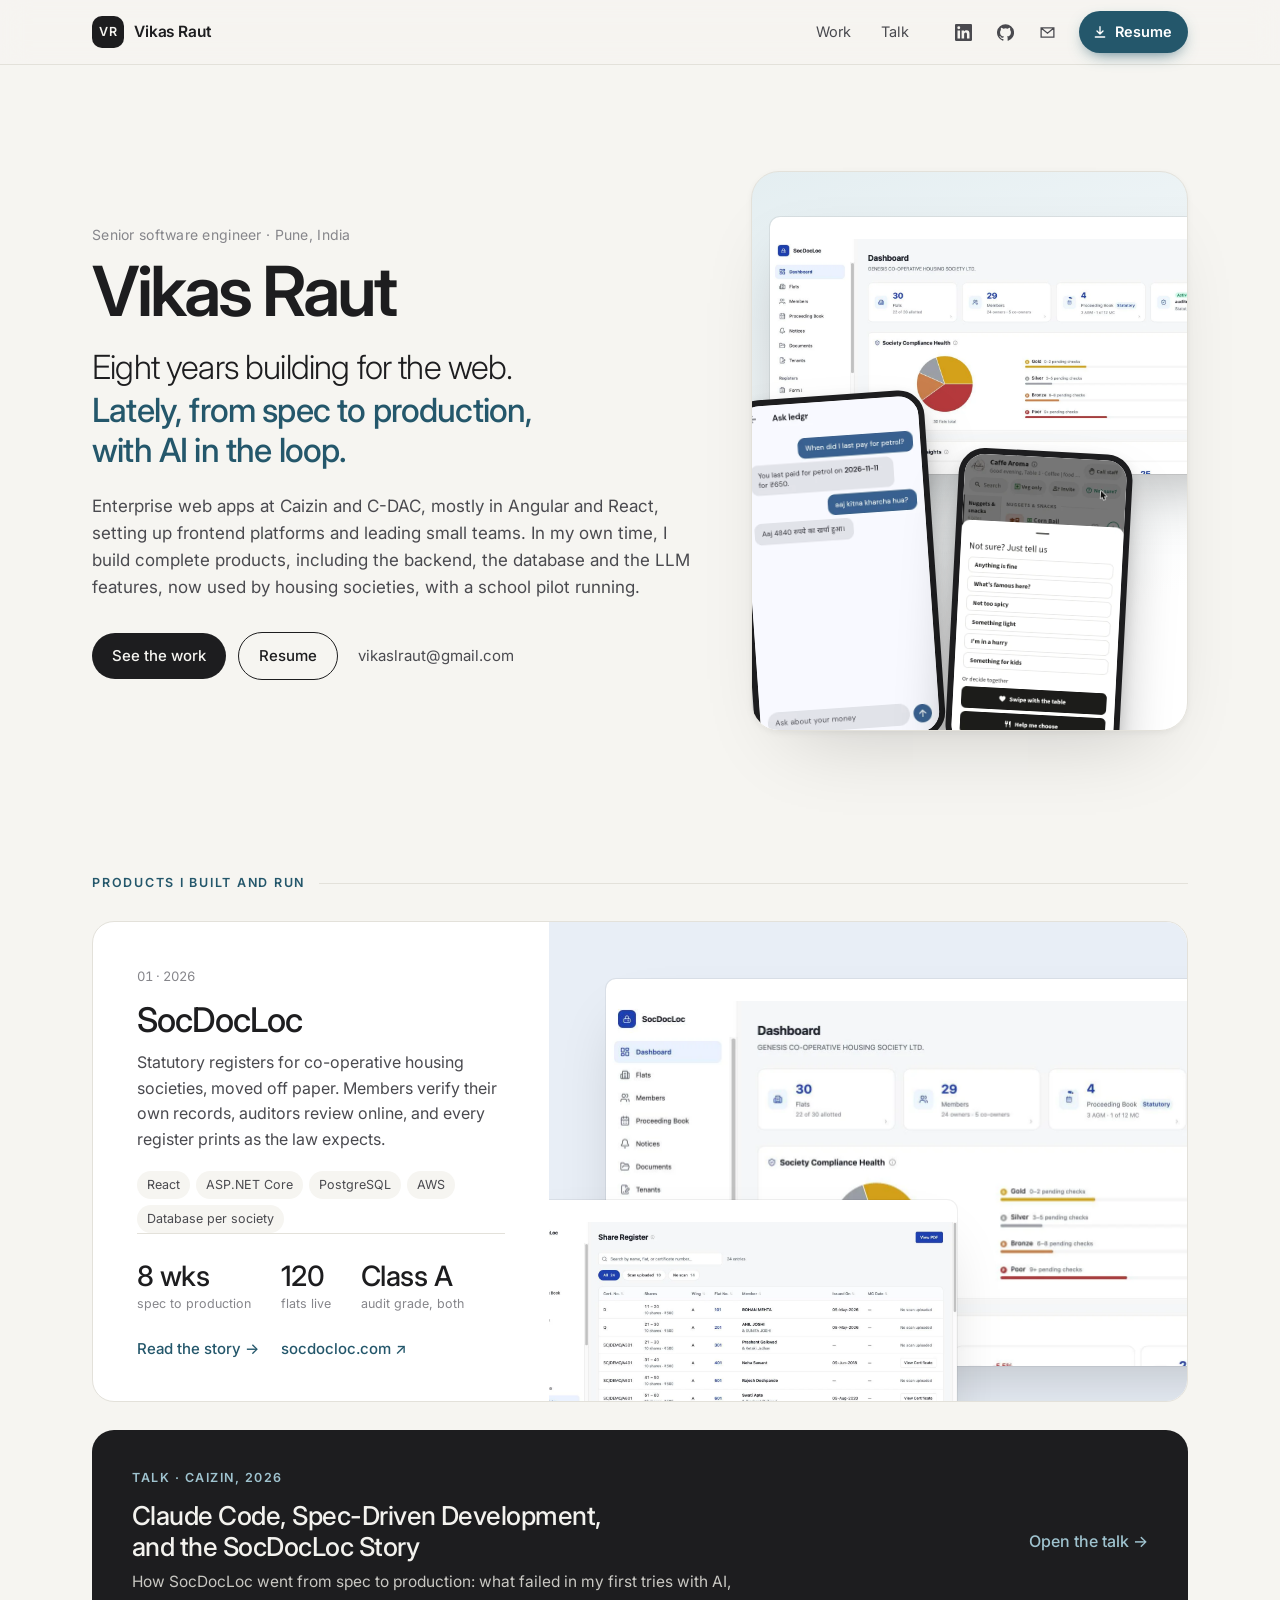
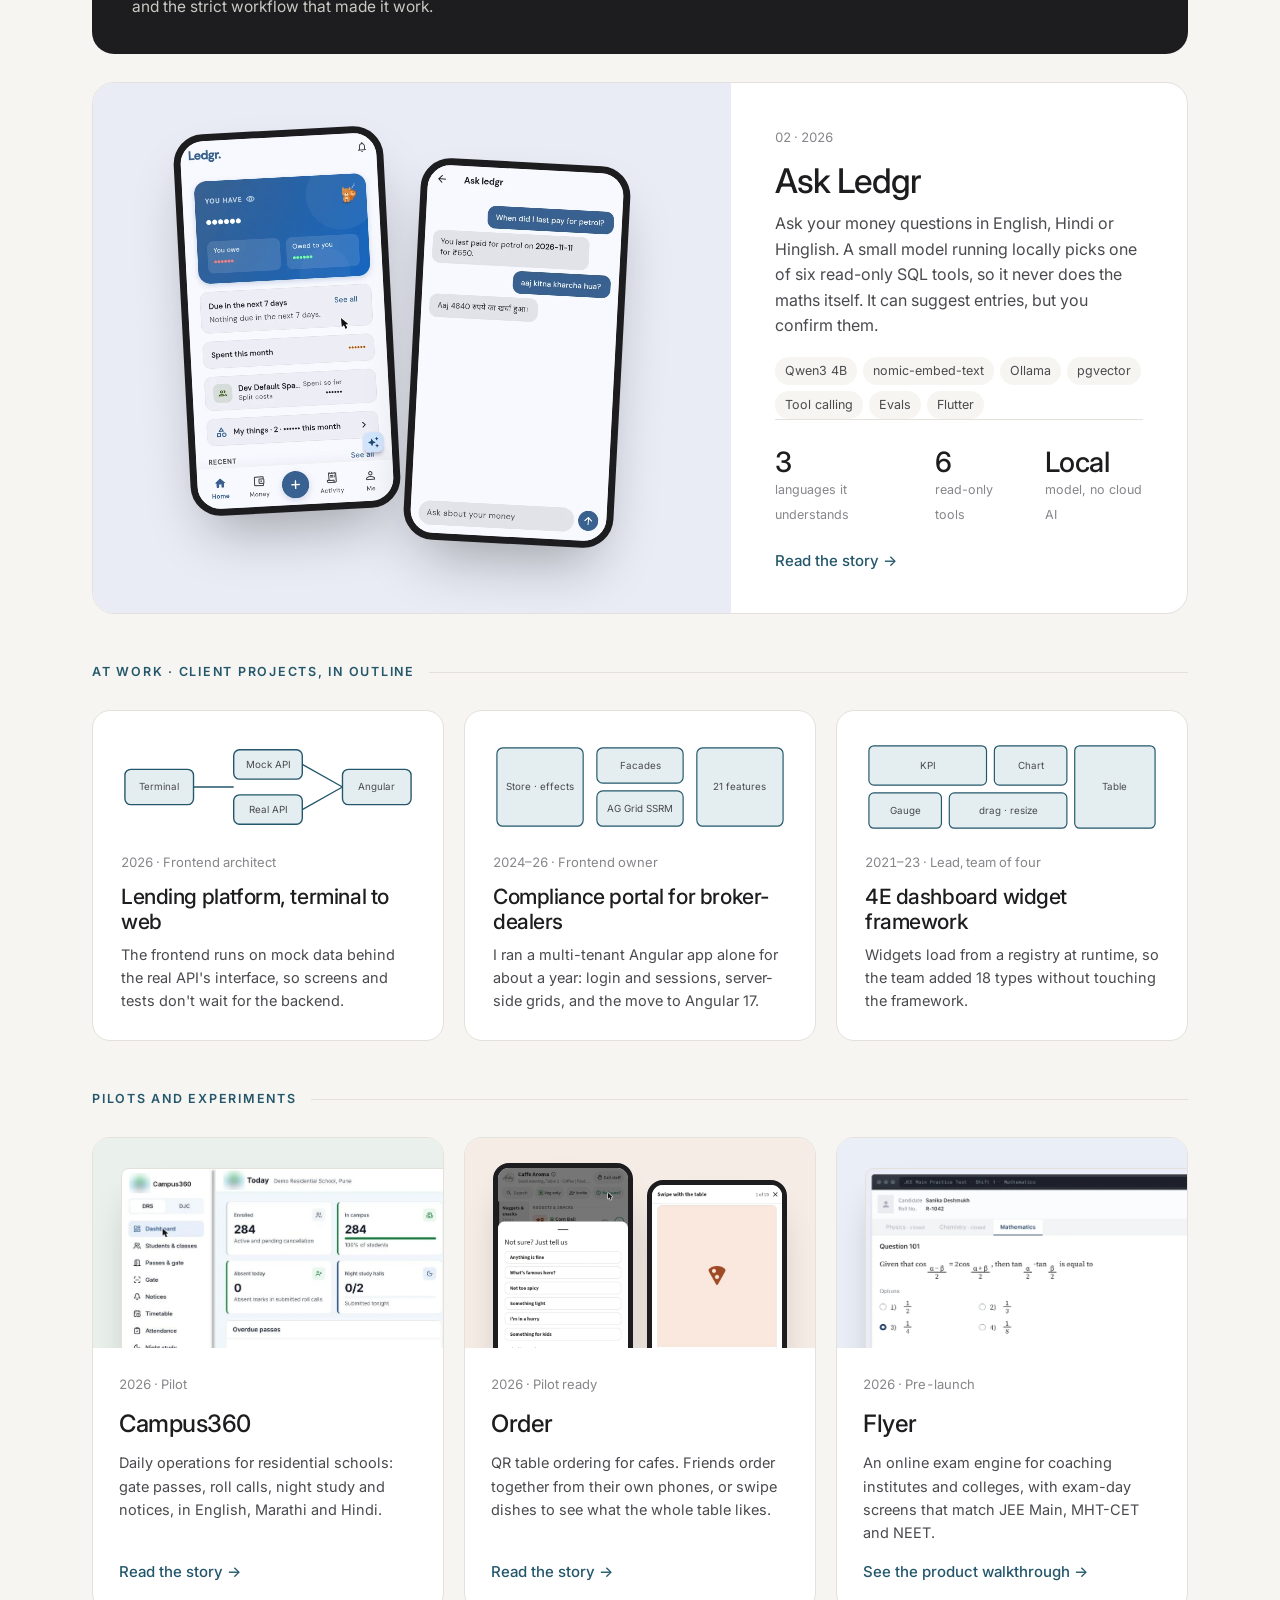
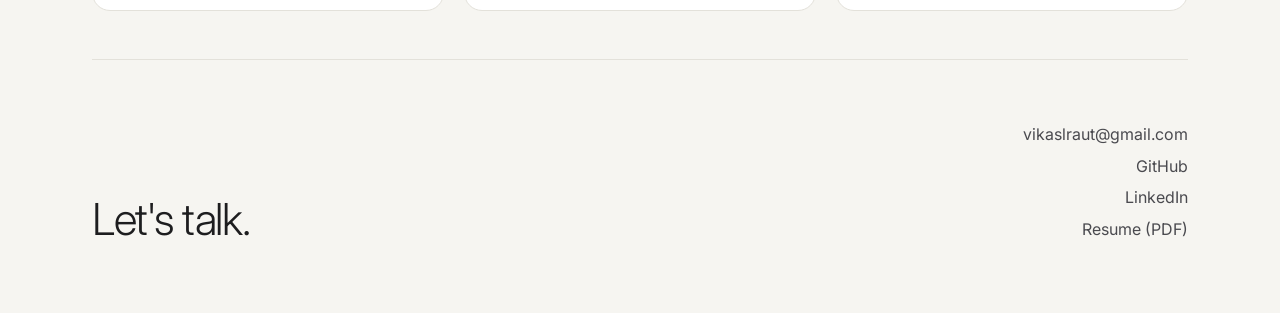
<file: index.html>
<!doctype html>
<html lang="en"><head><meta charset="utf-8"><meta name="viewport" content="width=device-width,initial-scale=1">
<title>Vikas Raut</title>
<meta name="description" content="Vikas Raut, software engineer in Pune. Eight years building for the web; lately, whole products with AI in the loop.">
<link rel="preconnect" href="https://fonts.googleapis.com"><link rel="preconnect" href="https://fonts.gstatic.com" crossorigin>
<link href="https://fonts.googleapis.com/css2?family=Inter:opsz,wght@14..32,300..600&display=swap" rel="stylesheet">
<link rel="stylesheet" href="assets/site.css">
<link rel="icon" href="favicon.svg" type="image/svg+xml"><link rel="icon" href="favicon-32.png" sizes="32x32"><link rel="apple-touch-icon" href="apple-touch-icon.png"></head><body>
<header class="top"><div class="wrap topi"><a class="mono" href="index.html"><span>VR</span><b>Vikas Raut</b></a>
<nav class="menu"><a href="index.html#work">Work</a><a href="index.html#talk">Talk</a></nav>
<div class="acts"><a class="ic" href="https://linkedin.com/in/vikaslraut" target="_blank" rel="noopener" aria-label="LinkedIn" title="LinkedIn"><svg viewBox="0 0 24 24" aria-hidden="true"><path fill="currentColor" d="M20.45 20.45h-3.56v-5.57c0-1.33-.02-3.04-1.85-3.04-1.85 0-2.14 1.45-2.14 2.94v5.67H9.34V9h3.42v1.56h.05c.48-.9 1.64-1.85 3.37-1.85 3.6 0 4.27 2.37 4.27 5.46v6.28zM5.34 7.43a2.06 2.06 0 1 1 0-4.13 2.06 2.06 0 0 1 0 4.13zM7.12 20.45H3.56V9h3.56v11.45zM22.22 0H1.77C.79 0 0 .77 0 1.73v20.54C0 23.23.79 24 1.77 24h20.45c.98 0 1.78-.77 1.78-1.73V1.73C24 .77 23.2 0 22.22 0z"/></svg></a><a class="ic" href="https://github.com/vikaslraut" target="_blank" rel="noopener" aria-label="GitHub" title="GitHub"><svg viewBox="0 0 24 24" aria-hidden="true"><path fill="currentColor" d="M12 .3a12 12 0 0 0-3.8 23.38c.6.12.83-.26.83-.57v-2.02c-3.34.73-4.04-1.6-4.04-1.6-.55-1.4-1.34-1.77-1.34-1.77-1.08-.74.09-.73.09-.73 1.2.09 1.83 1.24 1.83 1.24 1.07 1.83 2.8 1.3 3.49 1 .1-.78.42-1.3.76-1.6-2.67-.3-5.47-1.33-5.47-5.93 0-1.31.47-2.38 1.24-3.22-.13-.3-.54-1.52.12-3.18 0 0 1-.32 3.3 1.23a11.5 11.5 0 0 1 6 0c2.28-1.55 3.29-1.23 3.29-1.23.66 1.66.25 2.88.12 3.18.77.84 1.24 1.91 1.24 3.22 0 4.61-2.81 5.62-5.48 5.92.43.37.82 1.1.82 2.22v3.29c0 .32.22.7.83.57A12 12 0 0 0 12 .3"/></svg></a><a class="ic" href="mailto:vikaslraut@gmail.com" aria-label="Email" title="vikaslraut@gmail.com"><svg viewBox="0 0 24 24" aria-hidden="true"><path fill="none" stroke="currentColor" stroke-width="1.8" d="M3 5.5h18v13H3z M3.5 6l8.5 7 8.5-7"/></svg></a><a class="cvb" href="assets/Vikas-Raut-Resume.pdf" target="_blank" rel="noopener"><svg viewBox="0 0 24 24" aria-hidden="true"><path fill="none" stroke="currentColor" stroke-width="2" stroke-linecap="round" stroke-linejoin="round" d="M12 4v11m0 0-4.5-4.5M12 15l4.5-4.5M5 19.5h14"/></svg><span>Resume</span></a></div></div></header>
<div class="wrap">

<section class="hero">
 <div class="hl">
  <span class="kick">Senior software engineer · Pune, India</span>
  <h1 class="name">Vikas Raut</h1>
  <p class="tag">Eight years building for the web. <em>Lately, from spec to production, with AI in the loop.</em></p>
  <p class="sub">Enterprise web apps at Caizin and C-DAC, mostly in Angular and React, setting up frontend platforms and leading small teams. In my own time, I build complete products, including the backend, the database and the LLM features, now used by housing societies, with a school pilot running.</p>
  <div class="cta"><a class="btn" href="#work">See the work</a><a class="btn ghost" href="assets/Vikas-Raut-Resume.pdf">Resume</a><a class="mail" href="mailto:vikaslraut@gmail.com">vikaslraut@gmail.com</a></div>
 </div>
 <a class="hv" href="#work" aria-label="See the work">
  <div class="br f1" style="width:112%;left:4%;top:8%"><img src="assets/work/sdl-dashboard.webp" alt="SocDocLoc dashboard"></div>
  <div class="ph f2" style="left:-2%;top:40%;width:44%;--r:-4deg"><img src="assets/work/ledgr-m-answer.webp" alt="Ask Ledgr answering in Hinglish"></div>
  <div class="ph f3" style="left:46%;top:50%;width:40%;--r:3deg"><img src="assets/work/order-not-sure.webp" alt="Order: Not sure? helper"></div>
 </a>
</section>

<div class="lbl" id="work">Products I built and run</div>
<section class="work">
 <article class="p">
  <div class="t"><span class="n">01 · 2026</span><h3>SocDocLoc</h3>
   <p>Statutory registers for co-operative housing societies, moved off paper. Members verify their own records, auditors review online, and every register prints as the law expects.</p>
   <div class="tags"><span>React</span><span>ASP.NET Core</span><span>PostgreSQL</span><span>AWS</span><span>Database per society</span></div>
   <div class="stats"><div><b>8 wks</b><small>spec to production</small></div><div><b>120</b><small>flats live</small></div><div><b>Class A</b><small>audit grade, both</small></div></div>
   <div class="links"><a class="more" href="work/socdocloc.html">Read the story →</a><a class="more" href="https://socdocloc.com" target="_blank" rel="noopener">socdocloc.com ↗</a></div></div>
  <a class="v" href="work/socdocloc.html" style="--tint:#e8eef6" aria-label="SocDocLoc story"><div class="br" style="width:118%;left:9%;top:12%"><img src="assets/work/sdl-dashboard.webp" alt="SocDocLoc dashboard showing society compliance health"></div><div class="br" style="width:70%;left:-6%;top:58%"><img src="assets/work/sdl-share-register.webp" alt="Share register screen" loading="lazy"></div></a>
 </article>

 <a class="talkband" id="talk" href="claude-and-i.html">
  <div><span class="kind">Talk · Caizin, 2026</span>
  <h4>Claude Code, Spec-Driven Development, and the SocDocLoc Story</h4>
  <p>How SocDocLoc went from spec to production: what failed in my first tries with AI, and the strict workflow that made it work.</p></div>
  <span class="go">Open the talk →</span></a>

 <article class="p r">
  <div class="t"><span class="n">02 · 2026</span><h3>Ask Ledgr</h3>
   <p>Ask your money questions in English, Hindi or Hinglish. A small model running locally picks one of six read-only SQL tools, so it never does the maths itself. It can suggest entries, but you confirm them.</p>
   <div class="tags"><span>Qwen3 4B</span><span>nomic-embed-text</span><span>Ollama</span><span>pgvector</span><span>Tool calling</span><span>Evals</span><span>Flutter</span></div>
   <div class="stats"><div><b>3</b><small>languages it understands</small></div><div><b>6</b><small>read-only tools</small></div><div><b>Local</b><small>model, no cloud AI</small></div></div>
   <div class="links"><a class="more" href="work/ask-ledgr.html">Read the story →</a></div></div>
  <a class="v" href="work/ask-ledgr.html" style="--tint:#e9ecf5" aria-label="Ask Ledgr story"><div class="ph" style="left:14%;top:9%;transform:rotate(-3deg)"><img src="assets/work/ledgr-m-home.webp" alt="Ledgr home screen" loading="lazy"></div><div class="ph" style="left:50%;top:15%;transform:rotate(3deg)"><img src="assets/work/ledgr-m-answer.webp" alt="Ask Ledgr answering a petrol question and a Hinglish question" loading="lazy"></div></a>
 </article>


</section>

<div class="lbl">At work · client projects, in outline</div>
<section class="client">
 <div class="c"><svg viewBox="0 0 300 96" aria-hidden="true"><g stroke-width="1.4"><rect class="bx" x="4" y="30" width="70" height="36" rx="6"/><rect class="bx" x="115" y="10" width="70" height="30" rx="6"/><rect class="bx" x="115" y="56" width="70" height="30" rx="6"/><rect class="bx" x="226" y="30" width="70" height="36" rx="6"/><path class="ln" d="M74 48h41M185 25l41 23M185 71l41-23"/></g><text x="39" y="51">Terminal</text><text x="150" y="29">Mock API</text><text x="150" y="75">Real API</text><text x="261" y="51">Angular</text></svg>
  <span class="n">2026 · Frontend architect</span><h4>Lending platform, terminal to web</h4><p>The frontend runs on mock data behind the real API's interface, so screens and tests don't wait for the backend.</p></div>
 <div class="c"><svg viewBox="0 0 300 96" aria-hidden="true"><g stroke-width="1.2"><rect class="bx" x="4" y="8" width="88" height="80" rx="6"/><rect class="bx" x="106" y="8" width="88" height="36" rx="6"/><rect class="bx" x="106" y="52" width="88" height="36" rx="6"/><rect class="bx" x="208" y="8" width="88" height="80" rx="6"/></g><text x="48" y="51">Store · effects</text><text x="150" y="30">Facades</text><text x="150" y="74">AG Grid SSRM</text><text x="252" y="51">21 features</text></svg>
  <span class="n">2024–26 · Frontend owner</span><h4>Compliance portal for broker-dealers</h4><p>I ran a multi-tenant Angular app alone for about a year: login and sessions, server-side grids, and the move to Angular 17.</p></div>
 <div class="c"><svg viewBox="0 0 300 96" aria-hidden="true"><g stroke-width="1.2"><rect class="bx" x="4" y="6" width="120" height="40" rx="5"/><rect class="bx" x="132" y="6" width="74" height="40" rx="5"/><rect class="bx" x="214" y="6" width="82" height="84" rx="5"/><rect class="bx" x="4" y="54" width="74" height="36" rx="5"/><rect class="bx" x="86" y="54" width="120" height="36" rx="5"/></g><text x="64" y="30">KPI</text><text x="169" y="30">Chart</text><text x="255" y="51">Table</text><text x="41" y="76">Gauge</text><text x="146" y="76">drag · resize</text></svg>
  <span class="n">2021–23 · Lead, team of four</span><h4>4E dashboard widget framework</h4><p>Widgets load from a registry at runtime, so the team added 18 types without touching the framework.</p></div>
</section>

<div class="lbl">Pilots and experiments</div>
<section class="also">
 <a class="sm" href="work/campus360.html"><div class="smv" style="--tint:#eaf1ec"><img class="wide" src="assets/work/campus-dashboard.webp" alt="Campus360 school dashboard" loading="lazy"></div><div class="smt"><span class="n">2026 · Pilot</span><h4>Campus360</h4><p>Daily operations for residential schools: gate passes, roll calls, night study and notices, in English, Marathi and Hindi.</p><span class="more">Read the story →</span></div></a>
 <a class="sm" href="work/order.html"><div class="smv" style="--tint:#f6ece6"><img src="assets/work/order-not-sure.webp" alt="Order: Not sure? helper" loading="lazy"><img src="assets/work/order-swipe.webp" alt="Order: swipe with the table" loading="lazy"></div><div class="smt"><span class="n">2026 · Pilot ready</span><h4>Order</h4><p>QR table ordering for cafes. Friends order together from their own phones, or swipe dishes to see what the whole table likes.</p><span class="more">Read the story →</span></div></a>
 <a class="sm" href="exam.html"><div class="smv" style="--tint:#eaeef7"><img class="wide" src="assets/work/flyer-skins.webp" alt="Flyer exam skins" loading="lazy"></div><div class="smt"><span class="n">2026 · Pre-launch</span><h4>Flyer</h4><p>An online exam engine for coaching institutes and colleges, with exam-day screens that match JEE Main, MHT-CET and NEET.</p><span class="more">See the product walkthrough →</span></div></a>
</section>



<footer class="foot"><h2>Let's talk.</h2><div class="l"><a href="mailto:vikaslraut@gmail.com">vikaslraut@gmail.com</a><a href="https://github.com/vikaslraut">GitHub</a><a href="https://linkedin.com/in/vikaslraut">LinkedIn</a><a href="assets/Vikas-Raut-Resume.pdf">Resume (PDF)</a></div></footer>
</div></body></html>
</file>
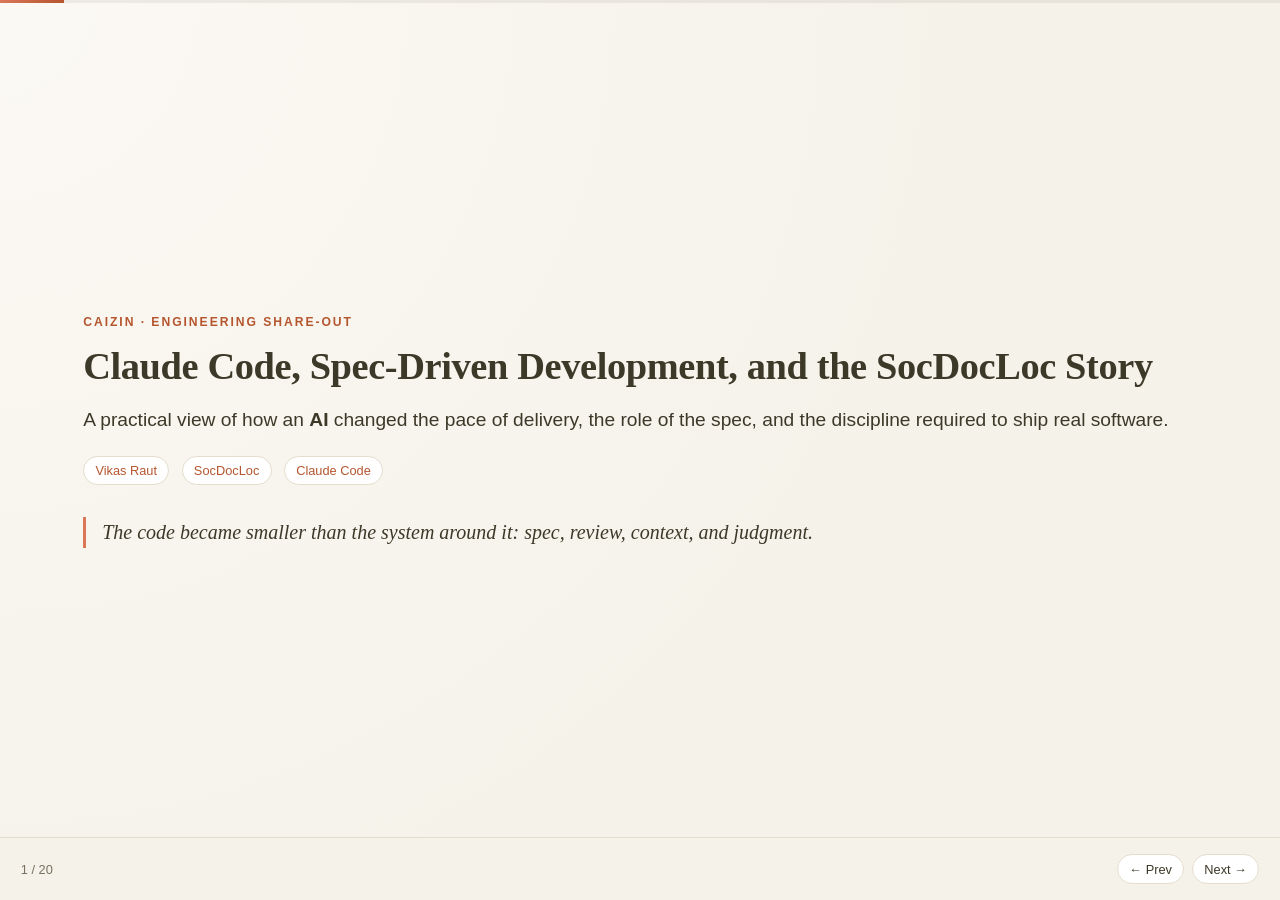
<file: claude-and-i.html>
<!DOCTYPE html>
<html lang="en">
<head>
  <meta charset="UTF-8" />
  <meta name="viewport" content="width=device-width, initial-scale=1.0" />
  <title>Claude Code, Spec-Driven Development, and SocDocLoc</title>
  <style>
    :root {
      --font-serif: Georgia, "Iowan Old Style", "Palatino Linotype", Palatino, "Book Antiqua", serif;
      --font-sans: -apple-system, BlinkMacSystemFont, "Segoe UI", "Helvetica Neue", Helvetica, Arial, sans-serif;
      --font-mono: "SFMono-Regular", Consolas, "Liberation Mono", Menlo, monospace;

      --bg: #F5F2EA;
      --bg-soft: #ECE6D8;
      --surface: #FFFFFF;
      --surface-2: #F0EAE0;
      --text: #3D3929;
      --muted: #78715F;
      --accent: #D97757;
      --accent-2: #B5562F;
      --accent-3: #A8442F;
      --line: #E4DDCC;
    }

    * { box-sizing: border-box; margin: 0; padding: 0; }
    body {
      font-family: var(--font-sans);
      background: radial-gradient(circle at top left, #FBF9F3 0%, var(--bg) 62%);
      color: var(--text);
      overflow: hidden;
    }

    .deck {
      height: 100vh;
      width: 100vw;
      position: relative;
      overflow: hidden;
    }

    .slide {
      position: absolute;
      inset: 0;
      padding: 5.2rem 5.2rem 6.5rem;
      display: flex;
      flex-direction: column;
      justify-content: safe center;
      opacity: 0;
      transform: translateX(20px);
      transition: opacity 0.35s ease, transform 0.35s ease;
      pointer-events: none;
      overflow-y: auto;
    }

    .slide.active {
      opacity: 1;
      transform: translateX(0);
      pointer-events: auto;
    }

    .eyebrow {
      font-family: var(--font-sans);
      text-transform: uppercase;
      letter-spacing: 0.16em;
      font-size: 0.76rem;
      color: var(--accent-2);
      margin-bottom: 1rem;
      font-weight: 700;
    }

    h1, h2 {
      font-family: var(--font-serif);
      font-size: clamp(2rem, 3vw, 3rem);
      line-height: 1.12;
      margin-bottom: 1rem;
      font-weight: 600;
      letter-spacing: -0.01em;
      color: var(--text);
    }

    h3 { font-family: var(--font-sans); font-size: 1.3rem; margin-bottom: 0.75rem; color: var(--accent-2); font-weight: 700; }

    p, li {
      font-family: var(--font-sans);
      font-size: 1.05rem;
      line-height: 1.7;
      color: var(--muted);
    }

    .lead { font-size: 1.2rem; color: var(--text); }

    ul { margin-left: 1.2rem; display: grid; gap: 0.6rem; }
    li { margin-left: 0.4rem; }

    .grid {
      display: grid;
      grid-template-columns: 1.2fr 0.8fr;
      gap: 1.25rem;
      align-items: start;
    }

    .card {
      border: 1px solid var(--line);
      border-radius: 1rem;
      padding: 1rem 1.1rem;
      background: var(--surface);
      box-shadow: 0 1px 2px rgba(61, 57, 41, 0.05);
    }

    .pill {
      display: inline-block;
      border: 1px solid var(--line);
      border-radius: 999px;
      padding: 0.36rem 0.7rem;
      font-size: 0.8rem;
      color: var(--accent-2);
      background: var(--surface);
      margin-right: 0.5rem;
      margin-bottom: 0.6rem;
    }

    .accent { color: var(--accent-2); }
    .accent-3 { color: var(--accent-3); }

    .footer {
      position: absolute;
      left: 0;
      right: 0;
      bottom: 0;
      padding: 1rem 1.3rem;
      display: flex;
      justify-content: space-between;
      align-items: center;
      border-top: 1px solid var(--line);
      background: rgba(245, 242, 234, 0.88);
      backdrop-filter: blur(8px);
      font-size: 0.8rem;
      color: var(--muted);
    }

    .progress {
      position: absolute;
      top: 0;
      left: 0;
      width: 100%;
      height: 3px;
      background: rgba(61, 57, 41, 0.08);
    }

    .progress > span {
      display: block;
      height: 100%;
      width: 0%;
      background: linear-gradient(90deg, var(--accent), var(--accent-2));
      transition: width 0.25s ease;
    }

    .nav {
      display: flex;
      gap: 0.5rem;
    }

    button {
      font-family: var(--font-sans);
      background: var(--surface);
      color: var(--text);
      border: 1px solid var(--line);
      border-radius: 999px;
      padding: 0.4rem 0.7rem;
      cursor: pointer;
      font-size: 0.8rem;
    }

    button:hover { border-color: var(--accent); color: var(--accent-2); }

    .two-col {
      display: grid;
      grid-template-columns: 1fr 1fr;
      gap: 1.1rem;
    }

    .quote {
      font-family: var(--font-serif);
      font-style: italic;
      font-size: 1.25rem;
      line-height: 1.55;
      color: var(--text);
      border-left: 3px solid var(--accent);
      padding-left: 1rem;
      margin: 1rem 0;
    }

    .stats {
      display: grid;
      grid-template-columns: repeat(4, 1fr);
      gap: 0.8rem;
      margin-top: 0.4rem;
    }

    .stat .num {
      display: block;
      font-family: var(--font-serif);
      font-size: 1.6rem;
      font-weight: 700;
      color: var(--accent-2);
    }

    .stat .label {
      font-size: 0.82rem;
      color: var(--muted);
    }

    .chapter-break {
      align-items: center;
      text-align: center;
    }

    .chapter-break .eyebrow { text-align: center; }

    .chapter-break h2 {
      max-width: 22ch;
      margin: 0 auto 1rem;
      background: linear-gradient(90deg, var(--text), var(--accent-2));
      -webkit-background-clip: text;
      background-clip: text;
      -webkit-text-fill-color: transparent;
    }

    .chapter-break .lead {
      max-width: 56ch;
      margin: 0 auto 1.6rem;
    }

    .reveal-list {
      display: grid;
      gap: 0.8rem;
      max-width: 700px;
      margin: 0 auto;
      text-align: left;
    }

    .reveal-list .card {
      display: flex;
      align-items: baseline;
      gap: 0.8rem;
    }

    .reveal-list .card .n {
      flex: none;
      font-family: var(--font-serif);
      font-size: 1.1rem;
      font-weight: 700;
      color: var(--accent-2);
    }

    .big-num {
      position: absolute;
      top: 0.5rem;
      right: 1.5rem;
      font-family: var(--font-serif);
      font-size: 11rem;
      font-weight: 700;
      color: rgba(61, 57, 41, 0.05);
      line-height: 1;
      pointer-events: none;
      user-select: none;
      z-index: 0;
    }

    .evidence-grid {
      display: grid;
      grid-template-columns: 1fr 1fr;
      gap: 0.8rem;
      margin-top: 1rem;
    }

    .card.evidence .src {
      display: block;
      font-family: var(--font-sans);
      text-transform: uppercase;
      letter-spacing: 0.08em;
      font-size: 0.72rem;
      color: var(--accent-2);
      font-weight: 700;
      margin-bottom: 0.4rem;
    }

    .card.evidence p { font-size: 0.92rem; }

    .vscode-link {
      position: absolute;
      top: 1.3rem;
      right: 1.8rem;
      z-index: 2;
      display: inline-flex;
      align-items: center;
      gap: 0.35rem;
      font-family: var(--font-sans);
      font-size: 0.72rem;
      font-weight: 600;
      color: var(--accent-2);
      background: var(--surface);
      border: 1px solid var(--line);
      border-radius: 999px;
      padding: 0.35rem 0.75rem 0.35rem 0.55rem;
      text-decoration: none;
      box-shadow: 0 1px 2px rgba(61, 57, 41, 0.06);
      transition: border-color 0.2s ease, color 0.2s ease, background 0.2s ease;
    }

    .vscode-link:hover { border-color: var(--accent); color: var(--accent-3); background: var(--bg-soft); }
    .vscode-link svg { width: 13px; height: 13px; flex: none; }

    .link-row {
      position: absolute;
      top: 1.3rem;
      right: 1.8rem;
      z-index: 2;
      display: flex;
      gap: 0.5rem;
    }

    .link-row .vscode-link { position: static; top: auto; right: auto; }

    .flyer-btn {
      margin-top: 1.1rem;
      font-family: var(--font-sans);
      background: rgba(217, 119, 87, 0.08);
      border: 1px solid var(--accent);
      color: var(--accent-2);
      border-radius: 999px;
      padding: 0.55rem 1rem;
      font-size: 0.85rem;
      cursor: pointer;
    }

    .flyer-btn:hover { background: rgba(217, 119, 87, 0.16); }

    .flyer-backdrop {
      position: fixed;
      inset: 0;
      background: rgba(61, 57, 41, 0.4);
      opacity: 0;
      pointer-events: none;
      transition: opacity 0.35s ease;
      z-index: 40;
    }

    .flyer-backdrop.open { opacity: 1; pointer-events: auto; }

    .flyer-panel {
      position: fixed;
      top: 0;
      right: -100%;
      bottom: 0;
      width: min(480px, 92vw);
      background: var(--surface-2);
      border-left: 3px solid var(--accent);
      box-shadow: -16px 0 48px rgba(61, 57, 41, 0.18);
      padding: 3rem 2rem 2rem;
      overflow-y: auto;
      z-index: 41;
      transition: right 0.4s cubic-bezier(.6,.02,.1,1);
    }

    .flyer-panel.open { right: 0; }
    .flyer-panel h3 { font-family: var(--font-serif); color: var(--text); margin-bottom: 1rem; }
    .flyer-panel p { font-family: var(--font-sans); font-size: 0.88rem; margin-bottom: 0.9rem; max-width: none; color: var(--muted); }

    .flyer-close {
      font-family: var(--font-sans);
      font-size: 0.7rem;
      text-transform: uppercase;
      letter-spacing: 0.14em;
      color: var(--accent-2);
      margin-bottom: 1rem;
      cursor: pointer;
      font-weight: 700;
    }

    .flyer-hint {
      display: block;
      margin-top: 0.5rem;
      font-size: 0.78rem;
      color: var(--muted);
    }

    .shelf {
      font-family: var(--font-mono);
      font-size: 0.78rem;
      line-height: 1.6;
      white-space: pre-wrap;
      color: var(--muted);
      background: var(--bg-soft);
      border: 1px solid var(--line);
      border-radius: 0.75rem;
      padding: 1rem 1.1rem;
      overflow-x: auto;
      margin-top: 0.8rem;
    }

    .shelf b { color: var(--text); }

    .level-tag {
      display: block;
      font-family: var(--font-sans);
      font-size: 0.72rem;
      text-transform: uppercase;
      letter-spacing: 0.1em;
      color: var(--accent-2);
      font-weight: 700;
      margin-bottom: 0.6rem;
    }

    .pipeline-steps-list { display: grid; gap: 0.5rem; }

    .pipeline-step {
      display: flex;
      gap: 0.6rem;
      align-items: baseline;
      font-size: 0.9rem;
      color: var(--muted);
    }

    .pipeline-step .num {
      color: var(--accent-2);
      font-weight: 700;
      font-family: var(--font-mono);
      flex: none;
    }

    .pipeline-step.gate { color: #8A3B2A; }
    .pipeline-step.gate .num { color: var(--accent-3); }

    .kv-list { display: grid; gap: 0.55rem; margin-top: 0.9rem; }

    .kv-row {
      display: grid;
      grid-template-columns: 9rem 1fr;
      gap: 0.8rem;
      align-items: baseline;
      border-bottom: 1px solid var(--line);
      padding-bottom: 0.5rem;
    }

    .kv-row .k {
      font-family: var(--font-sans);
      font-size: 0.78rem;
      text-transform: uppercase;
      letter-spacing: 0.06em;
      color: var(--accent-2);
      font-weight: 700;
    }

    .kv-row .v { font-size: 0.88rem; color: var(--muted); }

    .catch-chart {
      display: grid;
      gap: 0.7rem;
      margin-top: 1.1rem;
      max-width: 640px;
    }

    .catch-row {
      display: grid;
      grid-template-columns: 12rem 1fr 2.5rem;
      align-items: center;
      gap: 0.7rem;
    }

    .catch-row .label { font-size: 0.85rem; color: var(--text); font-weight: 600; }

    .bar-track {
      height: 0.9rem;
      background: rgba(61, 57, 41, 0.07);
      border-radius: 999px;
      overflow: hidden;
    }

    .bar-track .bar { height: 100%; border-radius: 999px; }

    .catch-row .num {
      font-family: var(--font-mono);
      font-weight: 700;
      text-align: right;
      color: var(--text);
    }

    .cap {
      font-size: 0.78rem;
      color: var(--muted);
      margin-top: 0.4rem;
      font-style: italic;
    }

    .formula {
      font-family: var(--font-serif);
      font-size: clamp(1.6rem, 3vw, 2.4rem);
      font-weight: 600;
      text-align: center;
      margin: 1.4rem auto;
      color: var(--text);
      max-width: 26ch;
    }

    .formula em { color: var(--accent-2); font-style: normal; }

    .named-note {
      border: 1px solid var(--line);
      border-radius: 0.75rem;
      padding: 0.9rem 1.1rem;
      margin-top: 1rem;
      font-size: 0.85rem;
      color: var(--muted);
      max-width: 60ch;
      margin-left: auto;
      margin-right: auto;
      background: var(--surface);
    }

    .named-note .lbl {
      display: block;
      font-family: var(--font-sans);
      font-size: 0.72rem;
      text-transform: uppercase;
      letter-spacing: 0.08em;
      color: var(--accent-2);
      font-weight: 700;
      margin-bottom: 0.4rem;
    }

    .plain-list { display: grid; gap: 0.6rem; margin-top: 0.9rem; }

    .plain-list li {
      list-style: none;
      padding-left: 1.4rem;
      position: relative;
      color: var(--text);
    }

    .plain-list li::before {
      content: "—";
      position: absolute;
      left: 0;
      color: var(--accent-2);
    }

    .prior-art-table {
      width: 100%;
      border-collapse: collapse;
      font-size: 0.78rem;
      margin-top: 0.9rem;
    }

    .prior-art-table th,
    .prior-art-table td {
      text-align: left;
      padding: 0.5rem 0.7rem;
      border-bottom: 1px solid var(--line);
      color: var(--muted);
    }

    .prior-art-table th {
      color: var(--accent-2);
      text-transform: uppercase;
      font-size: 0.68rem;
      letter-spacing: 0.05em;
      font-weight: 700;
    }

    .prior-art-table td:first-child { color: var(--text); }

    .section-label {
      font-family: var(--font-sans);
      font-size: 0.72rem;
      text-transform: uppercase;
      letter-spacing: 0.1em;
      color: var(--accent-2);
      font-weight: 700;
      margin-top: 1.2rem;
      margin-bottom: 0.3rem;
    }

    .review-scale { display: grid; gap: 0.6rem; margin-top: 0.5rem; }

    .review-axis {
      display: grid;
      grid-template-columns: 6.8rem 1fr;
      gap: 0.7rem;
      font-family: var(--font-sans);
      font-size: 0.62rem;
      text-transform: uppercase;
      letter-spacing: 0.05em;
      color: var(--muted);
    }

    .review-axis .labels { display: flex; justify-content: space-between; }

    .review-row-top {
      display: grid;
      grid-template-columns: 6.8rem 1fr;
      gap: 0.7rem;
      align-items: center;
    }

    .review-label { font-size: 0.8rem; font-weight: 700; color: var(--text); line-height: 1.2; }

    .review-track {
      position: relative;
      height: 0.5rem;
      border-radius: 999px;
      background: linear-gradient(90deg, #8FAF87, #D9A657 55%, #C1503F);
    }

    .review-dot {
      position: absolute;
      top: 50%;
      width: 0.75rem;
      height: 0.75rem;
      border-radius: 50%;
      background: var(--surface);
      border: 2px solid var(--text);
      transform: translate(-50%, -50%);
    }

    .review-caption {
      margin-left: calc(6.8rem + 0.7rem);
      font-size: 0.74rem;
      line-height: 1.4;
      color: var(--muted);
      margin-top: 0.15rem;
      max-width: none;
    }

    .meeting-scene {
      display: flex;
      align-items: center;
      justify-content: center;
      height: 100%;
    }

    .meeting-room {
      position: relative;
      width: 100%;
      height: 220px;
      background: linear-gradient(180deg, var(--surface) 0%, var(--surface-2) 100%);
      border: 1px solid var(--line);
      border-radius: 1rem;
      display: flex;
      align-items: flex-end;
      justify-content: space-between;
      padding: 1.6rem 2rem 0;
      overflow: hidden;
    }

    .meeting-table {
      position: absolute;
      bottom: 0;
      left: 50%;
      transform: translateX(-50%);
      width: 62%;
      height: 22px;
      background: var(--bg-soft);
      border: 1px solid var(--line);
      border-bottom: none;
      border-radius: 50% 50% 0 0 / 100% 100% 0 0;
    }

    .figure {
      position: relative;
      display: flex;
      flex-direction: column;
      align-items: center;
      width: 84px;
      z-index: 1;
    }

    .figure-svg { width: 58px; height: 82px; transition: transform 0.3s ease; }
    .figure.talking .figure-svg { animation: figureBounce 0.6s ease-in-out infinite alternate; }

    .figure-svg .head { fill: var(--text); }
    .figure-svg .body { fill: var(--accent); }
    .figure-bot .figure-svg .head { fill: var(--muted); }
    .figure-bot .figure-svg .body { fill: var(--accent-2); }
    .figure-bot .figure-svg .eye { fill: var(--surface); }
    .figure-bot .figure-svg .antenna { stroke: var(--muted); stroke-width: 2; }
    .figure-bot .figure-svg .antenna-tip { fill: var(--accent-2); }
    .figure-bot.talking .figure-svg .eye { fill: var(--accent); }

    .figure-label {
      margin-top: 0.4rem;
      font-family: var(--font-sans);
      font-size: 0.7rem;
      text-transform: uppercase;
      letter-spacing: 0.08em;
      color: var(--muted);
    }

    .speech-bubble {
      position: absolute;
      top: -2.5rem;
      display: flex;
      gap: 4px;
      background: var(--surface);
      border: 1px solid var(--line);
      border-radius: 999px;
      padding: 0.4rem 0.6rem;
      opacity: 0;
      transform: translateY(6px) scale(0.9);
      transition: opacity 0.3s ease, transform 0.3s ease;
      box-shadow: 0 2px 6px rgba(61, 57, 41, 0.08);
    }

    .figure.talking .speech-bubble { opacity: 1; transform: translateY(0) scale(1); }

    .speech-bubble span {
      width: 6px;
      height: 6px;
      border-radius: 50%;
      background: var(--accent);
      display: block;
      animation: dotPulse 1s infinite ease-in-out;
    }

    .speech-bubble span:nth-child(2) { animation-delay: 0.15s; }
    .speech-bubble span:nth-child(3) { animation-delay: 0.3s; }

    @keyframes dotPulse {
      0%, 60%, 100% { transform: translateY(0); opacity: 0.5; }
      30% { transform: translateY(-4px); opacity: 1; }
    }

    @keyframes figureBounce {
      from { transform: translateY(0); }
      to { transform: translateY(-3px); }
    }

    .cartoon-wrap { display: flex; justify-content: center; margin: 1rem 0; }
    .cartoon { max-width: 860px; width: 100%; }
    .cartoon text { font-family: var(--font-mono); }

    .cartoon .c-machine { animation: chug 0.6s ease-in-out infinite alternate; }
    @keyframes chug { from { transform: translateY(0); } to { transform: translateY(2.5px); } }

    .cartoon .c-light { animation: blinklight 1s steps(1) infinite; }
    @keyframes blinklight { 50% { opacity: 0.2; } }

    .cartoon .c-fly { transform-box: fill-box; transform-origin: center; animation: fly 2.4s linear infinite; }
    @keyframes fly {
      0% { transform: translate(0,0) rotate(0deg); opacity: 0; }
      10% { opacity: 1; }
      50% { transform: translate(120px,6px) rotate(45deg); opacity: 1; }
      90% { opacity: 1; }
      100% { transform: translate(238px,62px) rotate(88deg); opacity: 0; }
    }

    .cartoon .c-belt { animation: beltmove 2.4s linear infinite; }
    @keyframes beltmove { from { transform: translateX(0); } to { transform: translateX(80px); } }

    .cartoon .c-fadein { animation: fin 2.4s linear infinite; }
    @keyframes fin { 0% { opacity: 0; } 35% { opacity: 1; } 100% { opacity: 1; } }

    .cartoon .c-fadeout { animation: fout 2.4s linear infinite; }
    @keyframes fout { 0% { opacity: 1; } 65% { opacity: 1; } 100% { opacity: 0; } }

    .cartoon .c-roller { transform-box: fill-box; transform-origin: center; animation: roll 1.7s linear infinite; }
    @keyframes roll { to { transform: rotate(360deg); } }

    .cartoon .c-pile { transform-box: fill-box; transform-origin: 80% 100%; animation: teeter 3.4s ease-in-out infinite; }
    @keyframes teeter { 0%, 100% { transform: rotate(0deg); } 50% { transform: rotate(2deg); } }

    .cartoon .c-b1 { animation: sp1 7s linear infinite; }
    @keyframes sp1 { 0%, 10% { opacity: 0; } 18%, 88% { opacity: 1; } 96%, 100% { opacity: 0; } }

    .cartoon .c-b2 { transform-box: fill-box; transform-origin: center; animation: sp2 7s linear infinite; }
    @keyframes sp2 {
      0%, 48% { opacity: 0; transform: scale(0.6); }
      55% { opacity: 1; transform: scale(1.15); }
      62%, 88% { opacity: 1; transform: scale(1); }
      96%, 100% { opacity: 0; }
    }

    @media (prefers-reduced-motion: reduce) {
      .cartoon .c-machine, .cartoon .c-light, .cartoon .c-fly, .cartoon .c-belt,
      .cartoon .c-fadein, .cartoon .c-fadeout, .cartoon .c-roller, .cartoon .c-pile,
      .cartoon .c-b1, .cartoon .c-b2 { animation: none; }
    }

    @media (max-width: 900px) {
      .slide { padding: 3rem 1.2rem 5rem; }
      .grid, .two-col { grid-template-columns: 1fr; }
    }
  </style>
<link rel="icon" href="favicon.svg" type="image/svg+xml"><link rel="icon" href="favicon-32.png" sizes="32x32"><link rel="apple-touch-icon" href="apple-touch-icon.png"></head>
<body>
  <div class="deck">
    <div class="progress"><span id="progressBar"></span></div>

    <section class="slide active">
      <div class="eyebrow">Caizin · Engineering Share-out</div>
      <h1>Claude Code, Spec-Driven Development, and the SocDocLoc Story</h1>
      <p class="lead">A practical view of how an <b>AI</b> changed the pace of delivery, the role of the spec, and the discipline required to ship real software.</p>
      <div style="margin-top: 1.2rem;">
        <span class="pill">Vikas Raut</span>
        <span class="pill">SocDocLoc</span>
        <span class="pill">Claude Code</span>
      </div>
      <div class="quote" style="margin-top: 1.4rem;">The code became smaller than the system around it: spec, review, context, and judgment.</div>
    </section>

    <section class="slide">
      <div class="eyebrow">01 · Why now</div>
      <h2>The one FOMO-led decision I feel good about</h2>
      <div class="two-col">
        <div class="card">
          <h3>The grind</h3>
          <p>Smarsh/Cyber has been exhausting for months — 60-hour work weeks were the norm. The way of working there was its own controversy, not the scope of this deck, but every one of my earlier attempts at AI-assisted development failed. I know why now. If I could time-travel six months back with the lessons I hold today, I'd do it differently.</p>
        </div>
        <div class="card">
          <h3>The spark</h3>
          <p>Claude Sonnet 4.6's training cutoff was August 2025. After that, the dev forums exploded over how far it had pulled ahead in AI-assisted coding. All reading and no hands-on was making Vikas a dull boy. The FOMO made me restless — so in March 2026, much later than I'd like to admit, I picked this project as my first independent experiment to truly live like a vibe-coder.</p>
        </div>
      </div>
      <div class="quote" style="margin-top: 1rem;">Most of my FOMO-led decisions are over-estimated. This one felt personally rewarding, and I feel obligated to share it — with the caveat that I've only scratched the surface. There's a lot more here to try and achieve.</div>
    </section>

    <section class="slide">
      <div class="link-row">
        <a class="vscode-link" href="vscode://file/Users/v/work/society-desk/docs/product/README.md" title="Open docs/product/README.md in VS Code"><svg viewBox="0 0 24 24" fill="none"><path d="M9 18L3 12L9 6" stroke="currentColor" stroke-width="2" stroke-linecap="round" stroke-linejoin="round"/><path d="M15 6L21 12L15 18" stroke="currentColor" stroke-width="2" stroke-linecap="round" stroke-linejoin="round"/></svg>product/README.md</a>
        <a class="vscode-link" href="https://dev.socdocloc.com" target="_blank" rel="noopener noreferrer" title="Open the live app — dev.socdocloc.com"><svg viewBox="0 0 24 24" fill="none"><path d="M7 17L17 7M17 7H9M17 7V15" stroke="currentColor" stroke-width="2" stroke-linecap="round" stroke-linejoin="round"/></svg>dev.socdocloc.com</a>
      </div>
      <div class="eyebrow">02 · The context</div>
      <h2>SocDocLoc — a brief to set the context of this conversation</h2>
      <div class="two-col">
        <div class="card">
          <h3>What it is</h3>
          <p>A simple document locker for housing societies, built on statutory mandates in the Model Bye-laws 2014 and the MCS Act 1960 — an act amended repeatedly across 66 years. Societies are required to audit themselves; the DDR is the authority meant to supervise, review, and control.</p>
        </div>
        <div class="card">
          <h3>The pain</h3>
          <p>Most societies don't clear the audit; very few earn a Class A certificate. The scramble starts when matters turn legal, or when a society considers redevelopment — the cost of not maintaining statutory documents surfaces exactly when management committees expect it least. At the root of it: plain unawareness.</p>
        </div>
      </div>
      <div class="card" style="margin-top: 0.9rem;">
        <h3>What it does</h3>
        <p>SocDocLoc digitizes every document a housing society is expected to maintain, leaving only 3 that still need to exist as physical copies. The property card initiative — a digital certificate of ownership — could eliminate the need for those 3 as well. We'll see how that pans out.</p>
      </div>
      <div class="card" style="margin-top: 0.9rem; border-color: var(--accent);">
        <h3>The win</h3>
        <div class="stats">
          <div class="stat"><span class="num">8 wks</span><span class="label">spec to production</span></div>
          <div class="stat"><span class="num">~100 hrs</span><span class="label">total person-hours</span></div>
          <div class="stat"><span class="num">2 societies</span><span class="label">120 flats onboarded</span></div>
          <div class="stat"><span class="num">99K</span><span class="label">lines of code</span></div>
        </div>
        <p style="margin-top: 0.7rem;">Cleared our internal SOC2 Type II audit and DPDP Act compliance. Both onboarded societies cleared their audit with a DDR-attested Class A certificate. We now have the proof — it's up to the sales team to take it ahead from here. My job (sort of) ends here.</p>
      </div>
    </section>

    <section class="slide">
      <div class="eyebrow">03 · The thesis</div>
      <h2>My thesis — I will not write a single line of code, but will review all of it</h2>
      <div class="two-col">
        <div class="card">
          <h3>The thesis</h3>
          <p>Picking up signals from the dev forums, I formed my own thesis on how a greenfield app could take birth — from idea, to definition, to execution, to deployment, to onboarding real customers. Not a single line of code written by hand, but every line of AI-generated code reviewed.</p>
          <p style="margin-top: 0.6rem;">Easy enough for a greenfield app. Probably not so easy on a 5+ year legacy codebase with nothing documented. The thesis had to be tested before I started coding.</p>
        </div>
        <div class="card">
          <h3>Where it came from</h3>
          <p>It stemmed from the "good" projects I'd worked on at Caizin and in my past life — the 4E rehaul above all, 14 months with 4–5 engineers. Specs lived in Jira and Confluence, mostly written by MJ, then synthesized into developer-focused epics and stories, each linked back to the original definition.</p>
        </div>
      </div>
      <div class="card" style="margin-top: 0.9rem;">
        <h3>Getting started</h3>
        <p>That experience of what a "good" SDLC looks like added real value to the thesis. I started small — just a password-less login screen. Frontend on React/shadcn, backend on C# services, Postgres for the database, AWS SES for emails. The project folder structure took shape from there.</p>
      </div>
    </section>

    <section class="slide">
      <a class="vscode-link" href="vscode://file/Users/v/work/society-desk/docs/context/domains" title="Open docs/context/domains in VS Code"><svg viewBox="0 0 24 24" fill="none"><path d="M9 18L3 12L9 6" stroke="currentColor" stroke-width="2" stroke-linecap="round" stroke-linejoin="round"/><path d="M15 6L21 12L15 18" stroke="currentColor" stroke-width="2" stroke-linecap="round" stroke-linejoin="round"/></svg>context/domains/</a>
      <div class="eyebrow">04 · Getting real</div>
      <h2>How do I "really" start? — the part no one warns you about with spec-driven, AI-assisted build-out</h2>
      <div class="two-col">
        <div class="card">
          <h3>Where I got stuck</h3>
          <p>I acted like a typical engineer — got my tiers and layers ready in VS Code. But starting an actual feature build-out is where I first felt lost.</p>
          <p style="margin-top: 0.6rem;">If this was spec-driven + AI, it became clear the spec had to live closer to the code. This time, in the GitHub repo — not Jira. Not yet.</p>
        </div>
        <div class="card">
          <h3>The key was to start with definition</h3>
          <ul>
            <li>What is the product expected to do?</li>
            <li>What business model does it serve?</li>
            <li>How do we expect users to interact with it?</li>
            <li>Why would users follow a certain workflow?</li>
            <li>What are my domain entities, and how crisply can I define their relationships?</li>
            <li>How are features laid out — who (role) does what, where, and how?</li>
          </ul>
        </div>
      </div>
      <div class="quote" style="margin-top: 1rem;">A high-level definition was hand-written. Tell the AI everything it needs to know — serve the context it needs on a platter. <span class="accent">The WHY comes in the slides that follow.</span></div>
    </section>

    <section class="slide">
      <a class="vscode-link" href="vscode://file/Users/v/work/society-desk/docs/references/Laws" title="Open docs/references/Laws in VS Code"><svg viewBox="0 0 24 24" fill="none"><path d="M9 18L3 12L9 6" stroke="currentColor" stroke-width="2" stroke-linecap="round" stroke-linejoin="round"/><path d="M15 6L21 12L15 18" stroke="currentColor" stroke-width="2" stroke-linecap="round" stroke-linejoin="round"/></svg>references/Laws/</a>
      <div class="eyebrow">05 · The writing</div>
      <h2>3 weeks of just "writing"</h2>
      <div class="two-col">
        <div class="card">
          <h3>How I wrote</h3>
          <ul>
            <li>Not Shashi Tharoor style — plain, basic English.</li>
            <li>Highly accurate, complete sentences.</li>
            <li>Instruction-style, without unnecessarily personifying Claude.</li>
          </ul>
          <p class="quote" style="margin-top: 0.7rem;">PS: Claude never takes offense, is never rude, is never sad — but it also never pushes back, it keeps obeying... until it doesn't. So don't abuse it when it fails; reinforce it when it does well. That's how output quality compounds.</p>
        </div>
        <div class="card">
          <h3>What I wrote</h3>
          <ul>
            <li>Defined the problem — sometimes over and over again.</li>
            <li>Defined every word in the domain nomenclature, and let the model trace it back to the Model Bye-laws and MCS Act (both public PDFs).</li>
            <li>Collected all artifacts and supported them with evidence.</li>
            <li>Described the app's behavior, literally.</li>
            <li>Described every detail of user interaction.</li>
          </ul>
        </div>
      </div>
    </section>

    <section class="slide">
      <div class="link-row">
        <a class="vscode-link" href="vscode://file/Users/v/work/society-desk/docs/working/DATA_SCORECARD_SPEC.md" title="Open docs/working/DATA_SCORECARD_SPEC.md in VS Code"><svg viewBox="0 0 24 24" fill="none"><path d="M9 18L3 12L9 6" stroke="currentColor" stroke-width="2" stroke-linecap="round" stroke-linejoin="round"/><path d="M15 6L21 12L15 18" stroke="currentColor" stroke-width="2" stroke-linecap="round" stroke-linejoin="round"/></svg>DATA_SCORECARD_SPEC.md</a>
        <a class="vscode-link" href="vscode://file/Users/v/work/society-desk/docs/working/DECISIONS_LOG.md:201" title="Open DECISIONS_LOG.md at LG-3 — an old, rescinded decision (2026-05-24)"><svg viewBox="0 0 24 24" fill="none"><path d="M9 18L3 12L9 6" stroke="currentColor" stroke-width="2" stroke-linecap="round" stroke-linejoin="round"/><path d="M15 6L21 12L15 18" stroke="currentColor" stroke-width="2" stroke-linecap="round" stroke-linejoin="round"/></svg>reverted (old)</a>
        <a class="vscode-link" href="vscode://file/Users/v/work/society-desk/docs/working/DECISIONS_LOG.md:91" title="Open DECISIONS_LOG.md at AGREEMENT-DIALOG-DEPOSIT-WARNING — a recent, reversed decision (2026-07-26)"><svg viewBox="0 0 24 24" fill="none"><path d="M9 18L3 12L9 6" stroke="currentColor" stroke-width="2" stroke-linecap="round" stroke-linejoin="round"/><path d="M15 6L21 12L15 18" stroke="currentColor" stroke-width="2" stroke-linecap="round" stroke-linejoin="round"/></svg>reverted (latest)</a>
      </div>
      <div class="eyebrow">06 · The WHY</div>
      <h2>Describing the solution architecture — like a "good" (engineer) boy</h2>
      <div class="two-col">
        <div class="card">
          <h3>Beyond WHAT and HOW</h3>
          <p>I don't recall the last time I wrote this much about my engineering decisions. This time it went beyond the WHAT and the HOW, into the WHY — in plain terms, ADRs (Architecture Decision Records): a decision, its reasoning, and what I didn't choose. The payoff wasn't just for me: the same WHY documentation became context Claude drew on across later sessions, keeping decisions consistent long after the reasoning had left short-term memory.</p>
        </div>
        <div class="card">
          <h3>Decision → rationale</h3>
          <div class="kv-list" style="margin-top: 0;">
            <div class="kv-row"><span class="k">Encryption at rest</span><span class="v">Not a default habit — required for PII, not optional.</span></div>
            <div class="kv-row"><span class="k">Secure transfer, always</span><span class="v">No exceptions carved out for "internal network."</span></div>
            <div class="kv-row"><span class="k">PII masking is scoped</span><span class="v">Masked by default — unmasked only where an existing trust boundary already allows it, and it's written down so it doesn't become precedent.</span></div>
            <div class="kv-row"><span class="k">Secrets: where + rotation</span><span class="v">Written down so rotation is a schedule, not a memory.</span></div>
          </div>
        </div>
      </div>
      <div class="card" style="margin-top: 0.9rem;">
        <h3>What we ruled out</h3>
        <p>Not every decision stuck. One call — argued from preference rather than evidence — got revisited and flipped, twice, after implementation exposed what the reasoning had missed. Writing the WHY down is what made the reversal cheap: the record showed exactly what to undo, and why the original logic didn't hold.</p>
      </div>
      <div class="quote" style="margin-top: 0.9rem;">A side thought: CMMI Level 5 and Six Sigma companies should be having a field day with AI right now — they hand-wrote every decision, with real traceability behind most of their ADRs. I wonder why their stories are still invisible.</div>
    </section>

    <section class="slide">
      <div class="eyebrow">07 · The alignment check</div>
      <h2>The meeting-room simulation — the great alignment</h2>
      <div class="grid">
        <div style="display: grid; gap: 0.9rem;">
          <div class="card">
            <h3>Still no code</h3>
            <p>Still no real code written. I entered a "meeting room" with Claude and asked it to play back everything it understood of the product so far — how deeply it understood what was to be built, and how well it could synthesize my spec instructions.</p>
          </div>
          <div class="card">
            <h3>What I expected vs. what I got</h3>
            <p>I asked it to question me, to poke holes and surface the gaps in my spec. It did not. I had to be explicit that I could see the gaps myself — I needed it to dig deeper, and to improve and organize the spec documents.</p>
          </div>
        </div>
        <div class="meeting-scene">
          <div class="meeting-room">
            <div class="figure figure-human" id="figHuman">
              <div class="speech-bubble"><span></span><span></span><span></span></div>
              <svg class="figure-svg" viewBox="0 0 60 90" aria-hidden="true">
                <circle class="head" cx="30" cy="18" r="14"/>
                <path class="body" d="M14 88 C14 55 20 46 30 46 C40 46 46 55 46 88 Z"/>
              </svg>
              <span class="figure-label">You</span>
            </div>
            <div class="meeting-table"></div>
            <div class="figure figure-bot" id="figBot">
              <div class="speech-bubble"><span></span><span></span><span></span></div>
              <svg class="figure-svg" viewBox="0 0 60 90" aria-hidden="true">
                <line class="antenna" x1="30" y1="2" x2="30" y2="8"/>
                <circle class="antenna-tip" cx="30" cy="2" r="2.5"/>
                <rect class="head" x="14" y="8" width="32" height="26" rx="8"/>
                <circle class="eye" cx="24" cy="21" r="3"/>
                <circle class="eye" cx="36" cy="21" r="3"/>
                <rect class="body" x="12" y="40" width="36" height="48" rx="10"/>
              </svg>
              <span class="figure-label">Claude</span>
            </div>
          </div>
        </div>
      </div>
    </section>

    <section class="slide chapter-break">
      <span class="big-num">08</span>
      <div class="eyebrow">08 · Turning the page</div>
      <h2>The stage is set — we can start writing (generating) code</h2>
      <p class="lead">What follows next is a set of revelations.</p>
      <div class="reveal-list">
        <div class="card">
          <span class="n">01</span>
          <p>Realizations of where I went wrong, where I got it right, where it broke — and why.</p>
        </div>
        <div class="card">
          <span class="n">02</span>
          <p>How I fixed it, or kept Claude from making the same mistake again.</p>
        </div>
        <div class="card">
          <span class="n">03</span>
          <p>How Claude's generated code gave me a feedback loop to improve the "completeness" of my spec.</p>
        </div>
      </div>
      <p class="lead" style="margin-top: 1.2rem;">Up next: a demo of what the spec actually looks like.</p>
    </section>

    <section class="slide" id="slide-system" data-flyer="systemFlyer">
      <a class="vscode-link" href="vscode://file/Users/v/work/society-desk/CLAUDE.md" title="Open CLAUDE.md in VS Code"><svg viewBox="0 0 24 24" fill="none"><path d="M9 18L3 12L9 6" stroke="currentColor" stroke-width="2" stroke-linecap="round" stroke-linejoin="round"/><path d="M15 6L21 12L15 18" stroke="currentColor" stroke-width="2" stroke-linecap="round" stroke-linejoin="round"/></svg>CLAUDE.md</a>
      <div class="eyebrow">09 · What do we have so far?</div>
      <h2>Turns out, <em>THIS</em> is the real product. The app is just its output.</h2>
      <div class="shelf">CLAUDE.md            9 KB   the contract — v13 · bootstrap + the "Never" list
CONTEXT.md           ≤60 ln the position — hard-capped state, not history
docs/working/
  BUILD_LOG.md       853 KB every unit's detail, appended by /post-unit
  DECISIONS_LOG.md   70 KB  dated decisions + the rejected alternatives
  API/FRONTEND_TECH  912 KB the monoliths — never read end-to-end
  → tech-index/      27 KB  routes into them · 34:1
docs/context/        the context graph — INDEX → STORY_MAP → 15 nodes
docs/schema/         overview · changelog · snapshots — DDL gets a second look
docs/specs/…/        spec.md + plan.md per feature — behavior, reviewed like code
.claude/             11 skills · 3 agents · 3 rules · deny-hook · mode
.githooks/           commit-msg · post-checkout · post-commit</div>
      <div class="card" style="margin-top: 0.9rem;">
        <p>Every path on this screen is checkable. The navigation rule at the top of the context graph's index, verbatim: <i>"Read this file, then follow links — never grep-guess where context lives… If a node is missing or stale, fix it in the same changeset."</i></p>
        <p class="quote" style="margin-top: 0.6rem;">A lying map is worse than no map.</p>
      </div>
      <button type="button" class="flyer-btn" id="systemFlyerBtn">Open the guided tour of the shelf →</button>
      <span class="flyer-hint">Press → again to open the tour, and once more to continue.</span>
    </section>

    <div class="flyer-backdrop" id="systemFlyerBackdrop"></div>
    <aside class="flyer-panel" id="systemFlyer">
      <div class="flyer-close" id="systemFlyerClose">← close</div>
      <h3>A guided tour of the shelf</h3>
      <p><b>CLAUDE.md — the contract.</b> The first thing read, every session. v13 — versioned like code, not a doc that just accretes. Two halves: bootstrap (how to orient in this repo) and the "Never" list (hard rules — never edit a locked test, never skip review).</p>
      <p><b>CONTEXT.md — the position, not the history.</b> Hard-capped at 60 lines, on purpose. A number gets enforced; a sentence like "keep this short" gets ignored. The cap is what stops it drifting back into a 352 KB dumping ground.</p>
      <p><b>BUILD_LOG.md and DECISIONS_LOG.md — the two ledgers.</b> BUILD_LOG is append-only, auto-written by /post-unit, 853 KB, never read end-to-end — it's an audit trail. DECISIONS_LOG is the ADR log from earlier: dated decisions plus the alternatives that got rejected and why.</p>
      <p><b>The schema, handled like evidence.</b> 55 canonical migration files — one per table — run in order, journaled by filename: an applied file is never edited again. Every DDL change gets a second look from a dedicated schema review before it runs, lands in the schema changelog, and periodic snapshots record what the schema actually was, not what the docs remember.</p>
      <p><b>The specs — the newest resident.</b> A spec.md per feature (every gap tagged [ASSUMED] until a human answers) plus a plan.md ticket roadmap, built from a shared template, diffed and reviewed like code. The rule that keeps them honest: a behavior change ships with its spec change in the same PR.</p>
      <p><b>The context graph.</b> INDEX → STORY_MAP → 15 domain nodes, each ~30–50 lines, kept current after every unit of work. Its own rule, verbatim: "a lying map is worse than no map."</p>
      <p><b>The monoliths, indexed not split.</b> 912 KB of technical docs stay append-only; a 27 KB index routes into them — 34:1. Nobody reads them end-to-end; nobody is supposed to.</p>
      <p><b>.githooks — the three that actually run.</b> commit-msg enforces the Jira-tag commit format; post-checkout and post-commit both auto-rebuild the knowledge graph, so a plain git operation can't let it go stale.</p>
      <p><b>The sharp edge.</b> A mode flag plus a pre-edit hook: while mode reads "implementing," edits to test files are denied. Git hooks and review agents round out the enforcement.</p>
    </aside>

    <section class="slide" id="slide-pipeline" data-flyer="pipelineFlyer">
      <a class="vscode-link" href="vscode://file/Users/v/work/society-desk/.claude/skills" title="Open .claude/skills in VS Code"><svg viewBox="0 0 24 24" fill="none"><path d="M9 18L3 12L9 6" stroke="currentColor" stroke-width="2" stroke-linecap="round" stroke-linejoin="round"/><path d="M15 6L21 12L15 18" stroke="currentColor" stroke-width="2" stroke-linecap="round" stroke-linejoin="round"/></svg>.claude/skills/</a>
      <div class="eyebrow">10 · The pipeline</div>
      <h2>Clarify an epic <em>once</em>. Then every story is execution, not archaeology.</h2>
      <div class="two-col">
        <div class="card">
          <span class="level-tag">Level 1 · Epic — runs once</span>
          <div class="pipeline-steps-list">
            <div class="pipeline-step"><span class="num">01</span><span>/start-story — full context + coverage check, never code.</span></div>
            <div class="pipeline-step"><span class="num">02</span><span>/specify — behavioral spec, every gap tagged [ASSUMED].</span></div>
            <div class="pipeline-step"><span class="num">03</span><span>/clarify — one question at a time, until none remain.</span></div>
            <div class="pipeline-step"><span class="num">04</span><span>plan.md — the ticket roadmap, approved once, then it drives.</span></div>
          </div>
        </div>
        <div class="card">
          <span class="level-tag">Level 2 · Story — per ticket</span>
          <div class="pipeline-steps-list">
            <div class="pipeline-step"><span class="num">05</span><span>/plan-unit — one screen: what changes + test plan.</span></div>
            <div class="pipeline-step gate"><span class="num">06</span><span>tests first — from acceptance criteria, confirmed failing, locked. <b>Gate: hook denies edits.</b></span></div>
            <div class="pipeline-step"><span class="num">07</span><span>implement — one unit per turn.</span></div>
            <div class="pipeline-step"><span class="num">08</span><span>verify — build, typecheck, suites. "Looks done" is not a gate.</span></div>
            <div class="pipeline-step gate"><span class="num">09</span><span>review — code-review agent. <b>Gate: fresh context.</b></span></div>
            <div class="pipeline-step"><span class="num">10</span><span>/post-unit — docs + graph + state, same changeset, then the human commits.</span></div>
          </div>
        </div>
      </div>
      <div class="quote" style="margin-top: 1rem;">Scaled to task size — a bug fix enters at step 05 with a one-line spec. Not a best practice — our v3. Every step was added after a mistake.</div>
      <button type="button" class="flyer-btn" id="pipelineFlyerBtn">Open how we came to this →</button>
      <span class="flyer-hint">Press → again to open the history, and once more to continue.</span>
    </section>

    <div class="flyer-backdrop" id="pipelineFlyerBackdrop"></div>
    <aside class="flyer-panel" id="pipelineFlyer">
      <div class="flyer-close" id="pipelineFlyerClose">← close</div>
      <h3>The ten steps, one line each</h3>
      <p><b>01 /start-story.</b> Pulls full context for the feature area, runs a coverage check — does part of this already exist? Writes zero code.</p>
      <p><b>02 /specify.</b> Produces the behavioral spec. Every open question or guess gets tagged [ASSUMED] instead of silently decided.</p>
      <p><b>03 /clarify.</b> Walks every [ASSUMED] tag, one question at a time, until none remain. Forces a human decision instead of a quiet model guess.</p>
      <p><b>04 plan.md.</b> The resulting ticket roadmap. Approved once by a human, then it drives every story below — this is the epic level, it doesn't repeat per ticket.</p>
      <p><b>05 /plan-unit.</b> Scopes one screen or unit: exactly what changes, plus its test plan.</p>
      <p><b>06 tests first.</b> Written from the spec's acceptance criteria, confirmed failing (red), then locked. The gate here is mechanical, not a policy: a hook denies any edit to test files once locked.</p>
      <p><b>07 implement.</b> One unit per turn — small, reviewable slices, not sprawling diffs.</p>
      <p><b>08 verify.</b> Build, typecheck, and suites must pass. "Looks done" doesn't count — only a green run does.</p>
      <p><b>09 review.</b> A code-review agent, run in a fresh context window — no memory of writing the code, same principle as a human reviewer who didn't author the diff.</p>
      <p><b>10 /post-unit.</b> Docs, context graph, and state all updated in the same changeset as the code. Only then does a human commit.</p>
      <h3 style="margin-top: 1.4rem;">How we came to this — three versions, all paid for</h3>
      <p><b>v1 — the 6-step loop</b> (build one, April): spec → build → verify → document, one unit per turn. Good instincts, no teeth: nothing could refuse anything.</p>
      <p><b>v2 — the 9-step method:</b> added clarify-before-build and docs-in-the-same-changeset. Still policy — the test strategy it relied on was believed for 107 days while zero test files existed.</p>
      <p><b>The reckoning:</b> a marketing draft claimed a "test-first habit" — a repo grep said no. Two days later a routine session drifted into live code edits and was reverted with an incident report. The process plan written that week opens with the gap list: "No tests. Zero."</p>
      <p><b>v3 — this pipeline</b> (versioned like code): the epic level exists because ticket-by-ticket clarification kept re-asking the spec; the tests-first gate exists because of the 92%; the review gate exists because the real catches all came from fresh context; the coverage check exists because the tracker arrived mid-project and ticket status doesn't equal feature existence.</p>
      <p>There is no final version. The process file carries a dated changelog at the bottom for exactly that reason.</p>
    </aside>

    <section class="slide" id="slide-journey" data-flyer="journeyFlyer">
      <a class="vscode-link" href="vscode://file/Users/v/work/society-desk/docs/working/AI_DEV_PROCESS_PLAN.md" title="Open docs/working/AI_DEV_PROCESS_PLAN.md in VS Code"><svg viewBox="0 0 24 24" fill="none"><path d="M9 18L3 12L9 6" stroke="currentColor" stroke-width="2" stroke-linecap="round" stroke-linejoin="round"/><path d="M15 6L21 12L15 18" stroke="currentColor" stroke-width="2" stroke-linecap="round" stroke-linejoin="round"/></svg>AI_DEV_PROCESS_PLAN.md</a>
      <div class="eyebrow">11 · The journey</div>
      <p class="lead" style="font-style: italic;">You've seen the shelf and the pipeline. Here's the honest part — we didn't design any of it.</p>
      <h2>Every piece arrived <em>after</em> something went wrong without it.</h2>
      <div class="kv-list">
        <div class="kv-row"><span class="k">the start</span><span class="v">Greenfield, but research first — 67 files / 14 MB of domain evidence before any code. Changelog v1: "Initial baseline. Research complete."</span></div>
        <div class="kv-row"><span class="k">the method</span><span class="v">6-step loop → 9-step method → two-level spec pipeline (landed 2026-07-17).</span></div>
        <div class="kv-row"><span class="k">the contract</span><span class="v">CLAUDE.md v1 → v13 — grew to 28 KB, cut 68% the week the pipeline landed.</span></div>
        <div class="kv-row"><span class="k">the skills</span><span class="v">4 → 11 — spec, clarify, plan, tests, verify, migration, close, and more.</span></div>
        <div class="kv-row"><span class="k">the state</span><span class="v">CONTEXT.md 352,562 bytes → archived → a 60-line hard cap.</span></div>
        <div class="kv-row"><span class="k">navigation</span><span class="v">Grep-and-hope → a stale graph nudge (deleted) → the context graph (2026-07-17).</span></div>
        <div class="kv-row"><span class="k">the tracker</span><span class="v">None → adopted mid-project, with a written rule: "status = increment, not existence."</span></div>
        <div class="kv-row"><span class="k">hooks</span><span class="v">2 → still 2 — but the nudge became a deny. Composition changed; count didn't.</span></div>
      </div>
      <div class="quote" style="margin-top: 1rem;">Each turn has a name, a date, and a bill. Next, the evidence.</div>
      <button type="button" class="flyer-btn" id="journeyFlyerBtn">Open the quarter, told straight →</button>
      <span class="flyer-hint">Press → again to open the story, and once more to continue.</span>
    </section>

    <div class="flyer-backdrop" id="journeyFlyerBackdrop"></div>
    <aside class="flyer-panel" id="journeyFlyer">
      <div class="flyer-close" id="journeyFlyerClose">← close</div>
      <h3>The quarter, told straight</h3>
      <p><b>March.</b> Before a single line of product code: 67 files, 14 MB — the governing act, the bye-laws, photographs of the paper registers. Changelog v1: "Initial baseline. Research complete." The one thing done on time.</p>
      <p><b>April.</b> First commit on the 3rd. Live deploy on the 22nd — day 19, nine commits, none a feature. The speed was real. So was what it quietly skipped: the test strategy written on the 27th never became a gate.</p>
      <p><b>May–June.</b> Production stack by day 32. Growth — and sediment: a 352 KB "state" file, an 89-day-stale search hook, a commit convention nobody enforced, docs that started disagreeing with themselves.</p>
      <p><b>July 16–18. The reckoning.</b> "Is this we did?" — a grep says the test-first habit is fiction. A session drifts into edits it was never allowed to make. In three days: the contract file cut 68%, the state file archived, the nudge hook deleted, the deny hook installed, the commit check finally wired, the two-level pipeline lands.</p>
      <p><b>Since.</b> 58 test files in 9 days, green across the board, every unit through the gates. Not because discipline was asked for — because it finally had machinery.</p>
      <p><b>And the method flowed backwards:</b> an earlier build imported this system's standards three weeks after it started — its entire process created in a single commit. Another build became the tooling experiment in between.</p>
    </aside>

    <section class="slide" id="slide-catches" data-flyer="catchesFlyer">
      <a class="vscode-link" href="vscode://file/Users/v/work/society-desk/docs/working/BUILD_LOG.md" title="Open docs/working/BUILD_LOG.md in VS Code"><svg viewBox="0 0 24 24" fill="none"><path d="M9 18L3 12L9 6" stroke="currentColor" stroke-width="2" stroke-linecap="round" stroke-linejoin="round"/><path d="M15 6L21 12L15 18" stroke="currentColor" stroke-width="2" stroke-linecap="round" stroke-linejoin="round"/></svg>BUILD_LOG.md</a>
      <div class="eyebrow">12 · Evidence: who catches</div>
      <p class="lead" style="font-style: italic;">When things broke — and they broke — who caught it?</p>
      <h2>The session writing the code caught <em>zero</em> of its own incidents.</h2>
      <div class="catch-chart">
        <div class="catch-row"><span class="label">the human</span><div class="bar-track"><div class="bar" style="width: 100%; background: var(--text);"></div></div><span class="num">10</span></div>
        <div class="catch-row"><span class="label">fresh-context review</span><div class="bar-track"><div class="bar" style="width: 40%; background: var(--muted);"></div></div><span class="num">4</span></div>
        <div class="catch-row"><span class="label">the session doing the work</span><div class="bar-track"><div class="bar" style="width: 2%; background: var(--accent-3);"></div></div><span class="num" style="color: var(--accent-3);">0</span></div>
      </div>
      <p class="cap">every catch across the recorded incidents, all three builds</p>
      <div class="card" style="margin-top: 1rem;">
        <p>And the tests? For <b>107 days there were none</b> — 92% of commits landed before the first test existed. Then a hook made cheating mechanically impossible: <b>58 test files in 9 days</b>, green since.</p>
      </div>
      <button type="button" class="flyer-btn" id="catchesFlyerBtn">Open the dated receipts →</button>
      <span class="flyer-hint">Press → again to open the receipts, and once more to continue.</span>
    </section>

    <div class="flyer-backdrop" id="catchesFlyerBackdrop"></div>
    <aside class="flyer-panel" id="catchesFlyer">
      <div class="flyer-close" id="catchesFlyerClose">← close</div>
      <h3>The dated receipts</h3>
      <p><b>Human catches, in the developer's own words:</b> "was there no API change expected?" · "no we need high confidence" — found a table missing a sequence column entirely · "wait … i dont think resolution are getting deleted" — a fix just certified, while the container was still serving stale code · a burst-email reversal · "wait i feel we are drifting" · "is docs/context/domains updated?" — and more, each logged.</p>
      <p><b>Fresh-context review catches (4):</b> a MIME normalisation mismatch after the fix shipped · an early return silently disabling two brand-new statutory rules · an upload limit hardcoded in one place, configurable in two others · one result type quietly swapped for another — catching the implementer's own certified fix. Review also polices the design system: a drift audit found three different delete-button styles on one page; another review flagged 28 instances of token arithmetic across 7 files.</p>
      <p><b>What the test gate cost, on the record:</b> a locked test file itself had the bug (a bigint count coerced to int) · one rule-flip needed two locked suites unlocked, one unknown until mid-unit · a shared, no-teardown test database caused three cross-class collisions — the fixture is still unfixed, a real trade, carried knowingly.</p>
      <p><b>The names:</b> separation of duties · four-eyes · TDD red–green (Beck, 2002) · detective vs. preventive controls. The variable that mattered was never intelligence — it was having no stake and no context debt.</p>
    </aside>

    <section class="slide" id="slide-drift" data-flyer="driftFlyer">
      <a class="vscode-link" href="vscode://file/Users/v/work/society-desk/docs/context/INDEX.md" title="Open docs/context/INDEX.md in VS Code"><svg viewBox="0 0 24 24" fill="none"><path d="M9 18L3 12L9 6" stroke="currentColor" stroke-width="2" stroke-linecap="round" stroke-linejoin="round"/><path d="M15 6L21 12L15 18" stroke="currentColor" stroke-width="2" stroke-linecap="round" stroke-linejoin="round"/></svg>context/INDEX.md</a>
      <div class="eyebrow">13 · Evidence: what drifts</div>
      <p class="lead" style="font-style: italic;">So write it down, surely? We wrote everything down.</p>
      <h2>Everything unenforced drifted. <span class="accent-3">Everything.</span></h2>
      <div class="evidence-grid">
        <div class="card evidence">
          <span class="src">the docs</span>
          <p>Line 12: "never store raw [national ID]." Line 57: an ALTER that stores it raw — deliberate, logged. <b>45 lines apart. Same file. Both still there.</b></p>
        </div>
        <div class="card evidence">
          <span class="src">the conventions</span>
          <p>The commit convention shipped on day 2. Enforcement landed on day 107. In between: a <b>466-character subject line</b>, <b>17%</b> adherence.</p>
        </div>
        <div class="card evidence">
          <span class="src">the automation</span>
          <p>A hook told every search to "consult the graph first." The graph was stale <b>83 of its 89 days</b>. The fix wasn't a repair — it was <b>deletion</b>.</p>
        </div>
        <div class="card evidence">
          <span class="src">the watcher (build three)</span>
          <p>4,248 telemetry events, <b>97% bookkeeping</b>. Busiest days: <b>after the last commit</b>. Most "significant" file, by its own count: <b>package-lock.json</b>.</p>
        </div>
      </div>
      <div class="quote" style="margin-top: 1rem;">A policy without a mechanism is advice (Hydra, 1975). We re-proved it four different ways.</div>
      <button type="button" class="flyer-btn" id="driftFlyerBtn">Open the full drift ledger →</button>
      <span class="flyer-hint">Press → again to open the ledger, and once more to continue.</span>
    </section>

    <div class="flyer-backdrop" id="driftFlyerBackdrop"></div>
    <aside class="flyer-panel" id="driftFlyer">
      <div class="flyer-close" id="driftFlyerClose">← close</div>
      <h3>The full drift ledger</h3>
      <p><b>Docs:</b> four sources in the repo still disagree about which storage is live — including the contract file contradicting itself ten lines apart. What finally worked wasn't location, it was definition of done: the post-unit step updates the docs in the same changeset.</p>
      <p><b>Files:</b> every file given a numeric cap stayed under it (one context file: 352,562 bytes → archived → a 60-line hard cap). The two files without a number are now 853 KB and 480 KB. A target set as a number gets beaten; a target set as a sentence gets believed.</p>
      <p><b>Build one, the control group:</b> no message hook — five commits whose text is the literal shell command that was meant to produce them, unterminated quote and all.</p>
      <p><b>The watcher, in full:</b> build three logged 62% of its telemetry after its last commit, recorded the wrong stack at confidence 70, and never used its own corrections mechanism — its installer silently repointed the shared hooks path, disabling the neighbouring repo's guardrails, then reported the resulting "low commit quality" as the developer's problem. Its own design constraint, verbatim: "Confident wrong answers are worse than no answers."</p>
    </aside>

    <section class="slide" id="slide-held" data-flyer="heldFlyer">
      <a class="vscode-link" href="vscode://file/Users/v/work/society-desk/docs/schema/SCHEMA_CHANGELOG.md" title="Open docs/schema/SCHEMA_CHANGELOG.md in VS Code"><svg viewBox="0 0 24 24" fill="none"><path d="M9 18L3 12L9 6" stroke="currentColor" stroke-width="2" stroke-linecap="round" stroke-linejoin="round"/><path d="M15 6L21 12L15 18" stroke="currentColor" stroke-width="2" stroke-linecap="round" stroke-linejoin="round"/></svg>SCHEMA_CHANGELOG.md</a>
      <div class="eyebrow">14 · Evidence: what held</div>
      <p class="lead" style="font-style: italic;">So what survived contact with reality?</p>
      <h2>What held: layers that can <em>refuse</em> — and people who know what <em>correct</em> means.</h2>
      <div class="kv-list">
        <div class="kv-row"><span class="k">the database</span><span class="v">AuditLog: UPDATE and DELETE revoked at PostgreSQL, hash-chain on every row. A REVOKE survives a refactor, an ORM upgrade, and a confidently wrong agent. Exemptions exist — written down, dated, named.</span></div>
        <div class="kv-row"><span class="k">the corpus</span><span class="v">67 files / 14 MB before any code — the act, the bye-laws, photographs of the paper registers. The only layer that holds the intent: it catches mistakes before they exist. Detection time goes negative.</span></div>
        <div class="kv-row"><span class="k">the human</span><span class="v">"we have bulk send … those goes to all ata once" — product knowledge caught a synchronous email blast no tool had flagged. And the check ran both ways: the assistant caught the inconsistency in the human's own draft appeal.</span></div>
      </div>
      <button type="button" class="flyer-btn" id="heldFlyerBtn">Open the honest holes, and the bill →</button>
      <span class="flyer-hint">Press → again to open the detail, and once more to continue.</span>
    </section>

    <div class="flyer-backdrop" id="heldFlyerBackdrop"></div>
    <aside class="flyer-panel" id="heldFlyer">
      <div class="flyer-close" id="heldFlyerClose">← close</div>
      <h3>The honest holes, and the bill</h3>
      <p><b>Even the database has two holes:</b> object-storage keys written before the tenant prefix carry no tenant information — ever again, for those objects. And three columns appended to an already-journaled migration existed on no database at all — found as a live 500: column does not exist. Forward-only migrations were re-learned at retail price.</p>
      <p><b>The corpus paid off in WHERE clauses:</b> the duplicate-number clash guard filtered on an active-member flag — ceased members invisible, a statutory number reissuable on an official document. The fix came from knowing the register, not the code. And the spec learned: a rule specified as one-time became re-runnable when real usage invalidated the premise.</p>
      <p><b>The human's operating line, verbatim:</b> "I have a READ-ONLY IAM key… give me one command at a time, I run it with my admin creds, you verify before the next." Its bill, logged unprompted: 7 logical commits' worth of uncommitted work in one session. Every guardrail has a bill. We print ours.</p>
    </aside>

    <section class="slide chapter-break">
      <div class="eyebrow">15 · The model</div>
      <div class="formula">cost of a mistake = <em>blast radius × time to detection</em></div>
      <p class="lead">Every witness you just heard shrinks one of the two terms. Hooks and REVOKEs shrink radius. Reviews and humans shrink detection time. And the 14 MB corpus does the only thing nothing else can: it catches the mistake <span class="accent">before it exists</span> — detection time goes negative.</p>
      <p class="lead">Boehm published this curve in 1981. We re-derived it in 2026 — at retail price.</p>
      <div class="named-note">
        <span class="lbl">We did not discover this</span>
        It is a restatement of Boehm's cost-of-change curve — <i>Software Engineering Economics</i>, 1981, p. 40. The curve is 45 years old. What's new is not the curve. What's new is how cheap it became to generate the mistakes that ride it.
      </div>
    </section>

    <section class="slide">
      <div class="eyebrow">16 · Where do I stand on my thesis?</div>
      <h2>Where do I stand on my thesis?</h2>
      <div class="two-col" style="align-items: start;">
        <div>
          <div class="section-label" style="margin-top: 0.2rem;">What held up</div>
          <div class="card">
            <ul>
              <li>Detailed spec + context + artifacts.</li>
              <li>AI-assisted spec organization, with human review.</li>
              <li>Smaller prompts.</li>
              <li>Smaller, controlled changesets — more commits, good GitHub comments.</li>
              <li>Manageable code reviews.</li>
            </ul>
          </div>
        </div>
        <div>
          <div class="section-label" style="margin-top: 0.2rem;">Review difficulty, by layer</div>
          <div class="review-scale">
            <div class="review-axis">
              <span></span>
              <span class="labels"><span>Easy</span><span>Impossible</span></span>
            </div>
            <div>
              <div class="review-row-top">
                <span class="review-label">C#</span>
                <div class="review-track"><span class="review-dot" style="left: 10%;"></span></div>
              </div>
              <p class="review-caption">Impressed by the code quality, patterns, exception handling etc..</p>
            </div>
            <div>
              <div class="review-row-top">
                <span class="review-label">Database design</span>
                <div class="review-track"><span class="review-dot" style="left: 14%;"></span></div>
              </div>
              <p class="review-caption">Postgres queries review easily; strong schema modeling, execution-plan aware.</p>
            </div>
            <div>
              <div class="review-row-top">
                <span class="review-label">JavaScript / TS</span>
                <div class="review-track"><span class="review-dot" style="left: 55%;"></span></div>
              </div>
              <p class="review-caption">High volume. Push non-UI logic to the backend. Still review — don't skip.</p>
            </div>
            <div>
              <div class="review-row-top">
                <span class="review-label">React components</span>
                <div class="review-track"><span class="review-dot" style="left: 18%;"></span></div>
              </div>
              <p class="review-caption">Reusable, rule-based, obeys instructions well for UI code.</p>
            </div>
            <div>
              <div class="review-row-top">
                <span class="review-label">HTML / CSS</span>
                <div class="review-track"><span class="review-dot" style="left: 97%;"></span></div>
              </div>
              <p class="review-caption">Impossible to review. I swear, I tried.</p>
            </div>
            <div>
              <div class="review-row-top">
                <span class="review-label">UI design</span>
                <div class="review-track"><span class="review-dot" style="left: 85%;"></span></div>
              </div>
              <p class="review-caption">Hard to describe in words — try a Figma input next time.</p>
            </div>
          </div>
        </div>
      </div>
      <div class="quote" style="margin-top: 1rem;">The thesis mostly holds — write enough spec, review everything, and it works. What it didn't predict: "reviewable" isn't evenly distributed across the stack. That unevenness is where judgment still earns its keep.</div>
    </section>

    <section class="slide" id="slide-verdict" data-flyer="priorArtFlyer">
      <div class="eyebrow">17 · Not new to AI — just old discipline</div>
      <h2>What actually made the difference wasn't new. It was there already.</h2>
      <p class="lead">Honest attribution: none of these five things are AI-era inventions. They're standard software discipline I already had from before — applied on top of an agent that removed the code-writing bottleneck. AI didn't teach me to want a hook that refuses, or a schema constraint over a comment. Pre-AI SDLC experience did. What changed is how tempting, and how cheap, skipping them became.</p>
      <ul class="plain-list">
        <li>A pipeline step that can actually <b>say no</b> — not a suggestion, a gate.</li>
        <li>Weight that used to live in "please remember" pushed into <b>structure</b> instead.</li>
        <li>Never the same session as its <b>only reviewer</b>.</li>
        <li>A human still anchored in <b>domain reality</b> no tool has.</li>
        <li>Domain research front-loaded <b>before</b> the first line of code.</li>
      </ul>
      <div class="quote" style="margin-top: 1rem;">None of this required AI to be true. It just got a lot easier to find out the hard way, once code stopped being the bottleneck.</div>
      <button type="button" class="flyer-btn" id="priorArtFlyerBtn">Open the receipt →</button>
      <span class="flyer-hint">Press → again to open the receipt, and once more to continue.</span>
    </section>

    <div class="flyer-backdrop" id="priorArtFlyerBackdrop"></div>
    <aside class="flyer-panel" id="priorArtFlyer">
      <div class="flyer-close" id="priorArtFlyerClose">← close</div>
      <h3>We invented nothing. Here's the receipt for each rediscovery.</h3>
      <table class="prior-art-table">
        <tr><th>what we did</th><th>what it's called</th><th>since · what ours cost</th></tr>
        <tr><td>A rule only holds when something can refuse.</td><td>Policy vs. mechanism</td><td>1975 · 105 days, a 466-char subject line</td></tr>
        <tr><td>Implementing session can't edit its own tests.</td><td>Separation of duties</td><td>Older than software · 107 test-less days first</td></tr>
        <tr><td>Blocking hook vs. review-after.</td><td>Preventive vs. detective controls</td><td>Audit doctrine · 2 of 3 hooks never built</td></tr>
        <tr><td>The later the find, the higher the bill.</td><td>Boehm's curve</td><td>1981 · re-derived as our equation</td></tr>
        <tr><td>Decisions logged with rejected alternatives.</td><td>Architecture Decision Records</td><td>2011 · the preference-argued one flipped twice</td></tr>
        <tr><td>Never edit an applied migration.</td><td>Forward-only migrations</td><td>Industry practice · one live 500 to learn it</td></tr>
        <tr><td>Isolation at the connection, not a column.</td><td>Defence in depth · structural invariants</td><td>— · one permanent hole in old object keys</td></tr>
        <tr><td>REVOKE UPDATE/DELETE on the audit table.</td><td>Enforce at the lowest layer</td><td>— · two logged exemptions, zero silent ones</td></tr>
        <tr><td>Read-only key, one command at a time.</td><td>Least privilege · human-in-the-loop</td><td>1975 · 7 commits' worth held uncommitted</td></tr>
        <tr><td>Docs updated in the same changeset.</td><td>Definition of done</td><td>Scrum · 853 KB where no cap was set</td></tr>
        <tr><td>14 MB domain corpus before any code.</td><td>DDD · problem-space discovery</td><td>2003 · the one thing we did on time</td></tr>
      </table>
      <p class="quote" style="margin-top: 1rem;">None of this is new. What is new is how cheap it now is to skip — and that skipping is the default.</p>
    </aside>

    <section class="slide">
      <div class="eyebrow">18 · Anyone can build</div>
      <h2>Anyone can build <span class="accent">**</span></h2>
      <p class="lead" style="font-style: italic;">** ...if they have some experience from the era of hand-writing code, end to end.</p>

      <div class="cartoon-wrap">
        <svg class="cartoon" viewBox="0 0 1200 430" role="img" aria-label="A machine fires boxes down a conveyor belt at speed toward one inspector with a magnifier facing a teetering pile. The inspector asks: could you slow down? The machine answers: no.">
          <g class="c-machine">
            <rect x="45" y="130" width="215" height="150" rx="10" fill="none" stroke="var(--text)" stroke-width="3"/>
            <rect x="85" y="90" width="135" height="40" rx="6" fill="none" stroke="var(--text)" stroke-width="3"/>
            <circle class="c-light" cx="80" cy="165" r="7" fill="var(--accent-3)"/>
            <circle cx="105" cy="165" r="7" fill="none" stroke="var(--text)" stroke-width="2.5"/>
            <rect x="70" y="205" width="165" height="14" rx="4" fill="none" stroke="var(--text)" stroke-width="2.5"/>
            <path d="M260 235 L305 235 L305 262" fill="none" stroke="var(--text)" stroke-width="3"/>
          </g>
          <g stroke="var(--text)" stroke-width="2.5" fill="var(--surface)">
            <rect class="c-fly" style="animation-delay:0s" x="318" y="192" width="30" height="30"/>
            <rect class="c-fly" style="animation-delay:-.8s" x="318" y="192" width="30" height="30"/>
            <rect class="c-fly" style="animation-delay:-1.6s" x="318" y="192" width="30" height="30"/>
          </g>
          <line x1="270" y1="300" x2="960" y2="300" stroke="var(--text)" stroke-width="3.5"/>
          <g fill="none" stroke="var(--text)" stroke-width="2.5">
            <g class="c-roller"><circle cx="300" cy="316" r="11"/><line x1="300" y1="316" x2="300" y2="306"/></g>
            <g class="c-roller"><circle cx="420" cy="316" r="11"/><line x1="420" y1="316" x2="420" y2="306"/></g>
            <g class="c-roller"><circle cx="540" cy="316" r="11"/><line x1="540" y1="316" x2="540" y2="306"/></g>
            <g class="c-roller"><circle cx="660" cy="316" r="11"/><line x1="660" y1="316" x2="660" y2="306"/></g>
            <g class="c-roller"><circle cx="780" cy="316" r="11"/><line x1="780" y1="316" x2="780" y2="306"/></g>
            <g class="c-roller"><circle cx="900" cy="316" r="11"/><line x1="900" y1="316" x2="900" y2="306"/></g>
          </g>
          <g class="c-belt" stroke="var(--text)" stroke-width="2.5" fill="var(--surface)">
            <rect class="c-fadein" x="480" y="264" width="34" height="34" transform="rotate(2 497 281)"/>
            <rect x="560" y="264" width="34" height="34"/>
            <rect x="640" y="264" width="34" height="34" transform="rotate(-4 657 281)"/>
            <rect x="720" y="264" width="34" height="34" transform="rotate(3 737 281)"/>
            <rect class="c-fadeout" x="800" y="264" width="34" height="34"/>
          </g>
          <g class="c-pile" stroke="var(--text)" stroke-width="2.5" fill="var(--surface)">
            <rect x="1035" y="262" width="38" height="38"/>
            <rect x="1078" y="262" width="38" height="38" transform="rotate(2 1097 281)"/>
            <rect x="1050" y="222" width="38" height="38" transform="rotate(-7 1069 241)"/>
            <rect x="1062" y="182" width="38" height="38" transform="rotate(9 1081 201)"/>
            <rect x="1048" y="143" width="38" height="38" transform="rotate(-13 1067 162)"/>
            <rect x="1066" y="104" width="38" height="38" transform="rotate(17 1085 123)"/>
          </g>
          <g stroke="var(--text)" stroke-width="3" fill="none">
            <circle cx="975" cy="212" r="14"/>
            <line x1="975" y1="226" x2="975" y2="268"/>
            <line x1="975" y1="268" x2="962" y2="298"/><line x1="975" y1="268" x2="988" y2="298"/>
            <line x1="975" y1="238" x2="952" y2="252"/>
            <line x1="975" y1="238" x2="998" y2="230"/>
            <circle cx="946" cy="256" r="9"/>
            <line x1="940" y1="263" x2="932" y2="272"/>
          </g>
          <g>
            <g class="c-b1">
              <rect x="836" y="118" width="196" height="34" rx="17" fill="none" stroke="var(--text)" stroke-width="2"/>
              <line x1="952" y1="152" x2="968" y2="196" stroke="var(--text)" stroke-width="2"/>
              <text x="934" y="140" font-size="15" fill="var(--text)" text-anchor="middle">could you slow down?</text>
            </g>
            <g class="c-b2">
              <rect x="150" y="30" width="58" height="34" rx="17" fill="none" stroke="var(--accent-3)" stroke-width="2.5"/>
              <line x1="172" y1="64" x2="160" y2="88" stroke="var(--accent-3)" stroke-width="2.5"/>
              <text x="179" y="53" font-size="17" font-weight="700" fill="var(--accent-3)" text-anchor="middle">no.</text>
            </g>
          </g>
          <text x="152" y="330" font-size="13" letter-spacing="3" fill="var(--muted)" text-anchor="middle">PRODUCTION OF CODE</text>
          <text x="975" y="345" font-size="13" letter-spacing="3" fill="var(--muted)" text-anchor="middle">JUDGEMENT</text>
          <line x1="330" y1="372" x2="620" y2="372" stroke="var(--muted)" stroke-width="2"/>
          <path d="M620 372 l-12 -6 v12 z" fill="var(--muted)"/>
          <text x="640" y="377" font-size="13" letter-spacing="2" fill="var(--muted)">ONE OF THESE SCALED. THE OTHER IS THIS TALK.</text>
        </svg>
      </div>

      <div class="two-col">
        <div class="card">
          <ul>
            <li>Clarity still wins.</li>
            <li>Decision-making requires trained acumen.</li>
            <li>Talent is still required — to understand what good looks like.</li>
          </ul>
        </div>
        <div class="card">
          <p class="quote" style="margin: 0;">The spec, the gates, the graph, the judgment. That's what turns an idea into a product.</p>
        </div>
      </div>
    </section>

    <section class="slide chapter-break">
      <div class="eyebrow">19 · Questions</div>
      <h2>Why should I suffer alone? Here is my insecurity…</h2>
      <div style="max-width: 700px; margin: 0 auto; display: grid; gap: 0.8rem; text-align: left;">
        <div class="card">
          <p>Will we have enough problems — for everyone to get paid — left in the world to solve? Problems may not, should not, age anymore, given that building solutions for them is no longer a factor of time.</p>
        </div>
        <div class="card">
          <p>If AI vanishes — because of unsolved capital and resource-sustainability issues — how would this sustain? What kind of future should we prepare ourselves for?</p>
        </div>
      </div>
      <div class="quote" style="margin-top: 1.2rem; max-width: 700px; margin-left: auto; margin-right: auto;">The room is now open for answers. I mean questions, if any.</div>
      <p style="margin-top: 1.6rem; font-family: var(--font-serif); font-size: clamp(1.8rem, 3vw, 2.6rem); font-weight: 700; color: var(--accent-2);">Thank you for your time!</p>
    </section>

    <div class="footer">
      <span id="slideCounter">1 / 10</span>
      <div class="nav">
        <button type="button" id="prevBtn">← Prev</button>
        <button type="button" id="nextBtn">Next →</button>
      </div>
    </div>
  </div>

  <script>
    const slides = Array.from(document.querySelectorAll('.slide'));
    const progressBar = document.getElementById('progressBar');
    const slideCounter = document.getElementById('slideCounter');
    const prevBtn = document.getElementById('prevBtn');
    const nextBtn = document.getElementById('nextBtn');
    let current = 0;

    function flyerFor(slide) {
      const id = slide && slide.getAttribute('data-flyer');
      return id ? document.getElementById(id) : null;
    }

    function isFlyerOpen(flyer) {
      return !!(flyer && flyer.classList.contains('open'));
    }

    function openFlyer(flyer) {
      if (!flyer) return;
      flyer.classList.add('open');
      const backdrop = document.getElementById(flyer.id + 'Backdrop');
      if (backdrop) backdrop.classList.add('open');
    }

    function closeFlyer(flyer) {
      if (!flyer) return;
      flyer.classList.remove('open');
      const backdrop = document.getElementById(flyer.id + 'Backdrop');
      if (backdrop) backdrop.classList.remove('open');
    }

    function closeAllFlyers() {
      document.querySelectorAll('.flyer-panel.open').forEach(closeFlyer);
    }

    function update() {
      slides.forEach((slide, index) => slide.classList.toggle('active', index === current));
      const pct = ((current + 1) / slides.length) * 100;
      progressBar.style.width = `${pct}%`;
      slideCounter.textContent = `${current + 1} / ${slides.length}`;
    }

    function show(index) {
      closeAllFlyers();
      current = (index + slides.length) % slides.length;
      update();
    }

    function goNext() {
      const flyer = flyerFor(slides[current]);
      if (flyer && !isFlyerOpen(flyer)) {
        openFlyer(flyer);
        return;
      }
      if (flyer && isFlyerOpen(flyer)) {
        closeFlyer(flyer);
      }
      show(current + 1);
    }

    function goPrev() {
      const flyer = flyerFor(slides[current]);
      if (flyer && isFlyerOpen(flyer)) {
        closeFlyer(flyer);
        return;
      }
      show(current - 1);
    }

    prevBtn.addEventListener('click', goPrev);
    nextBtn.addEventListener('click', goNext);

    document.querySelectorAll('.flyer-panel').forEach((panel) => {
      const btn = document.getElementById(panel.id + 'Btn');
      const close = document.getElementById(panel.id + 'Close');
      const backdrop = document.getElementById(panel.id + 'Backdrop');
      if (btn) btn.addEventListener('click', () => openFlyer(panel));
      if (close) close.addEventListener('click', () => closeFlyer(panel));
      if (backdrop) backdrop.addEventListener('click', () => closeFlyer(panel));
    });

    document.addEventListener('keydown', (event) => {
      if (event.key === 'ArrowRight') {
        event.preventDefault();
        goNext();
      } else if (event.key === 'ArrowLeft') {
        event.preventDefault();
        goPrev();
      }
    });

    update();

    const figHuman = document.getElementById('figHuman');
    const figBot = document.getElementById('figBot');
    if (figHuman && figBot) {
      let turn = 0;
      const takeTurn = () => {
        figHuman.classList.toggle('talking', turn % 2 === 0);
        figBot.classList.toggle('talking', turn % 2 === 1);
        turn++;
      };
      takeTurn();
      setInterval(takeTurn, 1800);
    }
  </script>
</body>
</html>
</file>
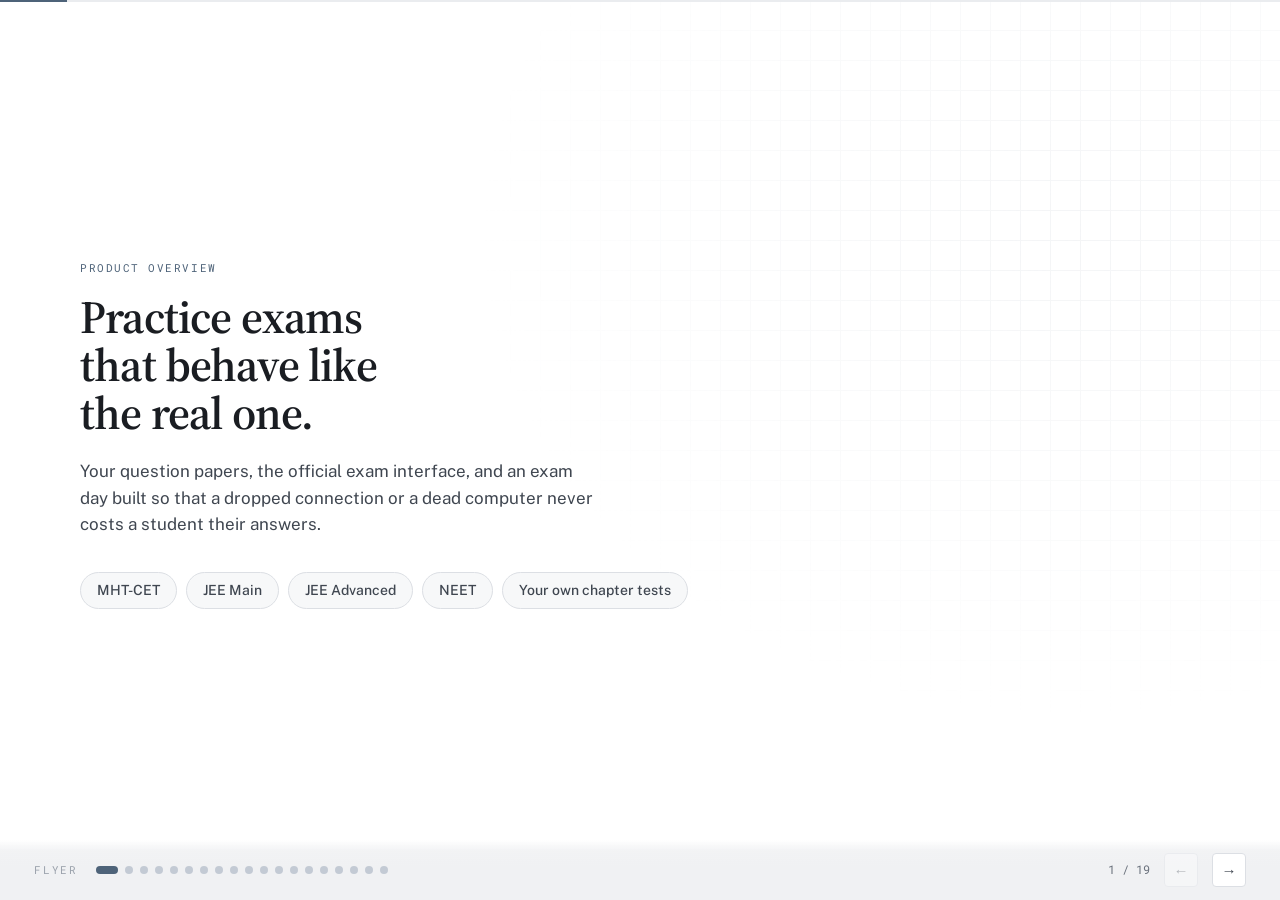
<file: exam.html>
<!doctype html>
<html lang="en">
<head>
<meta charset="utf-8">
<meta name="viewport" content="width=device-width, initial-scale=1, viewport-fit=cover">
<meta name="theme-color" content="#f0f1f3">
<meta name="color-scheme" content="light">
<title>Flyer — practice exams that behave like the real one</title>
<meta name="description" content="A computer-based test system for CET, JEE and NEET practice. Your question papers, the real exam interface, and an exam day that does not lose answers.">
<link rel="preconnect" href="https://fonts.googleapis.com">
<link rel="preconnect" href="https://fonts.gstatic.com" crossorigin>
<link rel="stylesheet" href="https://fonts.googleapis.com/css2?family=Public+Sans:wght@400;500;600;700&family=Roboto+Mono:wght@400;500&family=Source+Serif+4:opsz,wght@8..60,400;8..60,600;8..60,700&display=swap">
<style>
:root{
  --ground:#f0f1f3;
  --surface:#ffffff;
  --surface-2:#f7f8f9;
  --ink:#1a1d22;
  --ink-2:#3f4650;
  --muted:#6a717c;
  --faint:#9ba2ac;
  --rule:#dcdfe4;
  --rule-soft:#eaecef;

  /* page chrome accent — deliberately quiet, so the exam screen stands out as itself */
  --accent:#6b7f96;
  --accent-deep:#4e6379;

  /* muted data colours for charts and bars outside the exam interface */
  --c-good:#78a17d;
  --c-mid:#c2a468;
  --c-low:#b47f6e;

  /* The real exam interface palette. Used ONLY inside the exam player and the
     five-state legend — these are the actual NTA colours and must not be softened.
     Everything else on the page uses --accent and the muted --c-* data colours. */
  --st-notvisited:#e6e6e6;
  --st-notanswered:#e24401;
  --st-answered:#2dba00;
  --st-marked:#50209c;
  --btn-save:#5cb85c;
  --btn-mark:#f0ad4e;
  --btn-review:#337ab7;
  --navy:#1b3a63;
}
*{box-sizing:border-box}
html,body{height:100%}
body{
  margin:0;background:var(--ground);color:var(--ink);
  font-family:"Public Sans",system-ui,-apple-system,sans-serif;
  font-size:17px;line-height:1.6;-webkit-font-smoothing:antialiased;overflow:hidden;
}
h1,h2,h3{font-family:"Source Serif 4",Georgia,serif;font-weight:600;margin:0;text-wrap:balance}
h1{font-size:clamp(36px,5.4vw,62px);line-height:1.05;letter-spacing:-.018em}
h2{font-size:clamp(27px,3.6vw,42px);line-height:1.13;letter-spacing:-.012em}
h3{font-size:19px;line-height:1.32}
p{margin:0 0 16px}
.label{font-family:"Roboto Mono",monospace;font-size:11px;letter-spacing:.14em;
       text-transform:uppercase;color:var(--accent-deep)}
.lede{font-size:clamp(17px,1.6vw,20px);line-height:1.58;color:var(--ink-2)}
.muted{color:var(--muted)}

/* ============================ deck ============================ */
.deck{position:relative;height:100vh;height:100dvh;width:100%;overflow:hidden}
.slide{
  position:absolute;inset:0;display:flex;align-items:flex-start;
  padding:64px 56px 88px;opacity:0;visibility:hidden;
  transform:translateY(14px);transition:opacity .38s ease,transform .38s ease,visibility .38s;
  overflow-y:auto;overflow-x:hidden;overscroll-behavior:contain;
  -webkit-overflow-scrolling:touch;scrollbar-width:thin;
}
.slide.on{opacity:1;visibility:visible;transform:none}
.inner{width:100%;max-width:1120px;margin:auto}
.slide.pad-tight{padding:40px 40px 74px}
.slide.pad-tight .head{margin-bottom:16px}

@media(prefers-reduced-motion:reduce){
  .slide{transition:opacity .01s;transform:none}
}

/* head block used on most slides */
.head{margin-bottom:26px;max-width:760px}
.head .label{display:block;margin-bottom:11px}
.head p{margin:12px 0 0;color:var(--muted);font-size:16.5px;max-width:66ch}

/* ============================ nav ============================ */
.nav{
  position:fixed;left:0;right:0;bottom:0;height:60px;z-index:40;
  display:flex;align-items:center;gap:18px;padding:0 34px;
  background:linear-gradient(to top,var(--ground) 62%,transparent);
}
.dots{display:flex;gap:7px;align-items:center}
.dots button{
  width:8px;height:8px;padding:0;border:none;border-radius:50%;
  background:#c3cad4;cursor:pointer;transition:background .2s,transform .2s;
}
.dots button.on{background:var(--accent-deep);transform:scale(1.35)}
.dots button:hover{background:var(--muted)}
.nav-right{margin-left:auto;display:flex;align-items:center;gap:14px}
.count{font-family:"Roboto Mono",monospace;font-size:12px;color:var(--muted);
       font-variant-numeric:tabular-nums}
.arrow{
  width:34px;height:34px;border:1px solid var(--rule);background:var(--surface);
  border-radius:4px;cursor:pointer;display:flex;align-items:center;justify-content:center;
  color:var(--ink-2);font-size:15px;line-height:1;
}
.arrow:hover{border-color:var(--muted)}
.arrow[disabled]{opacity:.34;cursor:default}
.brandmark{font-family:"Roboto Mono",monospace;font-size:11px;letter-spacing:.16em;
           text-transform:uppercase;color:var(--faint)}

/* ============================ title slide ============================ */
.title-grid{
  position:absolute;inset:0;z-index:0;opacity:.55;
  background-image:linear-gradient(var(--rule-soft) 1px,transparent 1px),
                   linear-gradient(90deg,var(--rule-soft) 1px,transparent 1px);
  background-size:30px 30px;
  -webkit-mask-image:radial-gradient(ellipse 66% 76% at 84% 26%,#000,transparent 72%);
  mask-image:radial-gradient(ellipse 66% 76% at 84% 26%,#000,transparent 72%);
}
#s1{background:var(--surface)}
#s1 .inner{position:relative;z-index:2}
#s1 h1{max-width:14ch}
#s1 .lede{max-width:52ch;margin-top:20px}
.exams{display:flex;flex-wrap:wrap;gap:9px;margin-top:34px}
.exam-tag{
  border:1px solid var(--rule);background:var(--surface-2);border-radius:99px;
  padding:6px 16px;font-size:14px;color:var(--ink-2);font-weight:500;
}

/* ============================ problem cards ============================ */
.probs{display:grid;grid-template-columns:repeat(3,1fr);gap:1px;background:var(--rule);
       border:1px solid var(--rule);border-radius:4px;overflow:hidden}
.prob{background:var(--surface);padding:30px 28px}
.prob .n{font-family:"Roboto Mono",monospace;font-size:12px;color:var(--accent);
         letter-spacing:.1em;margin-bottom:14px}
.prob h3{margin-bottom:10px}
.prob p{font-size:15.5px;color:var(--muted);margin:0}

/* ============================ app chrome ============================ */
.demo-bar{display:flex;align-items:center;gap:10px;padding:8px 14px;
          background:#2b3039;border-radius:6px 6px 0 0}
.demo-bar .tl{display:flex;gap:6px}
.demo-bar .tl i{width:10px;height:10px;border-radius:50%;background:#555d6a;display:block}
.demo-bar .u{flex:1;background:#1d212a;border-radius:4px;padding:3px 11px;
  font-family:"Roboto Mono",monospace;font-size:11px;color:#8d96a4;
  overflow:hidden;white-space:nowrap;text-overflow:ellipsis}
.demo-body{background:#fff;border:1px solid var(--rule);border-top:none;
           border-radius:0 0 6px 6px;overflow-x:auto}
.demo-cap{margin-top:10px;font-size:14.5px;line-height:1.5;color:var(--muted);max-width:78ch}
.demo-cap b{color:var(--ink);font-weight:600}

/* ============================ exam player ============================ */
.ex{min-width:840px;font-family:system-ui,-apple-system,"Segoe UI",sans-serif;
    font-size:14px;color:rgba(0,0,0,.85);background:#fff}
.ex-top{display:flex;align-items:center;gap:14px;padding:10px 16px;
        border-bottom:1px solid #e3e6ea;background:#fafbfc}
.ex-cand{display:flex;align-items:center;gap:11px}
.ex-photo{width:36px;height:42px;background:#e9ecf0;border:1px solid #d5d9e0;flex:none;
          display:flex;align-items:center;justify-content:center}
.ex-photo svg{width:19px;height:19px;fill:#a9b0bb}
.ex-cand dl{margin:0;display:grid;grid-template-columns:auto auto;gap:1px 8px;font-size:11.5px}
.ex-cand dt{color:#767d89}
.ex-cand dd{margin:0;font-weight:600}
.ex-timer{margin-left:auto;text-align:right}
.ex-timer .t-lbl{font-size:11px;color:#767d89}
.ex-timer .t-val{font-family:"Roboto Mono",monospace;font-size:19px;font-weight:500;
  background:var(--navy);color:#fff;padding:2px 9px;border-radius:3px;display:inline-block}
.ex-lang{border:1px solid #d5d9e0;border-radius:3px;padding:5px 10px;font-size:12px;background:#fff}
.ex-sections{display:flex;gap:2px;padding:0 16px;background:#f2f4f6;border-bottom:1px solid #e3e6ea}
.ex-sec{padding:9px 18px;font-size:13px;color:#5a626e;border-bottom:2px solid transparent}
.ex-sec.on{background:#fff;color:var(--navy);font-weight:600;border-bottom-color:var(--navy)}
.ex-sec.locked{color:#a8aeb8}
.ex-sec.locked::after{content:" · closed";font-size:11px}
.ex-main{display:grid;grid-template-columns:1fr 288px}
.ex-q{padding:18px 22px;border-right:1px solid #e3e6ea;min-height:300px}
.ex-qno{font-weight:600;margin-bottom:14px;font-size:15px}
.ex-stem{font-family:"Source Serif 4",Georgia,serif;font-size:16.5px;line-height:2.05;
         color:#111;margin-bottom:20px}
.frac{display:inline-flex;flex-direction:column;text-align:center;vertical-align:-.55em;
      margin:0 3px;line-height:1.15}
.frac .num{border-bottom:1.2px solid #111;padding:0 5px;font-size:.92em}
.frac .den{padding:0 5px;font-size:.92em}
.ex-optlbl{font-size:12.5px;color:#767d89;margin-bottom:9px}
.ex-opts{display:grid;grid-template-columns:1fr 1fr;gap:12px 30px;max-width:430px}
.ex-opt{display:flex;align-items:center;gap:10px;font-family:"Source Serif 4",Georgia,serif;font-size:16px}
.ex-radio{width:15px;height:15px;border:1.5px solid #9aa1ac;border-radius:50%;flex:none;background:#fff}
.ex-radio.on{border-color:var(--navy);border-width:4.5px}
.ex-actions{display:flex;flex-wrap:wrap;gap:8px;padding:13px 22px;
            border-top:1px solid #e3e6ea;background:#fbfcfd}
.ex-btn{border:none;border-radius:3px;padding:8px 15px;font-size:13px;color:#fff;
        font-family:inherit;font-weight:500}
.ex-btn.save{background:var(--btn-save)}
.ex-btn.mark{background:var(--btn-mark)}
.ex-btn.rev{background:var(--btn-review)}
.ex-btn.ghost{background:#fff;color:#3d434f;border:1px solid #d5d9e0}
.ex-nav{margin-left:auto;display:flex;gap:8px}
.ex-pal{padding:15px 15px 18px;background:#fcfcfd}
.ex-legend{display:grid;grid-template-columns:auto 1fr;gap:7px 10px;font-size:11.5px;
           color:#4a5260;margin-bottom:16px;align-items:center}
.chip{width:26px;height:26px;display:flex;align-items:center;justify-content:center;
      font-size:11.5px;font-weight:600;color:#fff;flex:none}
.chip.nv{background:var(--st-notvisited);color:#3d434f;border-radius:3px}
.chip.na{background:var(--st-notanswered);clip-path:polygon(0 0,100% 0,100% 72%,50% 100%,0 72%)}
.chip.an{background:var(--st-answered);clip-path:polygon(0 28%,50% 0,100% 28%,100% 100%,0 100%)}
.chip.mk{background:var(--st-marked);border-radius:50%}
.chip.am{background:var(--st-marked);border-radius:50%;position:relative}
.chip.am::after{content:"";position:absolute;right:-1px;bottom:-1px;width:10px;height:10px;
  border-radius:50%;background:var(--st-answered);border:1.5px solid #fff}
.ex-palgrid{display:grid;grid-template-columns:repeat(6,1fr);gap:6px}
.ex-palgrid .chip{width:100%;height:29px}

.skin-tabs{display:flex;gap:8px;align-items:center;flex-wrap:wrap;margin-bottom:12px}
.skin-tab{border:1px solid var(--rule);background:var(--surface);color:var(--muted);
  font:inherit;font-size:13px;border-radius:4px;padding:7px 13px;display:flex;align-items:center;gap:8px}
.skin-tab.on{background:#fff;color:var(--ink);border-color:var(--accent);font-weight:600}
.skin-pill{font-size:10.5px;font-weight:600;letter-spacing:.03em;text-transform:uppercase;
  border-radius:999px;padding:2px 7px;border:1px solid transparent}
.skin-pill.ok{background:rgba(120,161,125,.16);color:#3f6446;border-color:rgba(120,161,125,.4)}
.skin-pill.pend{background:rgba(194,164,104,.18);color:#7a5f21;border-color:rgba(194,164,104,.5)}
.skin-note{display:flex;gap:9px;align-items:flex-start;font-size:12.5px;line-height:1.5;
  color:#7a5f21;background:rgba(194,164,104,.11);border:1px solid rgba(194,164,104,.4);
  border-left-width:3px;border-radius:3px;padding:9px 12px;margin-bottom:10px;max-width:96ch}
.skin-note b{color:#5f4a19}
.ex-skin[hidden]{display:none}

/* --- MHT-CET variant: palette left, legend under it, no explicit save --- */
.ex.cet .ex-main{grid-template-columns:236px 1fr}
.ex.cet .ex-pal{display:flex;flex-direction:column;border-right:1px solid #e3e6ea;background:#fbfcfd}
.ex.cet .ex-q{border-right:none}
.ex.cet .ex-legend{margin-bottom:0;margin-top:auto;padding-top:14px;
  border-top:1px solid #e8ebee;grid-template-columns:auto 1fr;gap:6px 8px;font-size:11px}
.ex.cet .ex-palgrid{grid-template-columns:repeat(5,1fr)}
.ex.cet .ex-opts{grid-template-columns:1fr 1fr}
.ex-utility{display:flex;align-items:center;gap:14px;padding:8px 22px;font-size:12.5px;
  border-bottom:1px solid #eceff2;background:#fff;color:#3d434f}
.ex-check{display:flex;align-items:center;gap:7px}
.ex-check i{width:13px;height:13px;border:1.5px solid #9aa1ac;border-radius:2px;
  background:#fff;display:inline-block;flex:none}
.ex-zoom{margin-left:auto;display:flex;align-items:center;gap:6px;color:#767d89}
.ex-zoom .z{border:1px solid #d5d9e0;border-radius:3px;padding:2px 8px;
  background:#fff;color:#3d434f;font-size:12px}

/* ============================ states slide ============================ */
.states{display:grid;grid-template-columns:repeat(5,1fr);gap:14px;margin-bottom:34px}
.state{background:var(--surface);border:1px solid var(--rule);border-radius:4px;
       padding:20px 16px;text-align:center}
.state .chip{margin:0 auto 12px;width:38px;height:38px;font-size:0}
.state b{display:block;font-size:14.5px;margin-bottom:5px}
.state span{font-size:13px;color:var(--muted);line-height:1.45;display:block}
.two-up{display:grid;grid-template-columns:1fr 1fr;gap:22px}
.card{background:var(--surface);border:1px solid var(--rule);border-radius:4px;padding:24px 26px}
.card.accent{border-left:3px solid var(--accent)}
#sVerify .card{padding:16px 18px}
#sVerify .card p{font-size:14.5px}
.card h3{margin-bottom:9px}
.card p{margin:0;font-size:15.5px;color:var(--muted)}

/* ---- problem card icons ---- */
.prob-ic{width:34px;height:34px;border-radius:4px;background:var(--surface-2);
  border:1px solid var(--rule);display:flex;align-items:center;justify-content:center;
  margin-bottom:15px}
.prob-ic svg{width:18px;height:18px;stroke:var(--ink-2);fill:none;stroke-width:1.6;
  stroke-linecap:round;stroke-linejoin:round}

/* ---- paper page with crop boxes ---- */
.paper-split{display:grid;grid-template-columns:376px 1fr;gap:32px;align-items:start}
.paper-shot{background:var(--surface);border:1px solid var(--rule);border-radius:4px;padding:16px}
.paper-shot figcaption{font-size:13px;color:var(--muted);margin-top:11px;text-align:center}
.steps{display:flex;flex-direction:column;gap:10px;margin-bottom:20px}
.step{display:flex;gap:14px;align-items:flex-start;background:var(--surface);
  border:1px solid var(--rule);border-radius:4px;padding:15px 18px}
.step .sn{font-family:"Roboto Mono",monospace;font-size:11px;color:var(--accent-deep);
  border:1px solid var(--rule);border-radius:3px;padding:2px 7px;flex:none;margin-top:2px}
.step b{display:block;font-size:15.5px;margin-bottom:2px}
.step span{font-size:14px;color:var(--muted)}
@media(max-width:900px){.paper-split{grid-template-columns:1fr}}

/* ---- teacher batch view ---- */
.tb{min-width:840px;font-family:system-ui,sans-serif;font-size:14px;background:#fff}
.tb-top{display:flex;align-items:center;gap:14px;padding:14px 20px;border-bottom:1px solid #e3e6ea}
.tb-body{display:grid;grid-template-columns:1fr 320px}
.tb-left{padding:18px 20px;border-right:1px solid #e3e6ea}
.tb-right{padding:18px 18px}
.qrow{display:grid;grid-template-columns:74px 1fr 88px;gap:14px;align-items:center;
  padding:7px 0;border-bottom:1px solid #f0f2f5;font-size:13px}
.qrow:last-child{border-bottom:none}
.qrow .qid{font-family:"Roboto Mono",monospace;font-size:12px;color:#5a626e}
.qrow .qch{font-size:11px;color:#949cab;white-space:nowrap}
.qrow .qbar{height:8px;background:#eef0f3;border-radius:4px;overflow:hidden}
.qrow .qbar i{display:block;height:100%;border-radius:4px;background:var(--c-low)}
.qrow .qpct{font-family:"Roboto Mono",monospace;font-size:12px;color:#5a626e;text-align:right}
.heat{display:grid;grid-template-columns:repeat(6,1fr);gap:4px;margin-top:8px}
.heat i{height:26px;border-radius:2px;display:block}
.heat-key{display:flex;align-items:center;gap:8px;margin-top:10px;font-size:11px;color:#949cab}
.heat-key .g{display:flex;gap:3px}
.heat-key .g i{width:14px;height:10px;border-radius:2px;display:block}


/* ============================ question bank ============================ */
.bk{min-width:840px;font-family:system-ui,sans-serif;font-size:14px;background:#fff}
.bk-top{display:flex;align-items:center;gap:14px;padding:12px 18px;border-bottom:1px solid #e3e6ea}
.bk-search{border:1px solid #d5d9e0;border-radius:3px;padding:6px 12px;font-size:13px;
  color:#a4abb6;min-width:210px;background:#fff}
.bk-body{display:grid;grid-template-columns:186px 1fr}
.bk-side{border-right:1px solid #e3e6ea;padding:14px 14px;background:#fbfcfd}
.bk-grp{margin-bottom:16px}
.bk-grp p{margin:0 0 7px;font-size:10.5px;letter-spacing:.07em;text-transform:uppercase;
  color:#949cab;font-weight:600}
.bk-opt{display:flex;align-items:center;gap:8px;font-size:12.5px;color:#4a5260;padding:3px 0}
.bk-box{width:13px;height:13px;border:1.4px solid #c3cad4;border-radius:2.5px;flex:none;background:#fff}
.bk-box.on{background:var(--navy);border-color:var(--navy);position:relative}
.bk-box.on::after{content:"";position:absolute;left:4px;top:1px;width:3.5px;height:7px;
  border:solid #fff;border-width:0 1.8px 1.8px 0;transform:rotate(45deg)}
.bk-opt .ct{margin-left:auto;font-family:"Roboto Mono",monospace;font-size:11px;color:#a4abb6}
.bk-list{padding:6px 0}
.bk-q{display:grid;grid-template-columns:1fr 118px 74px 60px;gap:14px;align-items:center;
  padding:11px 18px;border-bottom:1px solid #f0f2f5;font-size:13.5px}
.bk-q:last-child{border-bottom:none}
.bk-q .txt{font-family:"Source Serif 4",Georgia,serif;font-size:14.5px;
  white-space:nowrap;overflow:hidden;text-overflow:ellipsis}
.bk-q .ch{font-size:12px;color:#767d89}
.dchip{display:inline-block;padding:1px 8px;font-size:11px;border-radius:99px;border:1px solid}
.dchip.e{color:#5e7f62;border-color:#c9dac8;background:#f4f7f4}
.dchip.m{color:#87703f;border-color:#e3d5b6;background:#faf7f0}
.dchip.h{color:#8f5b4b;border-color:#e2c7bd;background:#faf3f1}
.bk-q .used{font-family:"Roboto Mono",monospace;font-size:11.5px;color:#949cab;text-align:right}

/* ============================ paper builder ============================ */
.pb{min-width:840px;font-family:system-ui,sans-serif;font-size:14px;background:#fff}
.pb-top{display:flex;align-items:center;gap:14px;padding:12px 18px;border-bottom:1px solid #e3e6ea}
.pb-body{display:grid;grid-template-columns:1fr 286px}
.pb-left{padding:16px 18px;border-right:1px solid #e3e6ea}
.pb-right{padding:16px 16px;background:#fbfcfd}
.pb-pattern{display:flex;gap:8px;margin-bottom:18px;flex-wrap:wrap}
.pb-pill{border:1px solid #d5d9e0;border-radius:99px;padding:5px 14px;font-size:12.5px;
  color:#5a626e;background:#fff}
.pb-pill.on{background:var(--navy);border-color:var(--navy);color:#fff;font-weight:500}
.pb-sub{font-size:12px;font-weight:600;color:#5a626e;text-transform:uppercase;letter-spacing:.05em;
  margin:14px 0 8px}
.pb-row{display:grid;grid-template-columns:1fr 58px 116px;gap:12px;align-items:center;
  padding:5px 0;font-size:13.5px;border-bottom:1px solid #f4f6f8}
.pb-row:last-child{border-bottom:none}
.pb-num{border:1px solid #d5d9e0;border-radius:3px;padding:4px 8px;text-align:center;
  font-family:"Roboto Mono",monospace;font-size:13px;background:#fff}
.pb-mix{display:flex;gap:3px;align-items:center}
.pb-mix i{height:7px;border-radius:4px;display:block}
.pb-check{display:flex;gap:9px;align-items:flex-start;font-size:12.5px;padding:7px 0;
  border-bottom:1px solid #eef0f3;color:#4a5260}
.pb-check:last-child{border-bottom:none}
.pb-check .tick{width:15px;height:15px;border-radius:50%;flex:none;display:flex;
  align-items:center;justify-content:center;font-size:9px;color:#fff;margin-top:1px}
.pb-go{width:100%;background:var(--accent-deep);color:#fff;border:none;border-radius:3px;
  padding:10px;font-size:14px;font-weight:600;font-family:inherit;margin-top:12px}

/* ============================ merit list ============================ */
.ml{min-width:840px;font-family:system-ui,sans-serif;font-size:14px;background:#fff}
.ml-top{display:flex;align-items:center;gap:14px;padding:12px 18px;border-bottom:1px solid #e3e6ea}
.ml-act{margin-left:auto;display:flex;gap:7px}
.ml-btn{border:1px solid #d5d9e0;background:#fff;border-radius:3px;padding:5px 12px;
  font-size:12.5px;color:#3d434f;font-family:inherit}
.ml-tabs{display:flex;gap:2px;padding:0 18px;background:#f2f4f6;border-bottom:1px solid #e3e6ea}
.ml-tab{padding:9px 16px;font-size:13px;color:#5a626e;border-bottom:2px solid transparent}
.ml-tab.on{background:#fff;color:var(--navy);font-weight:600;border-bottom-color:var(--navy)}
.ml-body{display:grid;grid-template-columns:1fr 268px}
.ml-left{padding:0 0 8px;border-right:1px solid #e3e6ea}
.ml-hd,.ml-r{display:grid;grid-template-columns:56px 1fr 92px 78px 74px;gap:12px;
  align-items:center;padding:8px 18px;font-size:13.5px}
.ml-hd{font-size:10.5px;letter-spacing:.07em;text-transform:uppercase;color:#949cab;
  border-bottom:1px solid #e3e6ea;font-weight:600}
.ml-r{border-bottom:1px solid #f4f6f8}
.ml-r:last-child{border-bottom:none}
.ml-r .rk{font-family:"Roboto Mono",monospace;font-weight:600;color:#5a626e}
.ml-r.top .rk{color:#fff;background:var(--navy);border-radius:3px;width:26px;height:24px;
  display:flex;align-items:center;justify-content:center;font-size:12.5px}
.ml-r .roll{font-family:"Roboto Mono",monospace;font-size:12px;color:#949cab}
.ml-r .mk{font-family:"Roboto Mono",monospace;font-weight:600;color:var(--navy);text-align:right}
.ml-r .pc2{font-family:"Roboto Mono",monospace;font-size:12.5px;color:#5a626e;text-align:right}
.ml-right{padding:16px}
.topper{display:flex;gap:11px;align-items:center;border:1px solid #e3e6ea;border-radius:4px;
  padding:11px 12px;margin-bottom:8px}
.topper .sub{font-size:10.5px;color:#949cab;text-transform:uppercase;letter-spacing:.06em}
.topper .nm2{font-size:13.5px;font-weight:600}
.topper .sc{margin-left:auto;font-family:"Roboto Mono",monospace;font-weight:600;
  color:var(--navy);font-size:15px}

/* ============================ progress ============================ */
.pg{min-width:840px;font-family:system-ui,sans-serif;font-size:14px;background:#fff}
.pg-top{display:flex;align-items:center;gap:14px;padding:13px 18px;border-bottom:1px solid #e3e6ea}
.pg-body{display:grid;grid-template-columns:1fr 262px}
.pg-left{padding:16px 18px;border-right:1px solid #e3e6ea}
.pg-right{padding:16px}
.trend{display:flex;align-items:center;gap:9px;border:1px solid #e3e6ea;border-radius:4px;
  padding:11px 12px;margin-bottom:8px;font-size:13px}
.trend .ar{font-family:"Roboto Mono",monospace;font-size:15px;font-weight:600}
.trend .lb{flex:1}
.trend .dt{font-family:"Roboto Mono",monospace;font-size:12.5px;color:#5a626e}

/* ============================ share card ============================ */
.share-split{display:grid;grid-template-columns:326px 1fr;gap:32px;align-items:start}
@media(max-width:900px){.share-split{grid-template-columns:1fr}}
.phone{background:#111418;border-radius:22px;padding:11px;box-shadow:0 6px 26px rgba(20,23,28,.16)}
.phone-in{background:#e6ded4;border-radius:14px;padding:16px 12px;min-height:380px}
.wa-day{text-align:center;font-size:10.5px;color:#7b7266;background:#f2ece4;border-radius:6px;
  padding:3px 10px;display:inline-block;margin:0 auto 12px;width:100%}
.wa-msg{background:#fff;border-radius:8px 8px 8px 2px;padding:0;overflow:hidden;
  box-shadow:0 1px 1px rgba(0,0,0,.1);max-width:250px}
.rescard{padding:14px}
.rescard .sch{font-size:10px;letter-spacing:.08em;text-transform:uppercase;color:#949cab;
  padding-bottom:8px;border-bottom:1px solid #eef0f3;margin-bottom:10px}
.rescard .nm3{font-size:15px;font-weight:600;font-family:"Source Serif 4",serif}
.rescard .ex2{font-size:11.5px;color:#767d89;margin-bottom:11px}
.rescard .big{display:flex;align-items:baseline;gap:8px;margin-bottom:11px}
.rescard .big b{font-family:"Roboto Mono",monospace;font-size:29px;color:var(--navy);font-weight:600}
.rescard .big span{font-size:12px;color:#949cab}
.rescard .rk2{background:#f3f6f3;border:1px solid #c9dac8;border-radius:4px;padding:6px 10px;
  font-size:12px;color:#5e7f62;margin-bottom:11px}
.sline{display:grid;grid-template-columns:64px 1fr 34px;gap:8px;align-items:center;
  font-size:11.5px;margin-bottom:5px}
.sline .sb{height:6px;background:#eef0f3;border-radius:3px;overflow:hidden}
.sline .sb i{display:block;height:100%;border-radius:3px}
.sline .sv{font-family:"Roboto Mono",monospace;font-size:11px;color:#5a626e;text-align:right}
.wa-time{font-size:9.5px;color:#98a0aa;text-align:right;padding:0 9px 6px}


/* ============================ verification + roles ============================ */
.vflow{display:grid;grid-template-columns:1fr auto 1fr auto 1fr;gap:10px;align-items:stretch;
  margin-bottom:14px}
.vstep{background:var(--surface);border:1px solid var(--rule);border-radius:4px;padding:11px 14px}
.vstep .who{font-family:"Roboto Mono",monospace;font-size:10.5px;letter-spacing:.09em;
  text-transform:uppercase;color:var(--accent-deep);margin-bottom:7px}
.vstep b{display:block;font-size:14.5px;margin-bottom:2px}
.vstep span{font-size:12.5px;color:var(--muted);line-height:1.45}
.varr{display:flex;align-items:center;color:#b8c0cb;font-size:17px}
.vstep.mid{border-color:#c9d6e6;background:#f8fafc}
.vways{display:flex;gap:6px;margin-top:7px}
.vway{flex:1;border:1px solid var(--rule);border-radius:3px;padding:5px 7px;background:#fff;
  font-size:11px;color:var(--ink-2);text-align:center}
.vway b{display:block;font-size:11.5px;margin:0 0 1px}
@media(max-width:900px){.vflow{grid-template-columns:1fr}.varr{transform:rotate(90deg);justify-content:center}}

.proof-split{display:grid;grid-template-columns:1fr 316px;gap:24px;align-items:start}
@media(max-width:900px){.proof-split{grid-template-columns:1fr}.roles{grid-template-columns:1fr}}
.sheet{background:#fff;border:1px solid var(--rule);border-radius:3px;padding:16px 18px;
  box-shadow:0 2px 10px rgba(20,23,28,.05)}
.sheet-hd{display:flex;align-items:baseline;gap:12px;padding-bottom:10px;
  border-bottom:1.5px solid var(--ink);margin-bottom:14px}
.sheet-hd b{font-family:"Source Serif 4",serif;font-size:14.5px}
.sheet-hd span{font-size:11.5px;color:var(--muted);margin-left:auto;
  font-family:"Roboto Mono",monospace}
.sq{display:grid;grid-template-columns:1fr 128px;gap:14px;padding:9px 0;
  border-bottom:1px dashed var(--rule-soft)}
.sq:last-child{border-bottom:none}
.sq .body{font-family:"Source Serif 4",Georgia,serif;font-size:13.5px;line-height:1.7}
.sq .body .qn2{font-family:"Public Sans",sans-serif;font-weight:600;font-size:13px}
.sq .opts2{display:grid;grid-template-columns:1fr 1fr;gap:2px 20px;margin-top:5px;font-size:13px}
.sq .opts2 u{text-decoration:none;font-weight:600}
.sq .chk{border-left:1px solid var(--rule-soft);padding-left:14px;font-size:11px;color:var(--muted)}
.sq .chk .row2{display:flex;align-items:center;gap:7px;margin-bottom:6px}
.sq .chk .bx{width:13px;height:13px;border:1.3px solid #9aa1ac;border-radius:2px;flex:none}
.sq .chk .bx.t{background:var(--c-good);border-color:var(--c-good);position:relative}
.sq .chk .bx.t::after{content:"";position:absolute;left:4px;top:1px;width:3.5px;height:7px;
  border:solid #fff;border-width:0 1.7px 1.7px 0;transform:rotate(45deg)}
.sq .chk .line2{border-bottom:1px solid var(--rule);height:13px;margin-top:3px}
.sheet-ft{display:flex;gap:20px;margin-top:11px;padding-top:9px;border-top:1px solid var(--rule-soft);
  font-size:11.5px;color:var(--muted)}
.sheet-ft .sig{flex:1}
.sheet-ft .sig i{display:block;border-bottom:1px solid var(--rule);height:16px;margin-bottom:3px}

.roles{display:grid;grid-template-columns:repeat(5,1fr);gap:8px;margin-top:12px}
.role{background:var(--surface);border:1px solid var(--rule);border-radius:4px;padding:9px 13px}
.role b{display:block;font-size:13.5px;margin-bottom:1px}
.role span{font-size:12.5px;color:var(--muted);line-height:1.45}
.role .no2{display:block;font-size:11.5px;color:var(--faint);margin-top:2px}


/* ============================ exam setup ============================ */
/* renamed from .st — collided with .seat .st in the live monitor */
.setup{min-width:840px;font-family:system-ui,sans-serif;font-size:14px;background:#fff}
.st-top{display:flex;align-items:center;gap:14px;padding:12px 18px;border-bottom:1px solid #e3e6ea}
.st-tpl{display:flex;gap:6px;align-items:center;padding:9px 18px;border-bottom:1px solid #e3e6ea;
  background:#fbfcfd;flex-wrap:wrap}
.st-tpl .lb2{font-size:11px;letter-spacing:.07em;text-transform:uppercase;color:#949cab;
  font-weight:600;margin-right:4px}
.st-new{border:1px dashed #c3cad4;color:#767d89}
.st-body{display:grid;grid-template-columns:1fr 316px}
.st-left{padding:13px 18px;border-right:1px solid #e3e6ea}
.st-right{padding:13px 16px}
.st-meta{display:grid;grid-template-columns:auto 1fr;gap:4px 14px;font-size:13px;margin-bottom:12px}
.st-meta dt{color:#767d89}
.st-meta dd{margin:0;font-weight:500}
.shift{display:grid;grid-template-columns:1fr auto;gap:10px;align-items:center;
  border:1px solid #e3e6ea;border-radius:4px;padding:7px 11px;margin-bottom:6px}
.shift .sh1{font-size:13.5px;font-weight:600}
.shift .sh2{font-size:11.5px;color:#767d89}
.code{display:flex;gap:4px}
.code i{width:21px;height:24px;border:1px solid #d5d9e0;border-radius:3px;background:#fff;
  display:flex;align-items:center;justify-content:center;font-family:"Roboto Mono",monospace;
  font-size:13px;font-weight:500;color:var(--navy);font-style:normal}
.code-lb{font-size:10px;color:#949cab;text-align:right;margin-bottom:3px;
  letter-spacing:.06em;text-transform:uppercase}
.tog{display:flex;align-items:center;gap:9px;padding:6px 0;border-bottom:1px solid #f0f2f5;
  font-size:12.5px}
.tog:last-of-type{border-bottom:none}
.tog .sw2{width:30px;height:17px;border-radius:99px;flex:none;position:relative;background:#d5d9e0}
.tog .sw2.on{background:var(--c-good)}
.tog .sw2::after{content:"";position:absolute;top:2px;left:2px;width:13px;height:13px;
  border-radius:50%;background:#fff}
.tog .sw2.on::after{left:auto;right:2px}
.tog .val2{margin-left:auto;font-size:12px;color:#767d89;font-family:"Roboto Mono",monospace}
.login-box{border:1px solid #e3e6ea;border-radius:4px;padding:9px 12px;margin-top:9px;
  background:#fbfcfd}
.login-box .h5{font-size:11px;letter-spacing:.07em;text-transform:uppercase;color:#949cab;
  font-weight:600;margin-bottom:9px}
.lf{margin-bottom:6px}
.lf label{display:block;font-size:11px;color:#767d89;margin-bottom:3px}
.lf .box2{border:1px solid #d5d9e0;border-radius:3px;padding:6px 10px;font-size:13px;background:#fff;
  color:#3d434f;display:flex;align-items:center;justify-content:space-between}
.lf .box2 em{font-style:normal;font-size:11px;color:#a4abb6}


/* ---- exam comparison strip ---- */
.cmp{border:1px solid var(--rule);border-radius:4px;overflow:hidden;background:var(--surface);
  margin-top:16px}
.cmp-h,.cmp-r{display:grid;grid-template-columns:132px 190px 218px 1fr;gap:16px;
  padding:9px 16px;align-items:baseline}
.cmp-h{font-family:"Roboto Mono",monospace;font-size:10px;letter-spacing:.1em;
  text-transform:uppercase;color:var(--faint);background:var(--surface-2);
  border-bottom:1px solid var(--rule)}
.cmp-r{border-bottom:1px solid var(--rule-soft);font-size:13.5px;color:var(--muted)}
.cmp-r:last-child{border-bottom:none}
.cmp-r b{color:var(--ink);font-weight:600;font-size:14px}
.cmp-r.own{background:var(--surface-2)}
.cmp-r.own b{color:var(--accent-deep)}
@media(max-width:900px){
  .cmp-h{display:none}
  .cmp-r{grid-template-columns:1fr;gap:2px;padding:11px 14px}
}

/* ============================ figure ============================ */
.fig{background:var(--surface);border:1px solid var(--rule);border-radius:4px;padding:30px}
.fig figcaption{font-size:15px;color:var(--muted);margin-top:16px}

/* ============================ import ============================ */
.im{min-width:840px;font-family:system-ui,sans-serif;font-size:14px;background:#fff}
.im-top{display:flex;align-items:center;gap:14px;padding:12px 18px;border-bottom:1px solid #e3e6ea}
.im-file{font-weight:600}
.im-prog{margin-left:auto;display:flex;align-items:center;gap:12px;font-size:13px;color:#5a626e}
.im-bar{width:140px;height:6px;background:#e9ecf0;border-radius:3px;overflow:hidden}
.im-bar i{display:block;height:100%;width:70%;background:var(--c-good)}
.im-main{display:grid;grid-template-columns:1fr 292px}
.im-stage{padding:18px 20px;border-right:1px solid #e3e6ea;background:#f7f8fa}
.im-crop{background:#fff;border:2px solid var(--accent);position:relative;padding:18px 20px;
  font-family:"Source Serif 4",Georgia,serif;font-size:15.5px;line-height:1.9}
.im-h{position:absolute;width:9px;height:9px;background:var(--accent)}
.im-h.tl{left:-5px;top:-5px}.im-h.tr{right:-5px;top:-5px}
.im-h.bl{left:-5px;bottom:-5px}.im-h.br{right:-5px;bottom:-5px}
.im-crop .qn{font-family:"Public Sans",sans-serif;font-weight:600;font-size:14px;color:#3d434f}
.im-opts{display:grid;grid-template-columns:1fr 1fr;gap:8px 30px;margin-top:14px;
         font-size:14.5px;white-space:nowrap}
.im-side{padding:18px 16px}
.im-field{margin-bottom:14px}
.im-field label{display:block;font-size:11.5px;color:#767d89;margin-bottom:5px}
.im-val{border:1px solid #d5d9e0;border-radius:3px;padding:7px 11px;font-size:14px;
        display:flex;align-items:center;justify-content:space-between;background:#fff}
.im-val.auto{background:#f3f7f3;border-color:#c9dac8}
.im-val em{font-style:normal;font-size:12px;color:#5e7f62}
.im-src{font-family:"Roboto Mono",monospace;font-size:10px;color:#5f9d4e;margin-top:4px}
.im-approve{width:100%;background:var(--accent-deep);color:#fff;border:none;border-radius:3px;
  padding:10px;font-size:14px;font-weight:600;font-family:inherit;margin-top:2px}
.im-keys{margin-top:11px;font-size:11.5px;color:#767d89;line-height:1.95}
kbd{font-family:"Roboto Mono",monospace;font-size:10.5px;background:#eef0f3;border:1px solid #d5d9e0;
    border-bottom-width:2px;border-radius:3px;padding:1px 5px;color:#3d434f}
.im-thumbs{display:flex;gap:6px;margin-top:14px;overflow-x:auto;padding-bottom:3px}
.im-th{width:32px;height:40px;border:1px solid #d5d9e0;border-radius:2px;flex:none;
  display:flex;align-items:center;justify-content:center;font-size:9px;color:#949cab;background:#fff}
.im-th.done{background:#f2f6f2;border-color:#c6d8c5;color:#5e7f62}
.im-th.now{border-color:var(--accent);border-width:2px;color:var(--accent-deep);font-weight:600}

/* ============================ monitor ============================ */
.mon{min-width:840px;font-family:system-ui,sans-serif;font-size:14px;background:#fff}
.mon-top{display:flex;align-items:center;gap:16px;padding:12px 18px;border-bottom:1px solid #e3e6ea}
.mon-stats{margin-left:auto;display:flex;gap:22px;font-size:12.5px;text-align:center}
.mon-stats b{display:block;font-size:19px;font-weight:600;font-family:"Roboto Mono",monospace}
.mon-alert{display:flex;gap:12px;align-items:flex-start;padding:12px 18px;
           background:#f9f1ee;border-bottom:1px solid #e8cfc5}
.mon-alert .ic{width:22px;height:22px;border-radius:50%;background:var(--c-low);
  color:#fff;display:flex;align-items:center;justify-content:center;font-weight:700;
  font-size:13px;flex:none;margin-top:1px}
.mon-alert h4{margin:0 0 3px;font-size:14px;font-weight:600;font-family:"Public Sans",sans-serif}
.mon-alert p{margin:0;font-size:13px;color:#7d5749}
.mon-grid{display:grid;grid-template-columns:repeat(auto-fill,minmax(104px,1fr));gap:8px;padding:16px}
.seat{border:1px solid #e3e6ea;border-radius:3px;padding:8px 10px;background:#fff;min-width:0}
.seat .nm{font-size:12.5px;font-weight:500;margin:0 0 5px;white-space:nowrap;
          overflow:hidden;text-overflow:ellipsis}
.seat .st{font-size:10.5px;color:#5a626e;white-space:nowrap;overflow:hidden;text-overflow:ellipsis}
.seat.ok{border-left:3px solid var(--c-good)}
.seat.slow{border-left:3px solid var(--c-mid);background:#fbf8f2}
.seat.down{border-left:3px solid var(--c-low);background:#faf2f0}
.seat.idle{border-left:3px solid #d5d9e0;background:#fafbfc;color:#949cab}

/* ============================ results ============================ */
.rs{min-width:840px;font-family:system-ui,sans-serif;font-size:14px;background:#fff}
.rs-top{display:flex;align-items:center;gap:14px;padding:14px 20px;border-bottom:1px solid #e3e6ea}
.rs-top .who{font-weight:600;font-size:15px}
.rs-body{display:grid;grid-template-columns:1fr 300px}
.rs-left{padding:18px 20px;border-right:1px solid #e3e6ea}
.rs-tiles{display:grid;grid-template-columns:repeat(3,1fr);gap:10px;margin-bottom:16px}
.tile{border:1px solid #e3e6ea;border-radius:4px;padding:13px 14px;background:#fafbfc}
.tile .k{font-size:11px;color:#767d89;margin-bottom:4px}
.tile .v{font-family:"Roboto Mono",monospace;font-size:23px;font-weight:500;color:var(--navy)}
.tile .v small{font-size:12px;color:#949cab;font-weight:400}
.rs-h{font-size:12px;color:#767d89;margin:0 0 9px;font-weight:600;text-transform:uppercase;
      letter-spacing:.06em}
.bar-row{display:grid;grid-template-columns:150px 1fr 40px;gap:11px;align-items:center;
         margin-bottom:6px;font-size:13px}
.tb-right .bar-row span:first-child{white-space:nowrap;font-size:12.5px}
.bar{height:9px;background:#eef0f3;border-radius:5px;overflow:hidden}
.bar i{display:block;height:100%;border-radius:5px}
.bar-row .pct{font-family:"Roboto Mono",monospace;font-size:12px;color:#5a626e;text-align:right}
.rs-right{padding:18px 18px}
.insight{border:1px solid #e3e6ea;border-radius:4px;padding:10px 12px;margin-bottom:7px}
.insight .t{font-size:12.5px;font-weight:600;margin-bottom:3px;display:flex;align-items:center;gap:7px}
.insight .d{font-size:12px;color:#767d89;line-height:1.5}
.sw{width:9px;height:9px;border-radius:2px;flex:none}

/* ============================ reliability ============================ */
.rel{display:grid;grid-template-columns:repeat(2,1fr);gap:16px}
.rel-item{background:var(--surface);border:1px solid var(--rule);border-radius:4px;
          padding:22px 24px;display:flex;gap:16px;align-items:flex-start}
.rel-ic{width:38px;height:38px;border-radius:4px;flex:none;display:flex;align-items:center;
        justify-content:center;background:var(--surface-2);border:1px solid var(--rule)}
.rel-ic svg{width:20px;height:20px;stroke:var(--ink-2);fill:none;stroke-width:1.6;
            stroke-linecap:round;stroke-linejoin:round}
.rel-item h3{font-size:16.5px;margin-bottom:6px}
.rel-item p{margin:0;font-size:14.5px;color:var(--muted)}

/* ============================ closing ============================ */
#sEnd{background:var(--surface)}
#sEnd .inner{max-width:820px;text-align:center}
#sEnd h2{margin-bottom:18px}
.summary{display:grid;grid-template-columns:repeat(3,1fr);gap:14px;margin-top:38px;text-align:left}
.sum{border:1px solid var(--rule);border-radius:4px;padding:20px}
.sum b{display:block;font-family:"Source Serif 4",serif;font-size:17px;margin-bottom:6px}
.sum span{font-size:14.5px;color:var(--muted)}

/* ============================ responsive ============================ */
@media(max-width:900px){
  .slide{padding:44px 24px 84px}
  .probs,.states,.two-up,.rel,.summary{grid-template-columns:1fr}
  .states{gap:10px}
  .state{display:flex;align-items:center;gap:14px;text-align:left;padding:14px 16px}
  .state .chip{margin:0}
}

/* ============================================================
   Short viewports — laptops and projectors. Tighten spacing and
   type rather than cutting content, so the same deck fits a
   1366x768 projector and a large monitor alike.
   ============================================================ */
@media (min-width:901px) and (max-height:900px){
  .skin-tabs{margin-bottom:9px}
  .skin-note{padding:7px 11px;font-size:12px;margin-bottom:8px}
  .ex.cet .ex-legend{padding-top:11px}

  body{font-size:16px}
  .slide{padding:34px 44px 66px}
  .slide.pad-tight{padding:28px 36px 62px}
  .slide.pad-tight .head{margin-bottom:12px}
  .head{margin-bottom:20px}
  h1{font-size:clamp(30px,4.4vw,46px)}
  h2{font-size:clamp(23px,2.9vw,32px)}
  .head p{font-size:15.5px;margin-top:9px}
  .lede{font-size:17px}
  .demo-cap{margin-top:8px;font-size:14px}
  .demo-bar{padding:7px 13px}
  .nav{height:52px;padding:0 28px}
  .prob{padding:22px 22px}
  .prob .prob-ic{margin-bottom:11px}
  .card{padding:18px 20px}
  .fig{padding:22px}
  .state{padding:15px 13px}
  .state .chip{margin-bottom:9px}
  .rel-item{padding:17px 19px}
  .step{padding:12px 16px}
  .cmp-h,.cmp-r{padding:7px 16px}
  .ex-q{min-height:268px;padding:15px 20px}
  .ex-actions{padding:11px 20px}
  .ex-stem{line-height:1.9;margin-bottom:16px}
  .ex-pal{padding:13px 14px 15px}
  .rs-left,.rs-right,.tb-left,.tb-right,.pg-left,.pg-right,
  .bk-side,.st-left,.st-right,.pb-left,.pb-right,.ml-right{padding-top:13px;padding-bottom:13px}
  .im-stage,.im-side{padding-top:14px;padding-bottom:14px}
  .mon-grid{padding:13px}
  .phone-in{min-height:330px}
  .vstep{padding:9px 13px}
  .vflow{margin-bottom:11px}
  .sheet{padding:13px 16px}
  .sq{padding:7px 0}
  .roles{margin-top:10px}
  .role{padding:8px 11px}
  .shift{padding:5px 10px;margin-bottom:4px}
  .st-tpl{padding:7px 18px}
  .st-meta{margin-bottom:9px}
  .pb-sub{margin:10px 0 6px}
  .tog{padding:5px 0}
  .login-box{padding:7px 11px;margin-top:7px}
  .lf{margin-bottom:5px}
  .code i{height:22px}
  .ml-hd,.ml-r{padding:6px 18px}
  .topper{padding:9px 11px;margin-bottom:6px}
  .insight{padding:9px 11px;margin-bottom:6px}
  .bar-row{margin-bottom:5px}
  .qrow{padding:6px 0}
}
@media (min-width:901px) and (max-height:820px){
  .slide.pad-tight#s3 .head{margin-bottom:6px}
  /* s3 carries two skins plus a status notice; the supplementary caption is
     dropped in this band so nothing hides behind the nav. Below 720px the
     zoom tier takes over and it returns. */
  #s3 .demo-cap{display:none}
  #s3 .ex-q{min-height:198px}
  .ex.cet .ex-q{min-height:176px}
  .ex.cet .ex-legend{padding-top:8px;gap:4px 8px;font-size:10.5px}
  .ex.cet .ex-legend .chip{width:20px;height:20px;font-size:10px}
  .skin-tabs{margin-bottom:6px}
  .skin-tab{padding:5px 11px;font-size:12.5px}
  .skin-note{padding:6px 10px;font-size:11.5px;line-height:1.45;margin-bottom:7px}
  .ex-utility{padding:6px 18px}
  .ex.cet .ex-legend{padding-top:9px;gap:5px 9px}
  .ex.cet .ex-pal{padding:11px 12px 12px}
  .ex.cet .chip{width:23px;height:23px;font-size:11px}
  .ex.cet .ex-palgrid .chip{width:100%;height:25px}

  .slide{padding:24px 40px 56px}
  .slide.pad-tight{padding:20px 32px 54px}
  .head{margin-bottom:14px}
  .slide.pad-tight .head{margin-bottom:10px}
  h2{font-size:clamp(21px,2.6vw,28px)}
  .head p{font-size:14.5px;margin-top:7px}
  .demo-cap{font-size:13.5px;margin-top:7px}
  .demo-bar{padding:6px 12px}
  .ex-q{min-height:230px;padding:13px 18px}
  .ex-actions{padding:9px 18px}
  .ex-top{padding:8px 14px}
  .ex-sec{padding:7px 16px}
  .nav{height:46px}
  .bk-q{padding:9px 16px}
  .cmp-h,.cmp-r{padding:6px 14px}
  .ml-hd,.ml-r{padding:5px 16px}
  .qrow{padding:5px 0}
  .bar-row{margin-bottom:4px}
  .insight{padding:8px 10px;margin-bottom:5px}
  .rs-tiles{margin-bottom:11px}
  .tile{padding:10px 12px}
  .tog{padding:4px 0}
  .shift{padding:4px 10px;margin-bottom:4px}
  .login-box{padding:6px 10px;margin-top:6px}
  .lf{margin-bottom:4px}
  .pb-row{padding:4px 0}
  .st-tpl{padding:6px 16px}
}


/* ------------------------------------------------------------
   Windows laptops at 125% / 150% display scaling report far
   fewer CSS pixels than their panel suggests:
     1366x768 @125% -> 1093x614      1366x768 @150% -> 911x512
     1920x1080 @125% -> 1536x864     1920x1080 @150% -> 1280x720
   Below ~720px of height the app specimens are scaled with
   `zoom`, which (unlike transform) reflows their container, so
   the slide shrinks in both directions and nothing scrolls.
   ------------------------------------------------------------ */
@media (min-width:901px) and (max-height:720px){
  body{font-size:15px}
  .slide{padding:20px 30px 48px}
  .slide.pad-tight{padding:16px 26px 46px}
  .head{margin-bottom:12px}
  .slide.pad-tight .head{margin-bottom:9px}
  h1{font-size:clamp(26px,4vw,38px)}
  h2{font-size:clamp(19px,2.4vw,26px)}
  .head p{font-size:13.5px;margin-top:6px}
  .lede{font-size:15px}
  .label{font-size:10px}
  .demo-cap{font-size:12.5px;margin-top:6px}
  .nav{height:42px;padding:0 22px}
  .count{font-size:11px}
  .arrow{width:30px;height:30px;font-size:13px}

  /* one knob: scale the whole slide body, so every proportion is preserved */
  .inner{zoom:.86}

  .fig{padding:16px}
  .fig figcaption{font-size:13px;margin-top:11px}
  .prob{padding:16px 17px}
  .prob p{font-size:14px}
  .prob .prob-ic{width:28px;height:28px;margin-bottom:8px}
  .prob .prob-ic svg{width:15px;height:15px}
  .card{padding:14px 16px}
  .card p{font-size:14px}
  .card h3{font-size:16px}
  .state{padding:11px 10px}
  .state .chip{width:30px;height:30px;margin-bottom:7px}
  .state b{font-size:13px}
  .state span{font-size:12px}
  .rel-item{padding:13px 15px;gap:12px}
  .rel-ic{width:32px;height:32px}
  .rel-item h3{font-size:15px}
  .rel-item p{font-size:13.5px}
  .exam-tag{padding:5px 13px;font-size:13px}
  .exams{margin-top:24px}
  .summary{margin-top:24px}
  .sum{padding:15px}
  .sum b{font-size:15.5px}
  .sum span{font-size:13.5px}
  .paper-split{grid-template-columns:300px 1fr;gap:22px}
  .two-up{gap:16px}
  .rel{gap:12px}
}

@media (min-width:901px) and (max-height:660px){ .inner{zoom:.78} }

@media (min-width:901px) and (max-height:600px){
  .slide{padding:14px 24px 42px}
  .slide.pad-tight{padding:11px 20px 40px}
  .head{margin-bottom:9px}
  .slide.pad-tight .head{margin-bottom:7px}
  .inner{zoom:.74}
  .nav{height:36px}
  .paper-split{grid-template-columns:280px 1fr;gap:18px}
}

@media (min-width:901px) and (max-height:540px){ .inner{zoom:.66} .nav{height:34px} }

:focus-visible{outline:2px solid var(--accent-deep);outline-offset:3px}

/* ============================================================
   POLISH — depth, rhythm and affordance. Nothing here changes
   the exam-interface palette; the specimens keep their own
   colours exactly as they were.
   ============================================================ */
:root{
  --sh-1:0 1px 2px rgba(20,23,28,.04), 0 1px 1px rgba(20,23,28,.03);
  --sh-2:0 2px 4px rgba(20,23,28,.05), 0 6px 16px rgba(20,23,28,.05);
  --sh-3:0 4px 10px rgba(20,23,28,.06), 0 18px 42px rgba(20,23,28,.09);
  --nav-h:60px;
  --gut:56px;
}
body{text-rendering:optimizeLegibility}
figure{margin:0}   /* the UA default 40px side margin was pinching every figure */

/* iOS Safari without dvh: --vh is kept in sync with the visible viewport */
.deck{height:100vh;height:var(--vh,100vh)}
@supports (height:100dvh){ .deck{height:100dvh} }

/* a hairline of progress across the very top of the deck */
.topprog{position:fixed;left:0;right:0;top:0;height:2px;z-index:60;
  background:var(--rule-soft);pointer-events:none}
.topprog i{display:block;height:100%;width:0;background:var(--accent-deep);
  transition:width .38s cubic-bezier(.4,0,.2,1)}

/* label gets a short leading rule so section titles read as a system */
.head .label{position:relative;padding-left:26px}
.head .label::before{content:"";position:absolute;left:0;top:50%;width:16px;height:1.5px;
  background:var(--accent);opacity:.7}

/* surfaces lift off the ground instead of sitting flat on it */
.probs{box-shadow:var(--sh-2)}
.card,.state,.step,.rel-item,.sum,.vstep,.role,.fig,.paper-shot,.cmp,.topper,.trend{
  box-shadow:var(--sh-1)}
.card,.state,.step,.rel-item,.sum,.prob,.fig{
  transition:box-shadow .22s ease,transform .22s ease,border-color .22s ease}
@media (hover:hover) and (pointer:fine){
  .card:hover,.state:hover,.step:hover,.rel-item:hover,.sum:hover,.fig:hover{
    box-shadow:var(--sh-2);transform:translateY(-1px)}
  .prob:hover{background:var(--surface-2)}
  .exam-tag{transition:border-color .2s ease,background .2s ease}
  .exam-tag:hover{border-color:var(--accent);background:#fff}
}

/* the app specimens read as real windows */
.demo{position:relative}
.demo-bar{background:linear-gradient(#343a45,#282d36);
  box-shadow:0 -1px 0 rgba(255,255,255,.06) inset}
.demo-body{box-shadow:var(--sh-3)}
.demo-cap{margin-top:12px}

/* ---------------- nav ---------------- */
.nav{
  height:var(--nav-h);
  background:linear-gradient(to top,var(--ground) 58%,rgba(240,241,243,.86) 82%,transparent);
  padding-bottom:env(safe-area-inset-bottom);
  padding-left:max(34px,env(safe-area-inset-left));
  padding-right:max(34px,env(safe-area-inset-right));
}
.dots button{width:8px;height:8px;border-radius:99px;
  transition:background .22s ease,width .22s ease,transform .22s ease}
.dots button.on{width:22px;transform:none;background:var(--accent-deep)}
.arrow{transition:border-color .18s ease,background .18s ease,color .18s ease}
.arrow:hover:not([disabled]){border-color:var(--accent);color:var(--accent-deep);
  background:var(--surface)}
.arrow:active:not([disabled]){transform:translateY(1px)}
.track{display:none}

/* ============================================================
   MOBILE — the deck is most often opened on a phone, so the app
   specimens reflow into one column at real size instead of
   living inside a 840px sideways-scrolling pane.
   ============================================================ */
@media (max-width:900px){
  :root{--nav-h:58px;--gut:20px}
  body{font-size:16px}

  h1{font-size:clamp(30px,8.2vw,40px);line-height:1.1}
  h2{font-size:clamp(23px,6.2vw,30px);line-height:1.18}
  h3{font-size:17.5px}
  .lede{font-size:16.5px;line-height:1.55}
  .label{font-size:10px;letter-spacing:.13em}

  .slide,.slide.pad-tight{
    padding:calc(24px + env(safe-area-inset-top)) var(--gut)
            calc(var(--nav-h) + 26px + env(safe-area-inset-bottom));
    align-items:flex-start;
  }
  .head,.slide.pad-tight .head{margin-bottom:18px;max-width:none}
  .head p{font-size:15px;margin-top:9px}

  /* --- nav: 19 dots do not fit a phone. Progress bar instead. --- */
  .nav{gap:14px;padding-left:max(18px,env(safe-area-inset-left));
       padding-right:max(18px,env(safe-area-inset-right))}
  .dots{display:none}
  .track{display:block;flex:1;height:3px;border-radius:99px;background:#d7dce3;
         overflow:hidden;min-width:40px}
  .track i{display:block;height:100%;width:0;border-radius:99px;
           background:var(--accent-deep);transition:width .34s cubic-bezier(.4,0,.2,1)}
  .nav-right{gap:10px}
  .count{font-size:12px}
  .arrow{width:42px;height:42px;font-size:17px;border-radius:8px}
  .brandmark{font-size:10px;letter-spacing:.14em}

  /* --- specimens go fluid --- */
  .ex,.im,.tb,.bk,.pb,.ml,.pg,.mon,.rs,.st{min-width:0;font-size:13.5px}
  /* grid children default to min-width:auto and refuse to shrink — let them */
  .ex-main>*,.im-main>*,.tb-body>*,.bk-body>*,.pb-body>*,
  .ml-body>*,.pg-body>*,.rs-body>*,.st-body>*{min-width:0}
  .demo-body{overflow-x:hidden;border-radius:0 0 6px 6px}
  .demo-bar .u{font-size:10px}
  .demo-cap{font-size:14px;margin-top:11px}

  /* exam player */
  .ex-top{flex-wrap:wrap;gap:10px;padding:10px 13px}
  .ex-cand{flex:1 0 100%}
  .ex-cand dl{font-size:11px}
  .ex-timer{order:2;margin-left:0;text-align:left;display:flex;align-items:center;gap:9px}
  .ex-timer .t-val{font-size:17px}
  .ex-lang{order:3;margin-left:auto}
  .ex-sections{overflow-x:auto;padding:0 13px;scrollbar-width:none}
  .ex-sections::-webkit-scrollbar{display:none}
  .ex-sec{white-space:nowrap;padding:9px 12px;font-size:12.5px}
  .ex-main{grid-template-columns:1fr}
  .ex-q{border-right:none;border-bottom:1px solid #e3e6ea;min-height:0;padding:15px 14px}
  .ex-stem{font-size:16px;line-height:1.95}
  .ex-opts{grid-template-columns:1fr 1fr;gap:11px 24px;max-width:520px}
  .ex-actions{padding:12px 14px}
  .ex-btn{padding:10px 14px}
  .ex-nav{margin-left:0;width:100%;display:grid;grid-template-columns:1fr 1fr}
  .ex-pal{padding:14px 14px 16px}
  .ex-legend{max-width:420px}
  .ex-palgrid{grid-template-columns:repeat(auto-fill,minmax(34px,1fr));max-width:420px}

  /* import review */
  .im-main{grid-template-columns:1fr}
  .im-stage{border-right:none;border-bottom:1px solid #e3e6ea;padding:15px 14px}
  .im-crop{padding:14px 15px;font-size:14.5px;line-height:1.8}
  .im-opts{grid-template-columns:1fr 1fr;gap:8px 24px;font-size:13px;white-space:normal}
  .im-side{padding:15px 14px}

  /* teacher batch */
  .tb-top,.bk-top,.pb-top,.ml-top,.pg-top,.mon-top,.rs-top,.st-top,.im-top{
    flex-wrap:wrap;gap:8px 12px;padding:11px 14px}
  .tb-body,.bk-body,.pb-body,.ml-body,.pg-body,.rs-body,.st-body{grid-template-columns:1fr}
  .tb-left,.bk-side,.pb-left,.ml-left,.pg-left,.rs-left,.st-left{
    border-right:none;border-bottom:1px solid #e3e6ea}
  .tb-left,.tb-right,.pb-left,.pb-right,.pg-left,.pg-right,
  .rs-left,.rs-right,.st-left,.st-right,.ml-right{padding-left:14px;padding-right:14px}
  .qrow{grid-template-columns:70px minmax(0,1fr) 82px;gap:9px}
  .qrow .qch{overflow:hidden;text-overflow:ellipsis}
  .qrow .qpct{white-space:nowrap;font-size:11.5px}
  .heat-key{flex-wrap:wrap;gap:6px 8px;line-height:1.3}
  .bar-row{grid-template-columns:118px minmax(0,1fr) 32px;gap:8px;font-size:12.5px}
  .bar-row span:first-child{overflow:hidden;text-overflow:ellipsis;white-space:nowrap}

  /* question bank — the filter rail becomes a short filter bar above the list
     instead of a full screen of checkboxes before the first question */
  .bk-side{background:#fbfcfd;padding:12px 14px;
    display:grid;grid-template-columns:repeat(3,minmax(0,1fr));gap:0 10px;align-items:start}
  .bk-grp{margin-bottom:0}
  .bk-grp p{font-size:9.5px}
  .bk-opt{font-size:11.5px;gap:6px}
  .bk-opt .ct{display:none}
  .bk-q{display:flex;flex-wrap:wrap;align-items:center;gap:6px 12px;padding:11px 14px}
  .bk-q .txt{flex:1 0 100%;white-space:normal;font-size:14px}
  .bk-q .used{margin-left:auto;text-align:right}

  /* paper builder */
  .pb-row{grid-template-columns:1fr 52px 96px;gap:10px}

  /* merit list */
  .ml-tabs{overflow-x:auto;padding:0 14px;scrollbar-width:none}
  .ml-tabs::-webkit-scrollbar{display:none}
  .ml-tab{white-space:nowrap;padding:9px 13px}
  .ml-hd,.ml-r{grid-template-columns:30px minmax(0,1fr) 42px 54px 46px;gap:6px;
    padding:8px 14px;font-size:12px}
  .ml-hd{font-size:9px;letter-spacing:.03em}
  .ml-hd span{overflow:hidden;text-overflow:ellipsis}
  .ml-r.top .rk{width:24px;height:22px;font-size:11.5px}

  /* live monitor */
  .mon-stats{margin-left:0;width:100%;gap:0;justify-content:space-between;text-align:left}
  .mon-stats b{font-size:17px}
  .mon-grid{grid-template-columns:repeat(auto-fill,minmax(112px,1fr));gap:7px;padding:14px}
  .mon-alert{padding:11px 14px}

  /* results */
  .rs-tiles{gap:8px}
  .tile{padding:11px 11px}
  .tile .v{font-size:20px}

  /* exam setup */
  .st-tpl{padding:9px 14px}
  .st-meta{grid-template-columns:auto 1fr;gap:4px 12px}

  /* verification sheet */
  .vways{flex-wrap:wrap}
  .roles{grid-template-columns:1fr 1fr;gap:7px}

  /* figures and misc — a 900-unit-wide timeline shrinks its own type to
     nothing on a phone, so it keeps a legible width and pans instead */
  .fig{padding:18px}
  .fig-wide{padding:14px;overflow-x:auto;overscroll-behavior-x:contain;
    -webkit-overflow-scrolling:touch}
  .fig-wide svg{min-width:660px}
  .fig figcaption{font-size:13.5px;margin-top:12px}
  .paper-split,.share-split{gap:20px}
  .paper-shot{padding:12px}
  .two-up,.rel,.summary,.probs{gap:12px}
  /* the five states read as icon + title + gloss, not three columns */
  .state{display:grid;grid-template-columns:auto minmax(0,1fr);gap:1px 13px;
    align-items:center;text-align:left;padding:13px 15px}
  .state .chip{grid-row:1/3;width:28px;height:28px;margin:0}
  .state b{align-self:end;font-size:14.5px}
  .state span{align-self:start;font-size:13px}
  .probs{gap:1px}
  .prob{padding:20px 20px}
  .exams{gap:8px;margin-top:24px}
  .phone{max-width:300px;margin:0 auto}
  .sline{grid-template-columns:74px minmax(0,1fr) 32px;gap:7px}
  .cmp-r{padding:12px 14px}
  .cmp-r b{display:block;margin-bottom:2px}
}

/* --------- small phones --------- */
@media (max-width:560px){
  :root{--gut:16px}
  body{font-size:15.5px}
  h1{font-size:clamp(27px,8.4vw,34px)}
  h2{font-size:clamp(21px,6.4vw,27px)}
  .lede{font-size:16px}
  .head p{font-size:14.5px}
  .rs-tiles{grid-template-columns:1fr 1fr}
  .rs-tiles .tile:last-child{grid-column:1/-1}
  .heat{grid-template-columns:repeat(6,1fr)}
  .brandmark{display:none}
  .ex-palgrid{grid-template-columns:repeat(auto-fill,minmax(32px,1fr))}
  .ex-sec{padding:9px 9px;font-size:11.5px}
  .ex-sec.locked::after{font-size:10px}
  .ex-opts{grid-template-columns:1fr;gap:11px}
  .im-opts{grid-template-columns:1fr;gap:6px}
  .sq{grid-template-columns:1fr;gap:8px}
  .sq .chk{border-left:none;border-top:1px dashed var(--rule-soft);padding-left:0;padding-top:8px}
  .sq .chk .row2{display:inline-flex;margin-right:16px}
  .demo-bar .u{display:none}
  .state{padding:12px 14px}
  .prob{padding:18px 17px}
  .prob p{font-size:14.5px}
}

/* --------- very narrow phones --------- */
@media (max-width:400px){
  .bk-side{grid-template-columns:repeat(2,minmax(0,1fr))}
  .bk-grp{margin-bottom:10px}
  .rs-tiles{grid-template-columns:1fr 1fr}
  .mon-stats{flex-wrap:wrap;gap:10px 18px}
}

/* --------- phone in landscape: short and wide --------- */
@media (max-width:900px) and (max-height:520px) and (orientation:landscape){
  .slide,.slide.pad-tight{padding:16px var(--gut) calc(var(--nav-h) + 14px)}
  :root{--nav-h:46px}
  .head,.slide.pad-tight .head{margin-bottom:12px}
  h1{font-size:clamp(24px,5vw,30px)}
  h2{font-size:clamp(19px,3.6vw,24px)}
  .arrow{width:36px;height:36px}
}

/* a strip that really does scroll sideways says so with a soft right edge */
.can-pan{
  -webkit-mask-image:linear-gradient(90deg,#000 calc(100% - 30px),transparent);
  mask-image:linear-gradient(90deg,#000 calc(100% - 30px),transparent);
}

/* respect the reduced-motion preference for the new transitions too */
@media (prefers-reduced-motion:reduce){
  .topprog i,.track i,.dots button,.card,.state,.step,.rel-item,.sum,.prob,.fig{
    transition:none}
}
</style>
<link rel="icon" href="favicon.svg" type="image/svg+xml"><link rel="icon" href="favicon-32.png" sizes="32x32"><link rel="apple-touch-icon" href="apple-touch-icon.png"></head>
<body>

<div class="topprog" aria-hidden="true"><i id="topfill"></i></div>

<main class="deck" id="deck">

<!-- ==================== 1 · TITLE ==================== -->
<section class="slide on" id="s1">
  <div class="title-grid" aria-hidden="true"></div>
  <div class="inner">
    <p class="label">Product overview</p>
    <h1 style="margin-top:14px">Practice exams that behave like the real one.</h1>
    <p class="lede">
      Your question papers, the official exam interface, and an exam day built so that a dropped
      connection or a dead computer never costs a student their answers.
    </p>
    <div class="exams">
      <span class="exam-tag">MHT-CET</span>
      <span class="exam-tag">JEE Main</span>
      <span class="exam-tag">JEE Advanced</span>
      <span class="exam-tag">NEET</span>
      <span class="exam-tag">Your own chapter tests</span>
    </div>
  </div>
</section>

<!-- ==================== 2 · PROBLEM ==================== -->
<section class="slide" id="s2">
  <div class="inner">
    <div class="head">
      <span class="label">Why this exists</span>
      <h2>Three things that make a practice exam worth sitting</h2>
    </div>
    <div class="probs">
      <div class="prob">
        <div class="n">01</div>
        <div class="prob-ic"><svg viewBox="0 0 24 24"><rect x="2.5" y="4" width="19" height="13" rx="1.6"/><path d="M8.5 21h7M12 17v4M7 8.5h6M7 12h4"/></svg></div>
        <h3>It should match the real exam</h3>
        <p>The same question states, the same rules about saving an answer, the same way sections open and close. Anything else trains students for an exam that does not exist. Each board runs its own interface, so we match them one at a time &mdash; JEE&nbsp;Main and NEET against the board&rsquo;s own mock today, MHT-CET once its mock reopens.</p>
      </div>
      <div class="prob">
        <div class="n">02</div>
        <div class="prob-ic"><svg viewBox="0 0 24 24"><path d="M14 2.5H6.5A1.5 1.5 0 005 4v16a1.5 1.5 0 001.5 1.5h11A1.5 1.5 0 0019 20V7.5z"/><path d="M14 2.5V7.5H19M8.5 12h7M8.5 15.5h7"/></svg></div>
        <h3>It should use your papers</h3>
        <p>You already write and print excellent question papers. The system reads those directly,
          keeping your equations and diagrams exactly as they are.</p>
      </div>
      <div class="prob">
        <div class="n">03</div>
        <div class="prob-ic"><svg viewBox="0 0 24 24"><path d="M12 2.5l8 3.2v6c0 4.6-3.3 8.4-8 9.8-4.7-1.4-8-5.2-8-9.8v-6z"/><path d="M9 12l2.2 2.2L15.5 10"/></svg></div>
        <h3>It should survive exam day</h3>
        <p>Power cuts, a machine that dies in the ninetieth minute, a connection that drops for
          twenty seconds. This is where trust in a result is won or lost.</p>
      </div>
    </div>
  </div>
</section>

<!-- ==================== 3 · EXAM SCREEN ==================== -->
<section class="slide pad-tight" id="s3">
  <div class="inner">
    <div class="head">
      <span class="label">What the student sees</span>
      <h2>The exam screen</h2>
      <p>One engine, one set of rules &mdash; a separate skin per exam, because the boards do not share
        an interface.</p>
    </div>
    <div class="demo">
      <div class="skin-tabs">
        <button class="skin-tab on" data-skin="nta">JEE&nbsp;Main &amp; NEET
          <span class="skin-pill ok">Verified</span></button>
        <button class="skin-tab" data-skin="cet">MHT-CET
          <span class="skin-pill pend">Validation pending</span></button>
      </div>

      <div class="ex-skin" data-skin="nta">
        <div class="demo-bar">
          <div class="tl"><i></i><i></i><i></i></div>
          <div class="u">JEE Main Practice Test &#183; Shift 1 &#183; Mathematics</div>
        </div>
        <div class="demo-body">
<div class="ex">
          <div class="ex-top">
            <div class="ex-cand">
              <div class="ex-photo"><svg viewBox="0 0 24 24"><path d="M12 12a5 5 0 100-10 5 5 0 000 10zm0 2c-5 0-9 2.5-9 5.5V21h18v-1.5c0-3-4-5.5-9-5.5z"/></svg></div>
              <dl>
                <dt>Candidate</dt><dd>Sanika Deshmukh</dd>
                <dt>Roll No.</dt><dd>R-1042</dd>
              </dl>
            </div>
            <div class="ex-timer">
              <div class="t-lbl">Time remaining</div>
              <div class="t-val">01:12:47</div>
            </div>
            <div class="ex-lang">English &#9662;</div>
          </div>
          <div class="ex-sections">
            <div class="ex-sec locked">Physics</div>
            <div class="ex-sec locked">Chemistry</div>
            <div class="ex-sec on">Mathematics</div>
          </div>
          <div class="ex-main">
            <div class="ex-q">
              <div class="ex-qno">Question 101</div>
              <div class="ex-stem">
                Given that cos<span class="frac"><span class="num">&#945; &minus; &#946;</span><span class="den">2</span></span>
                = 2&#8202;cos<span class="frac"><span class="num">&#945; + &#946;</span><span class="den">2</span></span>,
                then tan<span class="frac"><span class="num">&#945;</span><span class="den">2</span></span>&#8202;&#183;&#8202;tan<span class="frac"><span class="num">&#946;</span><span class="den">2</span></span>
                is equal to
              </div>
              <div class="ex-optlbl">Options</div>
              <div class="ex-opts">
                <div class="ex-opt"><span class="ex-radio"></span> 1)&nbsp;<span class="frac"><span class="num">1</span><span class="den">2</span></span></div>
                <div class="ex-opt"><span class="ex-radio"></span> 2)&nbsp;<span class="frac"><span class="num">1</span><span class="den">3</span></span></div>
                <div class="ex-opt"><span class="ex-radio on"></span> 3)&nbsp;<span class="frac"><span class="num">1</span><span class="den">4</span></span></div>
                <div class="ex-opt"><span class="ex-radio"></span> 4)&nbsp;<span class="frac"><span class="num">1</span><span class="den">8</span></span></div>
              </div>
            </div>
            <div class="ex-pal">
              <div class="ex-legend">
                <span class="chip nv">28</span><span>Not visited</span>
                <span class="chip na">6</span><span>Not answered</span>
                <span class="chip an">14</span><span>Answered</span>
                <span class="chip mk">2</span><span>Marked for review</span>
                <span class="chip am">1</span><span>Answered &amp; marked</span>
              </div>
              <div class="ex-palgrid">
                <span class="chip an">101</span><span class="chip an">102</span><span class="chip na">103</span>
                <span class="chip an">104</span><span class="chip mk">105</span><span class="chip an">106</span>
                <span class="chip an">107</span><span class="chip am">108</span><span class="chip na">109</span>
                <span class="chip an">110</span><span class="chip an">111</span><span class="chip nv">112</span>
                <span class="chip nv">113</span><span class="chip na">114</span><span class="chip an">115</span>
                <span class="chip nv">116</span><span class="chip nv">117</span><span class="chip nv">118</span>
              </div>
            </div>
          </div>
          <div class="ex-actions">
            <button class="ex-btn save">Save &amp; Next</button>
            <button class="ex-btn ghost">Clear</button>
            <button class="ex-btn mark">Save &amp; Mark For Review</button>
            <button class="ex-btn rev">Mark For Review &amp; Next</button>
            <span class="ex-nav">
              <button class="ex-btn ghost">&laquo; Back</button>
              <button class="ex-btn ghost">Next &raquo;</button>
            </span>
          </div>
        </div>
        </div>
        <p class="demo-cap">
          <b>Matched against the official interface</b> &mdash; layout, colours and button names taken from the board&rsquo;s own public mock, checked question by question.</p>
      </div>

      <div class="ex-skin" data-skin="cet" hidden>
        <div class="skin-note">
          <span>&#9888;</span>
          <span><b>Official validation pending.</b> The CET Cell publishes its mock only for a short
            window each year and it is closed right now, so these details are our best current reading
            and are <b>not yet checked against the official mock</b>. They will be replaced once we can
            verify them.</span>
        </div>
        <div class="demo-bar">
          <div class="tl"><i></i><i></i><i></i></div>
          <div class="u">MHT-CET Practice Test &#183; Shift 1 &#183; Mathematics</div>
        </div>
        <div class="demo-body">
          <div class="ex cet">
            <div class="ex-top">
              <div class="ex-cand">
                <div class="ex-photo"><svg viewBox="0 0 24 24"><path d="M12 12a5 5 0 100-10 5 5 0 000 10zm0 2c-5 0-9 2.5-9 5.5V21h18v-1.5c0-3-4-5.5-9-5.5z"/></svg></div>
                <dl>
                  <dt>Candidate</dt><dd>Sanika Deshmukh</dd>
                  <dt>Roll No.</dt><dd>R-1042</dd>
                </dl>
              </div>
              <div class="ex-timer">
                <div class="t-lbl">Remaining time</div>
                <div class="t-val">01:12:47</div>
              </div>
            </div>
            <div class="ex-utility">
              <span class="ex-check"><i></i> Mark for Review</span>
              <span class="ex-zoom">Zoom <span class="z">100%</span></span>
            </div>
            <div class="ex-main">
              <div class="ex-pal">
                <div class="ex-palgrid">
                  <span class="chip an">131</span><span class="chip an">132</span><span class="chip na">133</span><span class="chip an">134</span><span class="chip mk">135</span>
                  <span class="chip an">136</span><span class="chip an">137</span><span class="chip am">138</span><span class="chip na">139</span><span class="chip an">140</span>
                  <span class="chip an">141</span><span class="chip nv">142</span><span class="chip nv">143</span><span class="chip na">144</span><span class="chip an">145</span>
                </div>
                <div class="ex-legend">
                  <span class="chip an">14</span><span>Answered</span>
                  <span class="chip na">6</span><span>Not answered</span>
                  <span class="chip nv">28</span><span>Not visited</span>
                  <span class="chip mk">2</span><span>Marked for review</span>
                  <span class="chip am">1</span><span>Answered &amp; marked</span>
                </div>
              </div>
              <div class="ex-q">
                <div class="ex-qno">Question 135 of 150</div>
                <div class="ex-stem">
                  Given that cos<span class="frac"><span class="num">&#945; &minus; &#946;</span><span class="den">2</span></span>
                  = 2&#8202;cos<span class="frac"><span class="num">&#945; + &#946;</span><span class="den">2</span></span>,
                  then tan<span class="frac"><span class="num">&#945;</span><span class="den">2</span></span>&#8202;&#183;&#8202;tan<span class="frac"><span class="num">&#946;</span><span class="den">2</span></span>
                  is equal to
                </div>
                <div class="ex-opts">
                  <div class="ex-opt"><span class="ex-radio"></span> <span class="frac"><span class="num">1</span><span class="den">2</span></span></div>
                  <div class="ex-opt"><span class="ex-radio"></span> <span class="frac"><span class="num">1</span><span class="den">3</span></span></div>
                  <div class="ex-opt"><span class="ex-radio on"></span> <span class="frac"><span class="num">1</span><span class="den">4</span></span></div>
                  <div class="ex-opt"><span class="ex-radio"></span> <span class="frac"><span class="num">1</span><span class="den">8</span></span></div>
                </div>
              </div>
            </div>
            <div class="ex-actions">
              <button class="ex-btn ghost">&laquo; Previous</button>
              <button class="ex-btn save">Next &raquo;</button>
              <button class="ex-btn ghost">Reset Answer</button>
            </div>
          </div>
        </div>
        <p class="demo-cap">
          <b>Provisional.</b> Palette on the left, counts beneath it, no separate save step &mdash; each still to be confirmed against the CET Cell&rsquo;s own mock.</p>
      </div>
    </div>
  </div>
</section>

<!-- ==================== 4 · STATES ==================== -->
<section class="slide" id="s4">
  <div class="inner">
    <div class="head">
      <span class="label">The details students get caught by</span>
      <h2>Five question states, matched to the board&rsquo;s own mock test</h2>
    </div>
    <div class="states">
      <div class="state"><span class="chip nv"></span><b>Not visited</b><span>Never opened</span></div>
      <div class="state"><span class="chip na"></span><b>Not answered</b><span>Opened, left blank</span></div>
      <div class="state"><span class="chip an"></span><b>Answered</b><span>Saved</span></div>
      <div class="state"><span class="chip mk"></span><b>Marked for review</b><span>Flagged to return to</span></div>
      <div class="state"><span class="chip am"></span><b>Answered &amp; marked</b><span>Counted in the result</span></div>
    </div>
    <div class="two-up">
      <div class="card accent">
        <h3>The save rule, reproduced exactly</h3>
        <p>In the real exam, choosing an option and then jumping to another question does not save it
          &mdash; only <em>Save &amp; Next</em> does. It catches students out every year. Here they meet
          it in practice instead, and the palette shows them immediately.</p>
      </div>
      <div class="card">
        <h3>A clock the computer cannot argue with</h3>
        <p>Time is kept centrally, so changing a machine&rsquo;s clock changes nothing. The paper ends
          on its own when the time is up, the way the real exam does.</p>
      </div>
    </div>
  </div>
</section>

<!-- ==================== 5 · TIME BLOCKS ==================== -->
<section class="slide" id="s5">
  <div class="inner">
    <div class="head">
      <span class="label">Every exam, its own rules</span>
      <h2>Set up from the official pattern</h2>
      <p>MHT-CET, for example, runs Physics and Chemistry together for 90 minutes, then Mathematics.
        When the first block ends it closes and a candidate cannot go back.</p>
    </div>
    <figure class="fig fig-wide">
      <svg viewBox="0 0 900 168" width="100%" role="img" aria-label="Physics and Chemistry share the first ninety minutes, Mathematics takes the second ninety">
        <text x="0" y="15" font-family="Roboto Mono, monospace" font-size="11" fill="#9aa2b0">0 MIN</text>
        <text x="404" y="15" font-family="Roboto Mono, monospace" font-size="11" fill="#9aa2b0">90 MIN</text>
        <text x="828" y="15" font-family="Roboto Mono, monospace" font-size="11" fill="#9aa2b0">180 MIN</text>
        <rect x="0" y="28" width="424" height="56" rx="3" fill="#eef1f5" stroke="#d7dbe2"/>
        <rect x="12" y="38" width="196" height="36" rx="2" fill="#fff" stroke="#c9cfd8"/>
        <text x="110" y="61" text-anchor="middle" font-family="Public Sans, sans-serif" font-size="13.5" fill="#14171c">Physics &#183; 50 Q</text>
        <rect x="216" y="38" width="196" height="36" rx="2" fill="#fff" stroke="#c9cfd8"/>
        <text x="314" y="61" text-anchor="middle" font-family="Public Sans, sans-serif" font-size="13.5" fill="#14171c">Chemistry &#183; 50 Q</text>
        <rect x="452" y="28" width="424" height="56" rx="3" fill="#eef1f5" stroke="#d7dbe2"/>
        <rect x="464" y="38" width="400" height="36" rx="2" fill="#fff" stroke="#c9cfd8"/>
        <text x="664" y="61" text-anchor="middle" font-family="Public Sans, sans-serif" font-size="13.5" fill="#14171c">Mathematics &#183; 50 Q &#183; 2 marks each</text>
        <line x1="438" y1="22" x2="438" y2="108" stroke="#b47f6e" stroke-width="2" stroke-dasharray="5 4"/>
        <text x="438" y="124" text-anchor="middle" font-family="Public Sans, sans-serif" font-size="12.5" font-weight="600" fill="#a06e5e">Block closes</text>
        <text x="438" y="140" text-anchor="middle" font-family="Public Sans, sans-serif" font-size="12" fill="#626a78">no going back</text>
        <text x="212" y="102" text-anchor="middle" font-family="Public Sans, sans-serif" font-size="12" fill="#626a78">move freely between these two</text>
        <text x="664" y="102" text-anchor="middle" font-family="Public Sans, sans-serif" font-size="12" fill="#626a78">opens only at 90 minutes</text>
        <text x="0" y="162" font-family="Public Sans, sans-serif" font-size="12" fill="#9aa2b0">200 marks &#183; no negative marking &#183; matches the MHT-CET 2026 information brochure</text>
      </svg>
    </figure>

    <div class="cmp">
      <div class="cmp-h"><span>Exam</span><span>Shape</span><span>Marking</span><span>Question types</span></div>
      <div class="cmp-r"><b>MHT-CET</b><span>150 Q &#183; two 90-min blocks</span><span>No negative marking</span><span>Single correct</span></div>
      <div class="cmp-r"><b>JEE Main</b><span>75 Q &#183; one 180-min block</span><span>+4 / &minus;1, both sections</span><span>Single correct, numerical</span></div>
      <div class="cmp-r"><b>JEE Advanced</b><span>Two papers, same day</span><span>Partial marks &#183; +4 / +3 / +2 / +1 / &minus;2</span><span>Multiple correct, match the list, paragraph sets, integer</span></div>
      <div class="cmp-r"><b>NEET</b><span>180 min</span><span>+4 / &minus;1</span><span>Single correct</span></div>
      <div class="cmp-r own"><b>Your own test</b><span>Any length you set</span><span>Your marks, your rules</span><span>Whatever the paper uses</span></div>
    </div>
  </div>
</section>

<!-- ==================== 6 · PAPER IN ==================== -->
<section class="slide" id="s6">
  <div class="inner">
    <div class="head">
      <span class="label">Your question papers</span>
      <h2>From the PDF you already print</h2>
      <p>No retyping, no re-drawing. Each question is found on the page and lifted out whole &mdash;
        equations, diagrams and options exactly as you set them.</p>
    </div>

    <div class="paper-split">
      <figure class="paper-shot">
        <svg viewBox="0 0 290 372" width="100%" role="img" aria-label="A question paper page with each question outlined and numbered">
          <rect x="0" y="0" width="290" height="372" fill="#fff" stroke="#d7dbe2"/>
          <!-- header -->
          <text x="145" y="17" text-anchor="middle" font-family="Source Serif 4, serif" font-size="9" fill="#626a78">Crash Course &#183; 12th CET Pattern Exam</text>
          <line x1="14" y1="24" x2="276" y2="24" stroke="#e7eaef"/>
          <text x="14" y="34" font-family="Source Serif 4, serif" font-size="7" fill="#9aa2b0">Mathematics</text>
          <text x="276" y="34" text-anchor="end" font-family="Source Serif 4, serif" font-size="7" fill="#9aa2b0">Marks : 100</text>

          <g stroke="#e7eaef" stroke-width="2.6" stroke-linecap="round">
            <!-- col 1 q101 -->
            <path d="M22 54h84M22 62h108M22 70h64"/>
            <path d="M22 84h40M78 84h44M22 94h40M78 94h44"/>
            <!-- col 1 q102 -->
            <path d="M22 126h100M22 134h72"/>
            <path d="M22 148h40M78 148h44M22 158h40M78 158h44"/>
            <!-- col 1 q103 -->
            <path d="M22 190h108M22 198h92M22 206h56"/>
            <path d="M22 220h40M78 220h44M22 230h40M78 230h44"/>
            <!-- col 1 q104 -->
            <path d="M22 262h96M22 270h104"/>
            <path d="M22 284h40M78 284h44M22 294h40M78 294h44"/>
            <!-- col 2 q105 -->
            <path d="M162 54h92M162 62h68"/>
            <path d="M162 76h40M218 76h44M162 86h40M218 86h44"/>
            <!-- col 2 q106 -->
            <path d="M162 118h104M162 126h84M162 134h48"/>
            <path d="M162 148h40M218 148h44M162 158h40M218 158h44"/>
            <!-- col 2 q107 diagram -->
            <path d="M162 190h88"/>
          </g>
          <rect x="162" y="198" width="58" height="34" fill="#f7f8fa" stroke="#dfe3e9"/>
          <path d="M170 226l10-16 10 10 8-12" stroke="#b8c0cb" fill="none" stroke-width="1.4"/>
          <g stroke="#e7eaef" stroke-width="2.6" stroke-linecap="round">
            <path d="M162 244h40M218 244h44M162 254h40M218 254h44"/>
            <!-- col 2 q108 -->
            <path d="M162 286h96M162 294h60"/>
            <path d="M162 308h40M218 308h44M162 318h40M218 318h44"/>
          </g>

          <!-- crop boxes -->
          <g fill="none" stroke="#6b7f96" stroke-width="1.4">
            <rect x="16" y="46" width="118" height="58" rx="1.5"/>
            <rect x="16" y="118" width="118" height="50" rx="1.5"/>
            <rect x="16" y="182" width="118" height="58" rx="1.5"/>
            <rect x="16" y="254" width="118" height="50" rx="1.5"/>
            <rect x="156" y="46" width="118" height="50" rx="1.5"/>
            <rect x="156" y="110" width="118" height="58" rx="1.5"/>
            <rect x="156" y="182" width="118" height="82" rx="1.5"/>
            <rect x="156" y="278" width="118" height="50" rx="1.5"/>
          </g>
          <g font-family="Roboto Mono, monospace" font-size="7.2" font-weight="500" fill="#fff">
            <rect x="16" y="40" width="20" height="10" rx="1.5" fill="#6b7f96"/><text x="26" y="47.4" text-anchor="middle">101</text>
            <rect x="16" y="112" width="20" height="10" rx="1.5" fill="#6b7f96"/><text x="26" y="119.4" text-anchor="middle">102</text>
            <rect x="16" y="176" width="20" height="10" rx="1.5" fill="#6b7f96"/><text x="26" y="183.4" text-anchor="middle">103</text>
            <rect x="16" y="248" width="20" height="10" rx="1.5" fill="#6b7f96"/><text x="26" y="255.4" text-anchor="middle">104</text>
            <rect x="156" y="40" width="20" height="10" rx="1.5" fill="#6b7f96"/><text x="166" y="47.4" text-anchor="middle">105</text>
            <rect x="156" y="104" width="20" height="10" rx="1.5" fill="#6b7f96"/><text x="166" y="111.4" text-anchor="middle">106</text>
            <rect x="156" y="176" width="20" height="10" rx="1.5" fill="#6b7f96"/><text x="166" y="183.4" text-anchor="middle">107</text>
            <rect x="156" y="272" width="20" height="10" rx="1.5" fill="#6b7f96"/><text x="166" y="279.4" text-anchor="middle">108</text>
          </g>
          <line x1="145" y1="40" x2="145" y2="336" stroke="#eef1f4"/>
          <text x="145" y="352" text-anchor="middle" font-family="Public Sans, sans-serif" font-size="8.5" fill="#9aa2b0">page 1 of 5 &#183; 8 of 50 questions</text>
        </svg>
        <figcaption>Every question located and lifted out, diagrams included</figcaption>
      </figure>

      <div>
        <div class="steps">
          <div class="step"><span class="sn">1</span><div><b>Upload the paper</b><span>The same PDF you send to the printer.</span></div></div>
          <div class="step"><span class="sn">2</span><div><b>Questions are found</b><span>Each one located by its number and separated out.</span></div></div>
          <div class="step"><span class="sn">3</span><div><b>Your answer key lines up</b><span>Matched question by question, automatically.</span></div></div>
          <div class="step"><span class="sn">4</span><div><b>You check and confirm</b><span>A glance at each one, then it is ready to use.</span></div></div>
        </div>
        <div class="card">
          <h3>Once a question is in, it stays in</h3>
          <p>Every paper adds to a question bank you own, organised by subject, chapter and
            difficulty &mdash; so next term&rsquo;s paper can be assembled from it in a few clicks.</p>
        </div>
      </div>
    </div>
  </div>
</section>

<!-- ==================== 7 · IMPORT SCREEN ==================== -->
<section class="slide pad-tight" id="s7">
  <div class="inner">
    <div class="head">
      <span class="label">How a paper gets ready</span>
      <h2>One teacher, about half an hour, whole paper done</h2>
      <p>The answer and the chapter are filled in for you. You glance at each question and press
        Enter. Nothing needs to be typed.</p>
    </div>
    <div class="demo">
      <div class="demo-bar">
        <div class="tl"><i></i><i></i><i></i></div>
        <div class="u">Crash Course Maths &#183; 30 Dec 2023.pdf</div>
      </div>
      <div class="demo-body">
        <div class="im">
          <div class="im-top">
            <span class="im-file">Crash Course Maths &#183; 30 Dec 2023.pdf</span>
            <span style="font-size:13px;color:#767d89">50 questions found</span>
            <span class="im-prog"><span class="im-bar"><i></i></span> 35 of 50 confirmed</span>
          </div>
          <div class="im-main">
            <div class="im-stage">
              <div class="im-crop">
                <span class="im-h tl"></span><span class="im-h tr"></span>
                <span class="im-h bl"></span><span class="im-h br"></span>
                <span class="qn">104.</span>
                The equation of the circle passing through the points (1,&#8202;0) and (0,&#8202;1),
                having the smallest radius, is
                <div class="im-opts">
                  <div>1)&nbsp; x&#178; + y&#178; &minus; 2x &minus; 2y + 1 = 0</div>
                  <div>2)&nbsp; x&#178; + y&#178; &minus; x &minus; y = 0</div>
                  <div>3)&nbsp; x&#178; + y&#178; &minus; 2x &minus; 2y + 7 = 0</div>
                  <div>4)&nbsp; x&#178; + y&#178; + 2x + 2y &minus; 1 = 0</div>
                </div>
              </div>
              <div class="im-thumbs">
                <span class="im-th done">101</span><span class="im-th done">102</span>
                <span class="im-th done">103</span><span class="im-th now">104</span>
                <span class="im-th">105</span><span class="im-th">106</span>
                <span class="im-th">107</span><span class="im-th">108</span>
                <span class="im-th">109</span><span class="im-th">110</span>
                <span class="im-th">111</span><span class="im-th">112</span>
              </div>
            </div>
            <div class="im-side">
              <div class="im-field">
                <label>Correct answer</label>
                <div class="im-val auto">2 <em>from your key</em></div>
              </div>
              <div class="im-field">
                <label>Chapter</label>
                <div class="im-val auto">Circle <em>suggested</em></div>
              </div>
              <div class="im-field">
                <label>Marks</label>
                <div class="im-val">2 <em style="color:#949cab">from pattern</em></div>
              </div>
              <button class="im-approve">Confirm &amp; next</button>
              <div class="im-keys">
                <kbd>Enter</kbd> confirm &nbsp;&#183;&nbsp; <kbd>&#8593;</kbd><kbd>&#8595;</kbd> adjust the box<br>
                <kbd>Tab</kbd> change a field &nbsp;&#183;&nbsp; <kbd>Esc</kbd> skip for now
              </div>
            </div>
          </div>
        </div>
      </div>
      <p class="demo-cap">
        <b>Roughly twelve seconds a question.</b> The work is checking, not typing &mdash; and anything
        the system is unsure about is put in front of you first.
      </p>
    </div>
  </div>
</section>

<!-- ==================== VERIFICATION + ROLES ==================== -->
<section class="slide pad-tight" id="sVerify">
  <div class="inner">
    <div class="head" style="margin-bottom:18px">
      <span class="label">Who does what</span>
      <h2>A teacher passes it before it counts</h2>
      <p>The operator brings the paper in. The subject teacher checks and corrects it &mdash; on screen,
        or on a printed sheet.</p>
    </div>

    <div class="vflow">
      <div class="vstep">
        <div class="who">Operator</div>
        <b>Brings the paper in</b>
        <span>Uploads the PDF and the answer key. Cannot publish anything.</span>
      </div>
      <div class="varr">&#8594;</div>
      <div class="vstep mid">
        <div class="who">Subject teacher</div>
        <b>Checks and corrects</b>
        <span>Two ways, whichever suits:</span>
        <div class="vways">
          <div class="vway"><b>On screen</b>tick and move on</div>
          <div class="vway"><b>On paper</b>mark the sheet</div>
        </div>
      </div>
      <div class="varr">&#8594;</div>
      <div class="vstep">
        <div class="who">Ready</div>
        <b>Goes into the bank</b>
        <span>Only teacher-passed questions can appear in a paper.</span>
      </div>
    </div>

    <div class="proof-split">
      <div class="sheet">
        <div class="sheet-hd">
          <b>Verification sheet &mdash; Mathematics</b>
          <span>Crash Course &#183; 30 Dec 2023 &#183; page 1 of 5</span>
        </div>
        <div class="sq">
          <div class="body">
            <span class="qn2">101.</span> Given that cos<span class="frac"><span class="num">&#945;&minus;&#946;</span><span class="den">2</span></span> = 2&#8202;cos<span class="frac"><span class="num">&#945;+&#946;</span><span class="den">2</span></span>, then tan<span class="frac"><span class="num">&#945;</span><span class="den">2</span></span>&#183;tan<span class="frac"><span class="num">&#946;</span><span class="den">2</span></span> is equal to
            <div class="opts2"><span>1) 1/2</span><span>2) 1/3</span><span><u>3) 1/4</u></span><span>4) 1/8</span></div>
          </div>
          <div class="chk">
            <div class="row2"><span class="bx t"></span>Correct as shown</div>
            <div class="row2"><span class="bx"></span>Needs a change</div>
            <div class="line2"></div>
          </div>
        </div>
        <div class="sq">
          <div class="body">
            <span class="qn2">102.</span> The value of (sin&#8202;55&#176; &minus; cos&#8202;55&#176;) / sin&#8202;10&#176; is
            <div class="opts2"><span>1) 1/&#8730;2</span><span><u>2) &#8730;2</u></span><span>3) 1</span><span>4) 2</span></div>
          </div>
          <div class="chk">
            <div class="row2"><span class="bx"></span>Correct as shown</div>
            <div class="row2"><span class="bx t"></span>Needs a change</div>
            <div class="line2" style="border-color:var(--c-low)"></div>
          </div>
        </div>
      </div>

      <div>
        <div class="card accent" style="margin-bottom:12px">
          <h3>Printed exactly as the students will see it</h3>
          <p>The sheet shows each question as it will appear on screen, with the marked answer
            underlined. A teacher sits with a pen, ticks what is right, writes what is wrong, and
            hands it back &mdash; no computer needed.</p>
        </div>
      </div>
    </div>

        <div class="roles">
          <div class="role"><b>Operator</b><span>Uploads papers and answer keys.</span><span class="no2">Cannot approve or publish.</span></div>
          <div class="role"><b>Subject teacher</b><span>Checks, corrects and approves questions. Sees their batches&rsquo; results.</span></div>
          <div class="role"><b>Coordinator</b><span>Builds papers, schedules shifts, manages students and staff.</span></div>
          <div class="role"><b>Invigilator</b><span>During their exam: live screen, adding time, freeing a seat.</span><span class="no2">No access to answers.</span></div>
          <div class="role"><b>Student</b><span>Sits the exam, sees their own result.</span><span class="no2">Never sees an answer key.</span></div>
        </div>
    </div>
  </div>
</section>

<!-- ==================== 8 · QUESTION BANK ==================== -->
<section class="slide pad-tight" id="sBank">
  <div class="inner">
    <div class="head">
      <span class="label">What you build up</span>
      <h2>Your question bank, and it keeps growing</h2>
      <p>Every paper you bring in adds to it. Sorted by subject, chapter and difficulty, searchable,
        and it stays yours.</p>
    </div>
    <div class="demo">
      <div class="demo-bar">
        <div class="tl"><i></i><i></i><i></i></div>
        <div class="u">Question bank &#183; Mathematics</div>
      </div>
      <div class="demo-body">
        <div class="bk">
          <div class="bk-top">
            <strong style="font-size:15px">Question bank</strong>
            <span style="font-size:13px;color:#767d89"><b style="font-family:'Roboto Mono',monospace;color:var(--navy)">4,820</b> questions &#183; 312 added this month</span>
            <span class="bk-search" style="margin-left:auto">Search questions&hellip;</span>
          </div>
          <div class="bk-body">
            <div class="bk-side">
              <div class="bk-grp">
                <p>Subject</p>
                <div class="bk-opt"><span class="bk-box"></span>Physics<span class="ct">1,604</span></div>
                <div class="bk-opt"><span class="bk-box"></span>Chemistry<span class="ct">1,588</span></div>
                <div class="bk-opt"><span class="bk-box on"></span>Mathematics<span class="ct">1,628</span></div>
              </div>
              <div class="bk-grp">
                <p>Chapter</p>
                <div class="bk-opt"><span class="bk-box on"></span>Circle<span class="ct">142</span></div>
                <div class="bk-opt"><span class="bk-box"></span>Trigonometry<span class="ct">198</span></div>
                <div class="bk-opt"><span class="bk-box"></span>Matrices<span class="ct">126</span></div>
                <div class="bk-opt"><span class="bk-box"></span>Probability<span class="ct">154</span></div>
              </div>
              <div class="bk-grp">
                <p>Difficulty</p>
                <div class="bk-opt"><span class="bk-box"></span>Easy<span class="ct">521</span></div>
                <div class="bk-opt"><span class="bk-box on"></span>Medium<span class="ct">744</span></div>
                <div class="bk-opt"><span class="bk-box"></span>Hard<span class="ct">363</span></div>
              </div>
            </div>
            <div class="bk-list">
              <div class="bk-q"><span class="txt">The equation of the circle passing through (1,&#8202;0) and (0,&#8202;1)&hellip;</span><span class="ch">Circle</span><span><span class="dchip m">Medium</span></span><span class="used">used 3&#215;</span></div>
              <div class="bk-q"><span class="txt">If the line 3x &minus; 4y = k touches the circle x&#178; + y&#178; = 25&hellip;</span><span class="ch">Circle</span><span><span class="dchip m">Medium</span></span><span class="used">used 5&#215;</span></div>
              <div class="bk-q"><span class="txt">The parametric equations of the circle (x &minus; 3)&#178; + (y &minus; 2)&#178; = 100&hellip;</span><span class="ch">Circle</span><span><span class="dchip e">Easy</span></span><span class="used">used 7&#215;</span></div>
              <div class="bk-q"><span class="txt">Two circles intersect orthogonally. The length of the common chord&hellip;</span><span class="ch">Circle</span><span><span class="dchip h">Hard</span></span><span class="used">new</span></div>
              <div class="bk-q"><span class="txt">The radius of the circle inscribed in the triangle formed by&hellip;</span><span class="ch">Circle</span><span><span class="dchip m">Medium</span></span><span class="used">used 2&#215;</span></div>
              <div class="bk-q"><span class="txt">If (2,&#8202;&minus;3) is the centre and the circle passes through the origin&hellip;</span><span class="ch">Circle</span><span><span class="dchip e">Easy</span></span><span class="used">used 4&#215;</span></div>
            </div>
          </div>
        </div>
      </div>
      <p class="demo-cap">
        <b>It also remembers where each question has been used</b> &mdash; so the same question does not
        turn up in two consecutive tests for the same batch.
      </p>
    </div>
  </div>
</section>

<!-- ==================== 9 · PAPER BUILDER ==================== -->
<section class="slide pad-tight" id="sBuild">
  <div class="inner">
    <div class="head">
      <span class="label">The next paper</span>
      <h2>Choose the pattern, choose the chapters, done</h2>
      <p>Pick how many questions from each chapter and the paper assembles itself from your bank,
        with the right difficulty mix and the right marks.</p>
    </div>
    <div class="demo">
      <div class="demo-bar">
        <div class="tl"><i></i><i></i><i></i></div>
        <div class="u">New paper &#183; MHT-CET PCM</div>
      </div>
      <div class="demo-body">
        <div class="pb">
          <div class="pb-top">
            <strong style="font-size:15px">New paper</strong>
            <span style="font-size:13px;color:#767d89">Practice Test 5 &#183; 12th A</span>
          </div>
          <div class="pb-body">
            <div class="pb-left">
              <div class="pb-pattern">
                <span class="pb-pill on">MHT-CET PCM</span>
                <span class="pb-pill">MHT-CET PCB</span>
                <span class="pb-pill">JEE Main</span>
                <span class="pb-pill">JEE Advanced</span>
                <span class="pb-pill">NEET</span>
                <span class="pb-pill">Chapter test</span>
              </div>
              <div class="pb-sub">Mathematics &#183; 50 questions &#183; 2 marks each</div>
              <div class="pb-row"><span>Trigonometry</span><span class="pb-num">10</span><span class="pb-mix"><i style="width:34%;background:var(--c-good)"></i><i style="width:46%;background:var(--c-mid)"></i><i style="width:20%;background:var(--c-low)"></i></span></div>
              <div class="pb-row"><span>Circle</span><span class="pb-num">8</span><span class="pb-mix"><i style="width:38%;background:var(--c-good)"></i><i style="width:50%;background:var(--c-mid)"></i><i style="width:12%;background:var(--c-low)"></i></span></div>
              <div class="pb-row"><span>Vectors &amp; 3D</span><span class="pb-num">10</span><span class="pb-mix"><i style="width:30%;background:var(--c-good)"></i><i style="width:45%;background:var(--c-mid)"></i><i style="width:25%;background:var(--c-low)"></i></span></div>
              <div class="pb-row"><span>Matrices</span><span class="pb-num">8</span><span class="pb-mix"><i style="width:40%;background:var(--c-good)"></i><i style="width:40%;background:var(--c-mid)"></i><i style="width:20%;background:var(--c-low)"></i></span></div>
              <div class="pb-row"><span>Probability</span><span class="pb-num">7</span><span class="pb-mix"><i style="width:35%;background:var(--c-good)"></i><i style="width:45%;background:var(--c-mid)"></i><i style="width:20%;background:var(--c-low)"></i></span></div>
              <div class="pb-row"><span>Differential Equations</span><span class="pb-num">7</span><span class="pb-mix"><i style="width:30%;background:var(--c-good)"></i><i style="width:48%;background:var(--c-mid)"></i><i style="width:22%;background:var(--c-low)"></i></span></div>
              <div style="margin-top:10px;font-size:11.5px;color:#949cab;display:flex;gap:14px">
                <span><i style="display:inline-block;width:9px;height:6px;border-radius:3px;background:var(--c-good)"></i> easy</span>
                <span><i style="display:inline-block;width:9px;height:6px;border-radius:3px;background:var(--c-mid)"></i> medium</span>
                <span><i style="display:inline-block;width:9px;height:6px;border-radius:3px;background:var(--c-low)"></i> hard</span>
              </div>
            </div>
            <div class="pb-right">
              <div class="pb-sub" style="margin-top:0">Ready to generate</div>
              <div class="pb-check"><span class="tick" style="background:var(--c-good)">&#10003;</span><span>150 of 150 questions &#183; Physics 50, Chemistry 50, Mathematics 50</span></div>
              <div class="pb-check"><span class="tick" style="background:var(--c-good)">&#10003;</span><span>200 marks, matching the pattern</span></div>
              <div class="pb-check"><span class="tick" style="background:var(--c-good)">&#10003;</span><span>Every question has an answer</span></div>
              <div class="pb-check"><span class="tick" style="background:var(--c-good)">&#10003;</span><span>None repeated from this batch&rsquo;s last 3 tests</span></div>
              <div class="pb-check"><span class="tick" style="background:var(--c-mid)">!</span><span>Hard questions are 21% &mdash; above the mix you set for this pattern</span></div>
              <button class="pb-go">Generate paper</button>
              <div style="margin-top:10px;font-size:11.5px;color:#767d89;line-height:1.8">
                You can swap any question before publishing.
              </div>
            </div>
          </div>
        </div>
      </div>
      <p class="demo-cap">
        <b>Or set your own pattern</b> &mdash; a 25-question chapter test on a Saturday morning uses the
        same screen, with your own timing and marks.
      </p>
    </div>
  </div>
</section>

<!-- ==================== EXAM SETUP ==================== -->
<section class="slide pad-tight" id="sSetup">
  <div class="inner">
    <div class="head" style="margin-bottom:18px">
      <span class="label">Setting up an exam</span>
      <h2>Your own exam templates</h2>
      <p>Set a format once, and every exam after that is a few clicks.</p>
    </div>
    <div class="demo">
      <div class="demo-bar">
        <div class="tl"><i></i><i></i><i></i></div>
        <div class="u">New exam &#183; Practice Test 5</div>
      </div>
      <div class="demo-body">
        <div class="setup">
          <div class="st-top">
            <strong style="font-size:15px">New exam</strong>
            <span style="font-size:13px;color:#767d89">Practice Test 5 &#183; 12th A, B, C</span>
          </div>
          <div class="st-tpl">
            <span class="lb2">Your templates</span>
            <span class="pb-pill on">Monthly full paper</span>
            <span class="pb-pill">Weekly chapter test</span>
            <span class="pb-pill">Saturday revision</span>
            <span class="pb-pill">Half-syllabus test</span>
            <span class="pb-pill st-new">+ New template</span>
          </div>
          <div class="st-body">
            <div class="st-left">
              <dl class="st-meta">
                <dt>Pattern</dt><dd>MHT-CET PCM &#183; 150 questions &#183; 180 minutes</dd>
                <dt>Marks</dt><dd>200 &#183; no negative marking</dd>
                <dt>Students</dt><dd>284 across 3 batches</dd>
              </dl>
              <div class="pb-sub" style="margin-top:0">Shifts</div>
              <div class="shift">
                <span><span class="sh1">Shift 1</span><br><span class="sh2">28 Oct &#183; 10:00 &#183; 60 seats &#183; Mrs. Kulkarni</span></span>
                <span><div class="code-lb">Code</div><span class="code"><i>4</i><i>7</i><i>2</i><i>9</i></span></span>
              </div>
              <div class="shift">
                <span><span class="sh1">Shift 2</span><br><span class="sh2">28 Oct &#183; 14:00 &#183; 60 seats &#183; Mr. Pawar</span></span>
                <span><div class="code-lb">Code</div><span class="code"><i>8</i><i>1</i><i>5</i><i>3</i></span></span>
              </div>
              <div style="font-size:11.5px;color:#767d89;margin-top:7px">&hellip;and 3 more. Students are split automatically; move anyone by hand.</div>
            </div>
            <div class="st-right">
              <div class="pb-sub" style="margin-top:0">During the exam</div>
              <div class="tog"><span class="sw2 on"></span><span>Question order shuffled</span><span class="val2">per student</span></div>
              <div class="tog"><span class="sw2 on"></span><span>Full screen locked, copy blocked</span></div>
              <div class="tog"><span class="sw2 on"></span><span>Tab switching flagged</span><span class="val2">after 3</span></div>
              <div class="tog"><span class="sw2"></span><span>Results shown to students</span><span class="val2">held</span></div>

              <div class="login-box">
                <div class="h5">How students sign in</div>
                <div class="lf"><label>Roll number</label><div class="box2">R-1042</div></div>
                <div class="lf"><label>PIN</label><div class="box2">&#8226;&#8226;&#8226;&#8226; <em>set once, teacher can reset</em></div></div>
                <div class="lf" style="margin-bottom:0"><label>Shift code</label><div class="box2">4 7 2 9 <em>written on the board</em></div></div>
              </div>
            </div>
          </div>
        </div>
      </div>
      <p class="demo-cap">
        <b>Every student gets the questions in a different order</b>, and the shift code is given out only when that shift starts.
      </p>
    </div>
  </div>
</section>

<!-- ==================== 8 · MONITOR ==================== -->
<section class="slide pad-tight" id="s8">
  <div class="inner">
    <div class="head">
      <span class="label">During the exam</span>
      <h2>The whole hall on one screen</h2>
      <p>A teacher walking the lab can see who is in trouble without asking, and can act without
        interrupting anyone else.</p>
    </div>
    <div class="demo">
      <div class="demo-bar">
        <div class="tl"><i></i><i></i><i></i></div>
        <div class="u">MHT-CET Practice Test &#183; Shift 1 &#183; live</div>
      </div>
      <div class="demo-body">
        <div class="mon">
          <div class="mon-top">
            <strong>Shift 1</strong>
            <span style="font-size:13px;color:#767d89">started 10:00 &#183; 1h 12m left</span>
            <div class="mon-stats">
              <span><b style="color:var(--c-good)">26</b> writing</span>
              <span><b style="color:var(--c-mid)">3</b> slow</span>
              <span><b style="color:var(--c-low)">4</b> disconnected</span>
              <span><b style="color:#949cab">1</b> not started</span>
            </div>
          </div>
          <div class="mon-alert">
            <span class="ic">!</span>
            <div>
              <h4>Four students disconnected at the same moment</h4>
              <p>V. Gaikwad, T. Bhosale, K. More and D. Salunke stopped together at 11:46. That
                pattern is the network, not the students. Their answers so far are safe.</p>
            </div>
          </div>
          <div class="mon-grid">
            <div class="seat ok"><div class="nm">A. Kulkarni</div><div class="st">Q 118 &#183; on track</div></div>
            <div class="seat ok"><div class="nm">S. Deshmukh</div><div class="st">Q 104 &#183; on track</div></div>
            <div class="seat ok"><div class="nm">R. Pawar</div><div class="st">Q 121 &#183; on track</div></div>
            <div class="seat slow"><div class="nm">M. Jadhav</div><div class="st">Q 109 &#183; 14 min</div></div>
            <div class="seat ok"><div class="nm">P. Shinde</div><div class="st">Q 133 &#183; on track</div></div>
            <div class="seat ok"><div class="nm">N. Patil</div><div class="st">Q 112 &#183; on track</div></div>
            <div class="seat down"><div class="nm">V. Gaikwad</div><div class="st">offline 2 min</div></div>
            <div class="seat down"><div class="nm">T. Bhosale</div><div class="st">offline 2 min</div></div>
            <div class="seat down"><div class="nm">K. More</div><div class="st">offline 2 min</div></div>
            <div class="seat down"><div class="nm">D. Salunke</div><div class="st">offline 2 min</div></div>
            <div class="seat idle"><div class="nm">S. Waghmare</div><div class="st">not started</div></div>
            <div class="seat ok"><div class="nm">Y. Chavan</div><div class="st">Q 127 &#183; on track</div></div>
          </div>
        </div>
      </div>
      <p class="demo-cap">
        <b>Add time to one student or the whole shift, free a student&rsquo;s seat so they can move to
        a spare machine, see who has submitted</b> &mdash; all from this screen, while the exam runs.
      </p>
    </div>
  </div>
</section>

<!-- ==================== 9 · RELIABILITY ==================== -->
<section class="slide" id="s9">
  <div class="inner">
    <div class="head">
      <span class="label">When something goes wrong</span>
      <h2>Answers do not depend on the connection holding</h2>
      <p>The whole paper is loaded onto each computer before the exam begins, and every answer is
        kept safe on the machine as well as centrally.</p>
    </div>
    <div class="rel">
      <div class="rel-item">
        <span class="rel-ic"><svg viewBox="0 0 24 24"><path d="M2 8.8a15 15 0 0120 0M5 12.5a10 10 0 0114 0M8.5 16.2a5 5 0 017 0"/><circle cx="12" cy="20" r=".6"/><path d="M3 3l18 18" stroke-width="1.8"/></svg></span>
        <div>
          <h3>The network drops</h3>
          <p>Nothing happens on screen. The student keeps answering, and everything catches up when
            the connection returns.</p>
        </div>
      </div>
      <div class="rel-item">
        <span class="rel-ic"><svg viewBox="0 0 24 24"><rect x="2.5" y="4" width="19" height="13" rx="1.6"/><path d="M8.5 21h7M12 17v4"/><path d="M9 8.5l3 3 3-3"/></svg></span>
        <div>
          <h3>A computer dies</h3>
          <p>The student moves to a spare seat, logs in, and continues from the same question with the
            correct time remaining.</p>
        </div>
      </div>
      <div class="rel-item">
        <span class="rel-ic"><svg viewBox="0 0 24 24"><circle cx="12" cy="12" r="9"/><path d="M12 7v5.4l3.4 2"/></svg></span>
        <div>
          <h3>The clock is kept centrally</h3>
          <p>Changing a machine&rsquo;s time does nothing. Every student gets exactly the time the exam
            allows, and the paper ends by itself.</p>
        </div>
      </div>
      <div class="rel-item">
        <span class="rel-ic"><svg viewBox="0 0 24 24"><path d="M13 2.5L4.5 13.5H11l-1 8L19 10h-6.5z"/></svg></span>
        <div>
          <h3>The power goes out</h3>
          <p>Work already done is safe. When the lab is back, the invigilator adds the lost time &mdash;
            to one student or to everyone.</p>
        </div>
      </div>
    </div>
  </div>
</section>

<!-- ==================== 10 · RESULTS ==================== -->
<section class="slide pad-tight" id="s10">
  <div class="inner">
    <div class="head">
      <span class="label">After the exam</span>
      <h2>Marks the same day</h2>
      <p>Marked automatically the moment a shift closes, using the exam&rsquo;s own marking scheme.</p>
    </div>
    <div class="demo">
      <div class="demo-bar">
        <div class="tl"><i></i><i></i><i></i></div>
        <div class="u">Result &#183; Sanika Deshmukh &#183; MHT-CET Practice Test</div>
      </div>
      <div class="demo-body">
        <div class="rs">
          <div class="rs-top">
            <span class="who">Sanika Deshmukh</span>
            <span style="font-size:13px;color:#767d89">Roll R-1042 &#183; 12th A &#183; MHT-CET Practice Test 4</span>
          </div>
          <div class="rs-body">
            <div class="rs-left">
              <div class="rs-tiles">
                <div class="tile"><div class="k">Total</div><div class="v">148<small> / 200</small></div></div>
                <div class="tile"><div class="k">Rank in batch</div><div class="v">7<small> of 112</small></div></div>
                <div class="tile"><div class="k">Attempted</div><div class="v">142<small> / 150</small></div></div>
              </div>
              <p class="rs-h">Accuracy by chapter</p>
              <div class="bar-row"><span>Circle</span><span class="bar"><i style="width:92%;background:var(--c-good)"></i></span><span class="pct">92%</span></div>
              <div class="bar-row"><span>Trigonometry</span><span class="bar"><i style="width:81%;background:var(--c-good)"></i></span><span class="pct">81%</span></div>
              <div class="bar-row"><span>Vectors &amp; 3D</span><span class="bar"><i style="width:64%;background:var(--c-mid)"></i></span><span class="pct">64%</span></div>
              <div class="bar-row"><span>Probability</span><span class="bar"><i style="width:58%;background:var(--c-mid)"></i></span><span class="pct">58%</span></div>
              <div class="bar-row"><span>Differential Eq.</span><span class="bar"><i style="width:36%;background:var(--c-low)"></i></span><span class="pct">36%</span></div>
            </div>
            <div class="rs-right">
              <p class="rs-h">Where the marks went</p>
              <div class="insight">
                <div class="t"><span class="sw" style="background:var(--c-mid)"></span>Right, but slow</div>
                <div class="d">9 questions took over 3 minutes each &mdash; nearly 30 minutes for 9 marks.</div>
              </div>
              <div class="insight">
                <div class="t"><span class="sw" style="background:var(--c-low)"></span>Fast and wrong</div>
                <div class="d">6 questions answered in under 20 seconds, all incorrect. Likely guesses.</div>
              </div>
              <div class="insight">
                <div class="t"><span class="sw" style="background:var(--st-notvisited)"></span>Never reached</div>
                <div class="d">8 questions left unopened, 6 of them in the last 15 minutes.</div>
              </div>
              <div class="insight">
                <div class="t"><span class="sw" style="background:var(--c-good)"></span>Compared with the batch</div>
                <div class="d">Above the batch average in 4 of 6 chapters. Matrices is the weakest.</div>
              </div>
            </div>
          </div>
        </div>
      </div>
      <p class="demo-cap">
        <b>For the teacher, the same information for the whole batch</b> &mdash; which questions most
        students got wrong, and which chapter to go over tomorrow.
      </p>
    </div>
  </div>
</section>

<!-- ==================== 11 · TEACHER VIEW ==================== -->
<section class="slide pad-tight" id="s11">
  <div class="inner">
    <div class="head">
      <span class="label">For the teacher</span>
      <h2>What to go over tomorrow</h2>
      <p>The same exam, seen across the whole batch &mdash; which questions most students got wrong,
        and which chapters need another lesson.</p>
    </div>
    <div class="demo">
      <div class="demo-bar">
        <div class="tl"><i></i><i></i><i></i></div>
        <div class="u">Batch report &#183; 12th A &#183; MHT-CET Practice Test 4</div>
      </div>
      <div class="demo-body">
        <div class="tb">
          <div class="tb-top">
            <strong style="font-size:15px">12th A &#183; Mathematics</strong>
            <span style="font-size:13px;color:#767d89">112 students &#183; all shifts complete</span>
            <span style="margin-left:auto;font-size:13px;color:#767d89">Average <b style="font-family:'Roboto Mono',monospace;color:var(--navy)">121</b> / 200</span>
          </div>
          <div class="tb-body">
            <div class="tb-left">
              <p class="rs-h">Questions the batch found hardest</p>
              <div class="qrow"><span class="qid">Q 137<br><span class="qch">Matrices</span></span><span class="qbar"><i style="width:88%"></i></span><span class="qpct">12% correct</span></div>
              <div class="qrow"><span class="qid">Q 142<br><span class="qch">Diff. Eq.</span></span><span class="qbar"><i style="width:81%"></i></span><span class="qpct">19% correct</span></div>
              <div class="qrow"><span class="qid">Q 129<br><span class="qch">Matrices</span></span><span class="qbar"><i style="width:77%"></i></span><span class="qpct">23% correct</span></div>
              <div class="qrow"><span class="qid">Q 148<br><span class="qch">Probability</span></span><span class="qbar"><i style="width:69%;background:var(--c-mid)"></i></span><span class="qpct">31% correct</span></div>
              <div class="qrow"><span class="qid">Q 133<br><span class="qch">Vectors 3D</span></span><span class="qbar"><i style="width:62%;background:var(--c-mid)"></i></span><span class="qpct">38% correct</span></div>
              <p class="rs-h" style="margin-top:20px">Marks across the batch</p>
              <div class="heat">
                <i style="background:#edeff0"></i><i style="background:#dde6dc"></i><i style="background:#c6d8c5"></i>
                <i style="background:#a8c4a8"></i><i style="background:#8cb08d"></i><i style="background:#78a17d"></i>
              </div>
              <div class="heat-key">
                <span>0&ndash;40</span>
                <span class="g"><i style="background:#edeff0"></i><i style="background:#dde6dc"></i><i style="background:#c6d8c5"></i><i style="background:#a8c4a8"></i><i style="background:#8cb08d"></i><i style="background:#78a17d"></i></span>
                <span>160&ndash;200</span>
                <span style="margin-left:auto">most students between 100 and 140</span>
              </div>
            </div>
            <div class="tb-right">
              <p class="rs-h">Chapter accuracy, whole batch</p>
              <div class="bar-row" style="grid-template-columns:118px 1fr 38px"><span>Trigonometry</span><span class="bar"><i style="width:78%;background:var(--c-good)"></i></span><span class="pct">78%</span></div>
              <div class="bar-row" style="grid-template-columns:118px 1fr 38px"><span>Circle</span><span class="bar"><i style="width:71%;background:var(--c-good)"></i></span><span class="pct">71%</span></div>
              <div class="bar-row" style="grid-template-columns:118px 1fr 38px"><span>Vectors &amp; 3D</span><span class="bar"><i style="width:57%;background:var(--c-mid)"></i></span><span class="pct">57%</span></div>
              <div class="bar-row" style="grid-template-columns:118px 1fr 38px"><span>Probability</span><span class="bar"><i style="width:49%;background:var(--c-mid)"></i></span><span class="pct">49%</span></div>
              <div class="bar-row" style="grid-template-columns:118px 1fr 38px"><span>Differential Eq.</span><span class="bar"><i style="width:34%;background:var(--c-low)"></i></span><span class="pct">34%</span></div>
              <div class="bar-row" style="grid-template-columns:118px 1fr 38px"><span>Matrices</span><span class="bar"><i style="width:26%;background:var(--c-low)"></i></span><span class="pct">26%</span></div>
              <div class="insight" style="margin-top:16px">
                <div class="t"><span class="sw" style="background:var(--c-low)"></span>Worth a lesson</div>
                <div class="d">Matrices and Differential Equations are below 35% across the whole
                  batch &mdash; not a few students struggling, the class.</div>
              </div>
            </div>
          </div>
        </div>
      </div>
      <p class="demo-cap">
        <b>Every student&rsquo;s paper is also there in full</b> &mdash; their answer, the correct
        answer, and the time they spent on each question.
      </p>
    </div>
  </div>
</section>

<!-- ==================== MERIT LIST ==================== -->
<section class="slide pad-tight" id="sMerit">
  <div class="inner">
    <div class="head">
      <span class="label">Ranking</span>
      <h2>Merit list, overall and subject-wise</h2>
      <p>Ready the moment the last shift closes &mdash; for the noticeboard, for the staff room, and for
        parents.</p>
    </div>
    <div class="demo">
      <div class="demo-bar">
        <div class="tl"><i></i><i></i><i></i></div>
        <div class="u">Merit list &#183; MHT-CET Practice Test 4</div>
      </div>
      <div class="demo-body">
        <div class="ml">
          <div class="ml-top">
            <strong style="font-size:15px">Merit list</strong>
            <span style="font-size:13px;color:#767d89">MHT-CET Practice Test 4 &#183; 284 students &#183; all shifts</span>
            <span class="ml-act">
              <button class="ml-btn">Print</button>
              <button class="ml-btn">Export</button>
              <button class="ml-btn">Share</button>
            </span>
          </div>
          <div class="ml-tabs">
            <div class="ml-tab on">Overall</div>
            <div class="ml-tab">Physics</div>
            <div class="ml-tab">Chemistry</div>
            <div class="ml-tab">Mathematics</div>
            <div class="ml-tab">By batch</div>
          </div>
          <div class="ml-body">
            <div class="ml-left">
              <div class="ml-hd"><span>Rank</span><span>Student</span><span style="text-align:right">Marks</span><span style="text-align:right">Percentile</span><span style="text-align:right">Batch</span></div>
              <div class="ml-r top"><span class="rk">1</span><span>Aditi Kulkarni<br><span class="roll">R-1007</span></span><span class="mk">186</span><span class="pc2">99.6</span><span class="pc2">12th A</span></div>
              <div class="ml-r top"><span class="rk">2</span><span>Rohit Pawar<br><span class="roll">R-1131</span></span><span class="mk">181</span><span class="pc2">99.3</span><span class="pc2">12th B</span></div>
              <div class="ml-r top"><span class="rk">3</span><span>Neha Patil<br><span class="roll">R-1054</span></span><span class="mk">178</span><span class="pc2">98.9</span><span class="pc2">12th A</span></div>
              <div class="ml-r"><span class="rk">4</span><span>Yash Chavan<br><span class="roll">R-1088</span></span><span class="mk">174</span><span class="pc2">98.6</span><span class="pc2">12th C</span></div>
              <div class="ml-r"><span class="rk">5</span><span>Pranav Shinde<br><span class="roll">R-1019</span></span><span class="mk">171</span><span class="pc2">98.2</span><span class="pc2">12th A</span></div>
              <div class="ml-r"><span class="rk">7</span><span>Sanika Deshmukh<br><span class="roll">R-1042</span></span><span class="mk">148</span><span class="pc2">93.7</span><span class="pc2">12th A</span></div>
            </div>
            <div class="ml-right">
              <div class="pb-sub" style="margin-top:0">Subject toppers</div>
              <div class="topper"><div><div class="sub">Physics</div><div class="nm2">Rohit Pawar</div></div><span class="sc">48<span style="font-size:11px;color:#949cab">/50</span></span></div>
              <div class="topper"><div><div class="sub">Chemistry</div><div class="nm2">Aditi Kulkarni</div></div><span class="sc">47<span style="font-size:11px;color:#949cab">/50</span></span></div>
              <div class="topper"><div><div class="sub">Mathematics</div><div class="nm2">Aditi Kulkarni</div></div><span class="sc">94<span style="font-size:11px;color:#949cab">/100</span></span></div>
              <div class="insight" style="margin-top:14px">
                <div class="t"><span class="sw" style="background:var(--navy)"></span>Percentile across shifts</div>
                <div class="d">Students sat across five shifts. Percentile is worked out the way the
                  real exam does it, so ranks stay fair between them.</div>
              </div>
            </div>
          </div>
        </div>
      </div>
      <p class="demo-cap">
        <b>Subject-wise lists, batch-wise lists, and a printable sheet</b> &mdash; the same result seen
        the way each person needs it.
      </p>
    </div>
  </div>
</section>

<!-- ==================== PROGRESS ==================== -->
<section class="slide pad-tight" id="sProg">
  <div class="inner">
    <div class="head">
      <span class="label">Across the year</span>
      <h2>Is this student actually improving?</h2>
      <p>With two tests a month, the useful question is not one score &mdash; it is the direction. Every
        test a student sits builds the same picture.</p>
    </div>
    <div class="demo">
      <div class="demo-bar">
        <div class="tl"><i></i><i></i><i></i></div>
        <div class="u">Progress &#183; Sanika Deshmukh &#183; 12th A</div>
      </div>
      <div class="demo-body">
        <div class="pg">
          <div class="pg-top">
            <strong style="font-size:15px">Sanika Deshmukh</strong>
            <span style="font-size:13px;color:#767d89">12th A &#183; 6 tests since June</span>
            <span style="margin-left:auto;font-size:13px;color:#767d89">Best <b style="font-family:'Roboto Mono',monospace;color:var(--navy)">148</b> &#183; Average <b style="font-family:'Roboto Mono',monospace;color:var(--navy)">131</b></span>
          </div>
          <div class="pg-body">
            <div class="pg-left">
              <svg viewBox="0 0 560 232" width="100%" role="img" aria-label="Marks rising across six tests, with subject lines">
                <g stroke="#eef0f3" stroke-width="1">
                  <line x1="42" y1="20" x2="548" y2="20"/><line x1="42" y1="62" x2="548" y2="62"/>
                  <line x1="42" y1="104" x2="548" y2="104"/><line x1="42" y1="146" x2="548" y2="146"/>
                  <line x1="42" y1="188" x2="548" y2="188"/>
                </g>
                <g font-family="Roboto Mono, monospace" font-size="9" fill="#a4abb6">
                  <text x="34" y="23" text-anchor="end">200</text><text x="34" y="65" text-anchor="end">160</text>
                  <text x="34" y="107" text-anchor="end">120</text><text x="34" y="149" text-anchor="end">80</text>
                  <text x="34" y="191" text-anchor="end">40</text>
                </g>
                <polyline points="80,152 174,138 268,128 362,120 456,110 540,82" fill="none" stroke="var(--navy)" stroke-width="2.4" stroke-linecap="round" stroke-linejoin="round"/>
                <polyline points="80,168 174,160 268,166 362,150 456,144 540,120" fill="none" stroke="#8cb08d" stroke-width="1.6" stroke-dasharray="4 3"/>
                <polyline points="80,178 174,182 268,176 362,180 456,174 540,172" fill="none" stroke="#c2a468" stroke-width="1.6" stroke-dasharray="4 3"/>
                <g fill="var(--navy)">
                  <circle cx="80" cy="152" r="3.6"/><circle cx="174" cy="138" r="3.6"/><circle cx="268" cy="128" r="3.6"/>
                  <circle cx="362" cy="120" r="3.6"/><circle cx="456" cy="110" r="3.6"/><circle cx="540" cy="82" r="4.6"/>
                </g>
                <text x="540" y="72" text-anchor="end" font-family="Roboto Mono, monospace" font-size="11" font-weight="600" fill="var(--navy)">148</text>
                <g font-family="Public Sans, sans-serif" font-size="10" fill="#949cab" text-anchor="middle">
                  <text x="80" y="212">Test 1</text><text x="174" y="212">Test 2</text><text x="268" y="212">Test 3</text>
                  <text x="362" y="212">Test 4</text><text x="456" y="212">Test 5</text><text x="540" y="212">Test 6</text>
                </g>
                <g font-family="Public Sans, sans-serif" font-size="10" fill="#767d89">
                  <rect x="42" y="222" width="14" height="2.6" fill="#1b3a63"/><text x="62" y="227">Total</text>
                  <rect x="106" y="222" width="14" height="2.6" fill="#8cb08d"/><text x="126" y="227">Chemistry</text>
                  <rect x="190" y="222" width="14" height="2.6" fill="#c2a468"/><text x="210" y="227">Mathematics</text>
                </g>
              </svg>
            </div>
            <div class="pg-right">
              <div class="pb-sub" style="margin-top:0">Since June</div>
              <div class="trend"><span class="ar" style="color:var(--c-good)">&#8599;</span><span class="lb">Overall</span><span class="dt">+31</span></div>
              <div class="trend"><span class="ar" style="color:var(--c-good)">&#8599;</span><span class="lb">Chemistry</span><span class="dt">+18</span></div>
              <div class="trend"><span class="ar" style="color:var(--c-good)">&#8599;</span><span class="lb">Physics</span><span class="dt">+11</span></div>
              <div class="trend"><span class="ar" style="color:var(--c-mid)">&#8594;</span><span class="lb">Mathematics</span><span class="dt">+2</span></div>
              <div class="insight" style="margin-top:14px">
                <div class="t"><span class="sw" style="background:var(--c-mid)"></span>Where to push</div>
                <div class="d">Chemistry has moved steadily. Mathematics has been flat for four tests
                  &mdash; Matrices and Differential Equations each time.</div>
              </div>
            </div>
          </div>
        </div>
      </div>
      <p class="demo-cap">
        <b>The same view for a whole batch or class</b> &mdash; useful at a parents&rsquo; meeting, and
        useful when deciding what to revise before the real exam.
      </p>
    </div>
  </div>
</section>

<!-- ==================== SHARING ==================== -->
<section class="slide" id="sShare">
  <div class="inner">
    <div class="head">
      <span class="label">Telling parents</span>
      <h2>A result a parent can actually read</h2>
      <p>Each student&rsquo;s result becomes a single card &mdash; readable on any phone, with your
        college name on it, ready to share.</p>
    </div>
    <div class="share-split">
      <div class="phone">
        <div class="phone-in">
          <span class="wa-day">Today</span>
          <div class="wa-msg">
            <div class="rescard">
              <div class="sch">Dr. C. S. Jr. College &#183; Result</div>
              <div class="nm3">Sanika Deshmukh</div>
              <div class="ex2">MHT-CET Practice Test 4 &#183; 12th A</div>
              <div class="big"><b>148</b><span>out of 200</span></div>
              <div class="rk2">Rank <b>7</b> of 284 &#183; 93.7 percentile</div>
              <div class="sline"><span>Physics</span><span class="sb"><i style="width:78%;background:var(--c-good)"></i></span><span class="sv">39</span></div>
              <div class="sline"><span>Chemistry</span><span class="sb"><i style="width:72%;background:var(--c-good)"></i></span><span class="sv">36</span></div>
              <div class="sline"><span>Mathematics</span><span class="sb"><i style="width:73%;background:var(--c-mid)"></i></span><span class="sv">73</span></div>
              <div style="margin-top:11px;padding-top:9px;border-top:1px solid #eef0f3;font-size:11px;color:#767d89">
                Improved by 12 marks since the last test.
              </div>
            </div>
            <div class="wa-time">11:04 &#10003;&#10003;</div>
          </div>
        </div>
      </div>
      <div>
        <div class="card" style="margin-bottom:14px">
          <h3>One card per student</h3>
          <p>Download the whole batch in one go and share them the way you already do. Each card holds
            only that child&rsquo;s result &mdash; no list of other students, no marks anyone else can see.</p>
        </div>
        <div class="card" style="margin-bottom:14px">
          <h3>Your college name, not ours</h3>
          <p>The card carries your name and logo. It is your result going out, in your name.</p>
        </div>
        <div class="card">
          <h3>Or print it</h3>
          <p>The same result prints as a report sheet for students who would rather have it on paper,
            and the merit list prints for the noticeboard.</p>
        </div>
      </div>
    </div>
  </div>
</section>

<!-- ==================== 11 · CLOSE ==================== -->
<section class="slide" id="sEnd">
  <div class="title-grid" aria-hidden="true"></div>
  <div class="inner" style="position:relative;z-index:2">
    <p class="label">In short</p>
    <h2 style="margin-top:14px">Your papers, the real exam, a day that goes smoothly.</h2>
    <p class="lede" style="margin:0 auto;max-width:56ch">
      Set up from each exam&rsquo;s official pattern, filled with the question papers you already
      write, and built so the hard parts of exam day are handled quietly in the background.
    </p>
    <div class="summary">
      <div class="sum"><b>Familiar</b><span>The same states and rules students will meet in the real exam, on a screen matched per board.</span></div>
      <div class="sum"><b>Quick to set up</b><span>A whole paper ready in about half an hour, with nothing retyped.</span></div>
      <div class="sum"><b>Steady on the day</b><span>Answers safe through dropped connections, dead machines and power cuts.</span></div>
    </div>
  </div>
</section>

</main>

<!-- ==================== NAV ==================== -->
<nav class="nav" aria-label="Slide navigation">
  <span class="brandmark">Flyer</span>
  <div class="dots" id="dots" role="tablist"></div>
  <div class="track" aria-hidden="true"><i id="trackfill"></i></div>
  <div class="nav-right">
    <span class="count" id="count">1 / 11</span>
    <button class="arrow" id="prev" aria-label="Previous slide">&#8592;</button>
    <button class="arrow" id="next" aria-label="Next slide">&#8594;</button>
  </div>
</nav>

<script>
  // exam-skin switcher (slide 3)
  (function(){
    var tabs = document.querySelectorAll('.skin-tab');
    if(!tabs.length) return;
    Array.prototype.forEach.call(tabs, function(t){
      t.addEventListener('click', function(){
        var want = t.getAttribute('data-skin');
        Array.prototype.forEach.call(tabs, function(x){ x.classList.toggle('on', x === t); });
        Array.prototype.forEach.call(document.querySelectorAll('.ex-skin'), function(pane){
          pane.hidden = pane.getAttribute('data-skin') !== want;
        });
      });
    });
  })();

(function(){
  var slides = Array.prototype.slice.call(document.querySelectorAll('.slide'));
  var dots   = document.getElementById('dots');
  var count  = document.getElementById('count');
  var prev   = document.getElementById('prev');
  var next   = document.getElementById('next');
  var topfill   = document.getElementById('topfill');
  var trackfill = document.getElementById('trackfill');
  var i = 0;

  slides.forEach(function(s, n){
    var b = document.createElement('button');
    b.setAttribute('role','tab');
    b.setAttribute('aria-label','Slide ' + (n+1));
    b.addEventListener('click', function(){ go(n); });
    dots.appendChild(b);
  });
  var dotEls = Array.prototype.slice.call(dots.children);

  function go(n){
    if (n < 0 || n > slides.length - 1) return;
    slides[i].classList.remove('on');
    dotEls[i].classList.remove('on');
    i = n;
    slides[i].classList.add('on');
    slides[i].scrollTop = 0;
    dotEls[i].classList.add('on');
    count.textContent = (i+1) + ' / ' + slides.length;
    prev.disabled = (i === 0);
    next.disabled = (i === slides.length - 1);
    var pct = ((i+1) / slides.length * 100) + '%';
    if (topfill)   topfill.style.width = pct;
    if (trackfill) trackfill.style.width = pct;
    if (history.replaceState) history.replaceState(null, '', '#' + (i+1));
  }

  prev.addEventListener('click', function(){ go(i-1); });
  next.addEventListener('click', function(){ go(i+1); });

  document.addEventListener('keydown', function(e){
    if (e.key === 'ArrowRight' || e.key === 'PageDown' || e.key === ' ') { e.preventDefault(); go(i+1); }
    else if (e.key === 'ArrowLeft' || e.key === 'PageUp') { e.preventDefault(); go(i-1); }
    else if (e.key === 'Home') { go(0); }
    else if (e.key === 'End')  { go(slides.length-1); }
  });

  /* ---- swipe ----
     A horizontal drag only changes slide when it is clearly horizontal and
     did not start inside something that scrolls sideways itself (the section
     tab strips, the page thumbnails, a specimen still in a scroll pane).   */
  function inSideScroller(el, dx){
    while (el && el !== document.body){
      if (el.scrollWidth - el.clientWidth > 4){
        var atStart = el.scrollLeft <= 0;
        var atEnd   = el.scrollLeft >= el.scrollWidth - el.clientWidth - 1;
        if (!(dx < 0 ? atEnd : atStart)) return true;
      }
      el = el.parentElement;
    }
    return false;
  }

  var x0 = null, y0 = null, t0 = 0, target = null;
  document.addEventListener('touchstart', function(e){
    if (e.touches.length > 1) { x0 = null; return; }
    x0 = e.changedTouches[0].clientX;
    y0 = e.changedTouches[0].clientY;
    t0 = e.timeStamp;
    target = e.target;
  }, {passive:true});

  document.addEventListener('touchend', function(e){
    if (x0 === null) return;
    var dx = e.changedTouches[0].clientX - x0;
    var dy = e.changedTouches[0].clientY - y0;
    var dt = e.timeStamp - t0;
    x0 = null;
    if (Math.abs(dx) < 55) return;              // too small
    if (Math.abs(dx) < Math.abs(dy) * 1.6) return;  // that was a scroll
    if (dt > 900) return;                       // that was a drag, not a flick
    if (inSideScroller(target, dx)) return;     // the pane under the finger owns it
    go(dx < 0 ? i+1 : i-1);
  }, {passive:true});

  /* mark the strips that actually overflow, so only those get the fade */
  var panners = document.querySelectorAll('.fig-wide,.ex-sections,.ml-tabs,.im-thumbs');
  function markPanners(){
    Array.prototype.forEach.call(panners, function(el){
      el.classList.toggle('can-pan', el.scrollWidth - el.clientWidth > 4);
    });
  }
  markPanners();
  window.addEventListener('resize', markPanners);
  if (document.fonts && document.fonts.ready) document.fonts.ready.then(markPanners);

  /* a section tab strip that scrolls should not open with the live tab half off
     the edge — bring its right edge in, keeping the earlier tabs in view */
  function revealActiveTabs(){
    document.querySelectorAll('.ex-sections .on, .ml-tabs .on').forEach(function(el){
      var p = el.parentElement;
      if (p.scrollWidth - p.clientWidth < 4) { p.scrollLeft = 0; return; }
      p.scrollLeft = Math.max(0, el.offsetLeft + el.offsetWidth - p.clientWidth + 14);
    });
  }
  revealActiveTabs();
  window.addEventListener('resize', revealActiveTabs);

  /* keep 100vh honest on mobile browsers with a collapsing address bar */
  function vh(){ document.documentElement.style.setProperty('--vh', window.innerHeight + 'px'); }
  vh();
  window.addEventListener('resize', vh);
  window.addEventListener('orientationchange', vh);

  var start = parseInt((location.hash || '').replace('#',''), 10);
  go(!isNaN(start) && start >= 1 && start <= slides.length ? start - 1 : 0);
})();
</script>
</body>
</html>
</file>
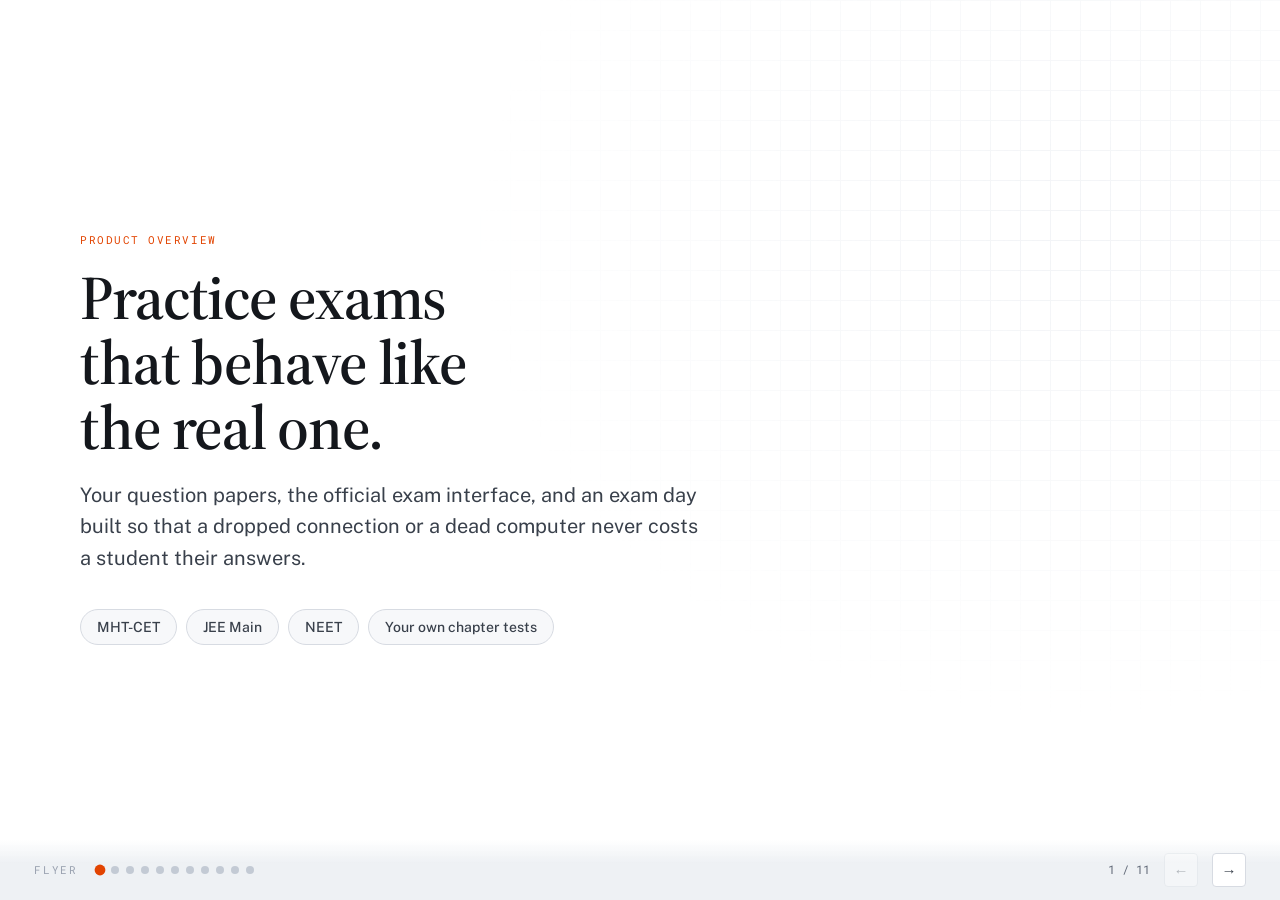
<file: exam1.html>
<!doctype html>
<html lang="en">
<head>
<meta charset="utf-8">
<meta name="viewport" content="width=device-width, initial-scale=1">
<title>Flyer — practice exams that behave like the real one</title>
<meta name="description" content="A computer-based test system for CET, JEE and NEET practice. Your question papers, the real exam interface, and an exam day that does not lose answers.">
<link rel="preconnect" href="https://fonts.googleapis.com">
<link rel="preconnect" href="https://fonts.gstatic.com" crossorigin>
<link rel="stylesheet" href="https://fonts.googleapis.com/css2?family=Public+Sans:wght@400;500;600;700&family=Roboto+Mono:wght@400;500&family=Source+Serif+4:opsz,wght@8..60,400;8..60,600;8..60,700&display=swap">
<style>
:root{
  --ground:#eef1f4;
  --surface:#ffffff;
  --surface-2:#f7f8fa;
  --ink:#14171c;
  --ink-2:#39404b;
  --muted:#626a78;
  --faint:#9aa2b0;
  --rule:#d7dbe2;
  --rule-soft:#e7eaef;

  /* the real exam interface palette — used for meaning, never decoration */
  --st-notvisited:#e6e6e6;
  --st-notanswered:#e24401;
  --st-answered:#2dba00;
  --st-marked:#50209c;
  --btn-save:#5cb85c;
  --btn-mark:#f0ad4e;
  --btn-review:#337ab7;
  --navy:#1b3a63;
}
*{box-sizing:border-box}
html,body{height:100%}
body{
  margin:0;background:var(--ground);color:var(--ink);
  font-family:"Public Sans",system-ui,-apple-system,sans-serif;
  font-size:17px;line-height:1.6;-webkit-font-smoothing:antialiased;overflow:hidden;
}
h1,h2,h3{font-family:"Source Serif 4",Georgia,serif;font-weight:600;margin:0;text-wrap:balance}
h1{font-size:clamp(36px,5.4vw,62px);line-height:1.05;letter-spacing:-.018em}
h2{font-size:clamp(27px,3.6vw,42px);line-height:1.13;letter-spacing:-.012em}
h3{font-size:19px;line-height:1.32}
p{margin:0 0 16px}
.label{font-family:"Roboto Mono",monospace;font-size:11px;letter-spacing:.14em;
       text-transform:uppercase;color:var(--st-notanswered)}
.lede{font-size:clamp(17px,1.6vw,20px);line-height:1.58;color:var(--ink-2)}
.muted{color:var(--muted)}

/* ============================ deck ============================ */
.deck{position:relative;height:100vh;height:100dvh;width:100%;overflow:hidden}
.slide{
  position:absolute;inset:0;display:flex;align-items:center;
  padding:64px 56px 88px;opacity:0;visibility:hidden;
  transform:translateY(14px);transition:opacity .38s ease,transform .38s ease,visibility .38s;
  overflow:hidden;
}
.slide.on{opacity:1;visibility:visible;transform:none}
.inner{width:100%;max-width:1120px;margin:0 auto;position:relative}
.fit-content{width:100%}
.slide.pad-tight{padding:44px 40px 84px}

@media(prefers-reduced-motion:reduce){
  .slide{transition:opacity .01s;transform:none}
}

/* head block used on most slides */
.head{margin-bottom:26px;max-width:920px}
.head .label{display:block;margin-bottom:11px}
.head p{margin:12px 0 0;color:var(--muted);font-size:16.5px;max-width:66ch}

/* ============================ nav ============================ */
.nav{
  position:fixed;left:0;right:0;bottom:0;height:60px;z-index:40;
  display:flex;align-items:center;gap:18px;padding:0 34px;
  background:linear-gradient(to top,var(--ground) 62%,transparent);
}
.dots{display:flex;gap:7px;align-items:center}
.dots button{
  width:8px;height:8px;padding:0;border:none;border-radius:50%;
  background:#c3cad4;cursor:pointer;transition:background .2s,transform .2s;
}
.dots button.on{background:var(--st-notanswered);transform:scale(1.35)}
.dots button:hover{background:var(--muted)}
.nav-right{margin-left:auto;display:flex;align-items:center;gap:14px}
.count{font-family:"Roboto Mono",monospace;font-size:12px;color:var(--muted);
       font-variant-numeric:tabular-nums}
.arrow{
  width:34px;height:34px;border:1px solid var(--rule);background:var(--surface);
  border-radius:4px;cursor:pointer;display:flex;align-items:center;justify-content:center;
  color:var(--ink-2);font-size:15px;line-height:1;
}
.arrow:hover{border-color:var(--muted)}
.arrow[disabled]{opacity:.34;cursor:default}
.brandmark{font-family:"Roboto Mono",monospace;font-size:11px;letter-spacing:.16em;
           text-transform:uppercase;color:var(--faint)}

/* ============================ title slide ============================ */
.title-grid{
  position:absolute;inset:0;z-index:0;opacity:.55;
  background-image:linear-gradient(var(--rule-soft) 1px,transparent 1px),
                   linear-gradient(90deg,var(--rule-soft) 1px,transparent 1px);
  background-size:30px 30px;
  -webkit-mask-image:radial-gradient(ellipse 66% 76% at 84% 26%,#000,transparent 72%);
  mask-image:radial-gradient(ellipse 66% 76% at 84% 26%,#000,transparent 72%);
}
#s1{background:var(--surface)}
#s1 .inner{position:relative;z-index:2}
#s1 h1{max-width:14ch}
#s1 .lede{max-width:52ch;margin-top:20px}
.exams{display:flex;flex-wrap:wrap;gap:9px;margin-top:34px}
.exam-tag{
  border:1px solid var(--rule);background:var(--surface-2);border-radius:99px;
  padding:6px 16px;font-size:14px;color:var(--ink-2);font-weight:500;
}

/* ============================ problem cards ============================ */
.probs{display:grid;grid-template-columns:repeat(3,1fr);gap:1px;background:var(--rule);
       border:1px solid var(--rule);border-radius:4px;overflow:hidden}
.prob{background:var(--surface);padding:30px 28px}
.prob .n{font-family:"Roboto Mono",monospace;font-size:12px;color:var(--st-notanswered);
         letter-spacing:.1em;margin-bottom:14px}
.prob h3{margin-bottom:10px}
.prob p{font-size:15.5px;color:var(--muted);margin:0}

/* ============================ app chrome ============================ */
.demo-bar{display:flex;align-items:center;gap:10px;padding:9px 14px;
          background:#2b3039;border-radius:6px 6px 0 0}
.demo-bar .tl{display:flex;gap:6px}
.demo-bar .tl i{width:10px;height:10px;border-radius:50%;background:#555d6a;display:block}
.demo-bar .u{flex:1;background:#1d212a;border-radius:4px;padding:3px 11px;
  font-family:"Roboto Mono",monospace;font-size:11px;color:#8d96a4;
  overflow:hidden;white-space:nowrap;text-overflow:ellipsis}
.demo-body{background:#fff;border:1px solid var(--rule);border-top:none;
           border-radius:0 0 6px 6px;overflow-x:auto;position:relative}
.demo-body::after{
  content:"";position:absolute;top:0;right:0;bottom:0;width:40px;
  background:linear-gradient(to right,transparent,rgba(255,255,255,.92) 70%);
  pointer-events:none;opacity:0;transition:opacity .25s ease;border-radius:0 0 6px 0;
}
.demo-body.is-scrollable::after{opacity:1}
.demo-body.at-end::after{opacity:0}
.demo-scroll-hint{
  position:absolute;right:10px;bottom:10px;z-index:2;display:flex;align-items:center;gap:4px;
  background:rgba(20,23,28,.82);color:#fff;font-family:"Roboto Mono",monospace;
  font-size:10px;letter-spacing:.06em;text-transform:uppercase;padding:5px 8px 5px 10px;
  border-radius:99px;pointer-events:none;opacity:0;transition:opacity .25s ease;white-space:nowrap;
}
.demo-scroll-hint svg{width:11px;height:11px;flex:none;animation:hint-nudge 1.4s ease-in-out infinite}
.demo-body.is-scrollable .demo-scroll-hint{opacity:1}
.demo-body.at-end .demo-scroll-hint{opacity:0}
@keyframes hint-nudge{0%,100%{transform:translateX(0)}50%{transform:translateX(3px)}}
@media(prefers-reduced-motion:reduce){.demo-scroll-hint svg{animation:none}}
.demo-cap{margin-top:13px;font-size:15px;color:var(--muted);max-width:78ch}
.demo-cap b{color:var(--ink);font-weight:600}

/* ============================ exam player ============================ */
.ex{min-width:840px;font-family:system-ui,-apple-system,"Segoe UI",sans-serif;
    font-size:14px;color:rgba(0,0,0,.85);background:#fff}
.ex-top{display:flex;align-items:center;gap:14px;padding:10px 16px;
        border-bottom:1px solid #e3e6ea;background:#fafbfc}
.ex-cand{display:flex;align-items:center;gap:11px}
.ex-photo{width:36px;height:42px;background:#e9ecf0;border:1px solid #d5d9e0;flex:none;
          display:flex;align-items:center;justify-content:center}
.ex-photo svg{width:19px;height:19px;fill:#a9b0bb}
.ex-cand dl{margin:0;display:grid;grid-template-columns:auto auto;gap:1px 8px;font-size:11.5px}
.ex-cand dt{color:#767d89}
.ex-cand dd{margin:0;font-weight:600}
.ex-timer{margin-left:auto;text-align:right}
.ex-timer .t-lbl{font-size:11px;color:#767d89}
.ex-timer .t-val{font-family:"Roboto Mono",monospace;font-size:19px;font-weight:500;
  background:var(--navy);color:#fff;padding:2px 9px;border-radius:3px;display:inline-block}
.ex-lang{border:1px solid #d5d9e0;border-radius:3px;padding:5px 10px;font-size:12px;background:#fff}
.ex-sections{display:flex;gap:2px;padding:0 16px;background:#f2f4f6;border-bottom:1px solid #e3e6ea}
.ex-sec{padding:9px 18px;font-size:13px;color:#5a626e;border-bottom:2px solid transparent}
.ex-sec.on{background:#fff;color:var(--navy);font-weight:600;border-bottom-color:var(--navy)}
.ex-sec.locked{color:#a8aeb8}
.ex-sec.locked::after{content:" · closed";font-size:11px}
.ex-main{display:grid;grid-template-columns:1fr 288px}
.ex-q{padding:20px 22px;border-right:1px solid #e3e6ea;min-height:326px}
.ex-qno{font-weight:600;margin-bottom:14px;font-size:15px}
.ex-stem{font-family:"Source Serif 4",Georgia,serif;font-size:16.5px;line-height:2.05;
         color:#111;margin-bottom:20px}
.frac{display:inline-flex;flex-direction:column;text-align:center;vertical-align:-.55em;
      margin:0 3px;line-height:1.15}
.frac .num{border-bottom:1.2px solid #111;padding:0 5px;font-size:.92em}
.frac .den{padding:0 5px;font-size:.92em}
.ex-optlbl{font-size:12.5px;color:#767d89;margin-bottom:9px}
.ex-opts{display:grid;grid-template-columns:1fr 1fr;gap:12px 30px;max-width:430px}
.ex-opt{display:flex;align-items:center;gap:10px;font-family:"Source Serif 4",Georgia,serif;font-size:16px}
.ex-radio{width:15px;height:15px;border:1.5px solid #9aa1ac;border-radius:50%;flex:none;background:#fff}
.ex-radio.on{border-color:var(--navy);border-width:4.5px}
.ex-actions{display:flex;flex-wrap:wrap;gap:8px;padding:13px 22px;
            border-top:1px solid #e3e6ea;background:#fbfcfd}
.ex-btn{border:none;border-radius:3px;padding:8px 15px;font-size:13px;color:#fff;
        font-family:inherit;font-weight:500}
.ex-btn.save{background:var(--btn-save)}
.ex-btn.mark{background:var(--btn-mark)}
.ex-btn.rev{background:var(--btn-review)}
.ex-btn.ghost{background:#fff;color:#3d434f;border:1px solid #d5d9e0}
.ex-nav{margin-left:auto;display:flex;gap:8px}
.ex-pal{padding:15px 15px 18px;background:#fcfcfd}
.ex-legend{display:grid;grid-template-columns:auto 1fr;gap:7px 10px;font-size:11.5px;
           color:#4a5260;margin-bottom:16px;align-items:center}
.chip{width:26px;height:26px;display:flex;align-items:center;justify-content:center;
      font-size:11.5px;font-weight:600;color:#fff;flex:none}
.chip.nv{background:var(--st-notvisited);color:#3d434f;border-radius:3px}
.chip.na{background:var(--st-notanswered);clip-path:polygon(0 0,100% 0,100% 72%,50% 100%,0 72%)}
.chip.an{background:var(--st-answered);clip-path:polygon(0 28%,50% 0,100% 28%,100% 100%,0 100%)}
.chip.mk{background:var(--st-marked);border-radius:50%}
.chip.am{background:var(--st-marked);border-radius:50%;position:relative}
.chip.am::after{content:"";position:absolute;right:-1px;bottom:-1px;width:10px;height:10px;
  border-radius:50%;background:var(--st-answered);border:1.5px solid #fff}
.ex-palgrid{display:grid;grid-template-columns:repeat(6,1fr);gap:6px}
.ex-palgrid .chip{width:100%;height:29px}

/* ============================ states slide ============================ */
.states{display:grid;grid-template-columns:repeat(5,1fr);gap:14px;margin-bottom:34px}
.state{background:var(--surface);border:1px solid var(--rule);border-radius:4px;
       padding:20px 16px;text-align:center}
.state .chip{margin:0 auto 12px;width:38px;height:38px;font-size:0}
.state b{display:block;font-size:14.5px;margin-bottom:5px}
.state span{font-size:13px;color:var(--muted);line-height:1.45;display:block}
.two-up{display:grid;grid-template-columns:1fr 1fr;gap:22px}
.card{background:var(--surface);border:1px solid var(--rule);border-radius:4px;padding:24px 26px}
.card.accent{border-left:3px solid var(--st-notanswered)}
.card h3{margin-bottom:9px}
.card p{margin:0;font-size:15.5px;color:var(--muted)}

/* ============================ figure ============================ */
.fig{background:var(--surface);border:1px solid var(--rule);border-radius:4px;padding:30px}
.fig figcaption{font-size:15px;color:var(--muted);margin-top:16px}

/* ============================ import ============================ */
.im{min-width:840px;font-family:system-ui,sans-serif;font-size:14px;background:#fff}
.im-top{display:flex;align-items:center;gap:14px;padding:12px 18px;border-bottom:1px solid #e3e6ea}
.im-file{font-weight:600}
.im-prog{margin-left:auto;display:flex;align-items:center;gap:12px;font-size:13px;color:#5a626e}
.im-bar{width:140px;height:6px;background:#e9ecf0;border-radius:3px;overflow:hidden}
.im-bar i{display:block;height:100%;width:70%;background:var(--st-answered)}
.im-main{display:grid;grid-template-columns:1fr 292px}
.im-stage{padding:18px 20px;border-right:1px solid #e3e6ea;background:#f7f8fa}
.im-crop{background:#fff;border:2px solid var(--btn-review);position:relative;padding:18px 20px;
  font-family:"Source Serif 4",Georgia,serif;font-size:15.5px;line-height:1.9}
.im-h{position:absolute;width:9px;height:9px;background:var(--btn-review)}
.im-h.tl{left:-5px;top:-5px}.im-h.tr{right:-5px;top:-5px}
.im-h.bl{left:-5px;bottom:-5px}.im-h.br{right:-5px;bottom:-5px}
.im-crop .qn{font-family:"Public Sans",sans-serif;font-weight:600;font-size:14px;color:#3d434f}
.im-opts{display:grid;grid-template-columns:1fr 1fr;gap:8px 30px;margin-top:14px;
         font-size:14.5px;white-space:nowrap}
.im-side{padding:18px 16px}
.im-field{margin-bottom:14px}
.im-field label{display:block;font-size:11.5px;color:#767d89;margin-bottom:5px}
.im-val{border:1px solid #d5d9e0;border-radius:3px;padding:7px 11px;font-size:14px;
        display:flex;align-items:center;justify-content:space-between;background:#fff}
.im-val.auto{background:#f3fbf1;border-color:#b5e0aa}
.im-val em{font-style:normal;font-size:12px;color:#5f9d4e}
.im-src{font-family:"Roboto Mono",monospace;font-size:10px;color:#5f9d4e;margin-top:4px}
.im-approve{width:100%;background:var(--btn-save);color:#fff;border:none;border-radius:3px;
  padding:10px;font-size:14px;font-weight:600;font-family:inherit;margin-top:2px}
.im-keys{margin-top:11px;font-size:11.5px;color:#767d89;line-height:1.95}
kbd{font-family:"Roboto Mono",monospace;font-size:10.5px;background:#eef0f3;border:1px solid #d5d9e0;
    border-bottom-width:2px;border-radius:3px;padding:1px 5px;color:#3d434f}
.im-thumbs{display:flex;gap:6px;margin-top:14px;overflow-x:auto;padding-bottom:3px}
.im-th{width:32px;height:40px;border:1px solid #d5d9e0;border-radius:2px;flex:none;
  display:flex;align-items:center;justify-content:center;font-size:9px;color:#949cab;background:#fff}
.im-th.done{background:#f3fbf1;border-color:#b5e0aa;color:#5f9d4e}
.im-th.now{border-color:var(--btn-review);border-width:2px;color:var(--btn-review);font-weight:600}

/* ============================ monitor ============================ */
.mon{min-width:840px;font-family:system-ui,sans-serif;font-size:14px;background:#fff}
.mon-top{display:flex;align-items:center;gap:16px;padding:12px 18px;border-bottom:1px solid #e3e6ea}
.mon-stats{margin-left:auto;display:flex;gap:22px;font-size:12.5px;text-align:center}
.mon-stats b{display:block;font-size:19px;font-weight:600;font-family:"Roboto Mono",monospace}
.mon-alert{display:flex;gap:12px;align-items:flex-start;padding:12px 18px;
           background:#fdf0ea;border-bottom:1px solid #f5cdba}
.mon-alert .ic{width:22px;height:22px;border-radius:50%;background:var(--st-notanswered);
  color:#fff;display:flex;align-items:center;justify-content:center;font-weight:700;
  font-size:13px;flex:none;margin-top:1px}
.mon-alert h4{margin:0 0 3px;font-size:14px;font-weight:600;font-family:"Public Sans",sans-serif}
.mon-alert p{margin:0;font-size:13px;color:#7a4a35}
.mon-grid{display:grid;grid-template-columns:repeat(auto-fill,minmax(108px,1fr));gap:8px;padding:16px}
.seat{border:1px solid #e3e6ea;border-radius:3px;padding:8px 10px;background:#fff}
.seat .pc{font-family:"Roboto Mono",monospace;font-size:10px;color:#949cab}
.seat .nm{font-size:12.5px;font-weight:500;margin:2px 0 5px;white-space:nowrap;
          overflow:hidden;text-overflow:ellipsis}
.seat .st{font-size:10.5px;color:#5a626e;white-space:nowrap;overflow:hidden;text-overflow:ellipsis}
.seat.ok{border-left:3px solid var(--st-answered)}
.seat.slow{border-left:3px solid var(--btn-mark);background:#fffbf3}
.seat.down{border-left:3px solid var(--st-notanswered);background:#fdf3f0}
.seat.idle{border-left:3px solid #d5d9e0;background:#fafbfc;color:#949cab}

/* ============================ results ============================ */
.rs{min-width:840px;font-family:system-ui,sans-serif;font-size:14px;background:#fff}
.rs-top{display:flex;align-items:center;gap:14px;padding:14px 20px;border-bottom:1px solid #e3e6ea}
.rs-top .who{font-weight:600;font-size:15px}
.rs-body{display:grid;grid-template-columns:1fr 300px}
.rs-left{padding:18px 20px;border-right:1px solid #e3e6ea}
.rs-tiles{display:grid;grid-template-columns:repeat(3,1fr);gap:10px;margin-bottom:20px}
.tile{border:1px solid #e3e6ea;border-radius:4px;padding:13px 14px;background:#fafbfc}
.tile .k{font-size:11px;color:#767d89;margin-bottom:4px}
.tile .v{font-family:"Roboto Mono",monospace;font-size:23px;font-weight:500;color:var(--navy)}
.tile .v small{font-size:12px;color:#949cab;font-weight:400}
.rs-h{font-size:12px;color:#767d89;margin:0 0 9px;font-weight:600;text-transform:uppercase;
      letter-spacing:.06em}
.bar-row{display:grid;grid-template-columns:150px 1fr 40px;gap:11px;align-items:center;
         margin-bottom:8px;font-size:13px}
.bar{height:9px;background:#eef0f3;border-radius:5px;overflow:hidden}
.bar i{display:block;height:100%;border-radius:5px}
.bar-row .pct{font-family:"Roboto Mono",monospace;font-size:12px;color:#5a626e;text-align:right}
.rs-right{padding:18px 18px}
.insight{border:1px solid #e3e6ea;border-radius:4px;padding:12px 13px;margin-bottom:9px}
.insight .t{font-size:12.5px;font-weight:600;margin-bottom:3px;display:flex;align-items:center;gap:7px}
.insight .d{font-size:12px;color:#767d89;line-height:1.5}
.sw{width:9px;height:9px;border-radius:2px;flex:none}

/* ============================ reliability ============================ */
.rel{display:grid;grid-template-columns:repeat(2,1fr);gap:16px}
.rel-item{background:var(--surface);border:1px solid var(--rule);border-radius:4px;
          padding:22px 24px;display:flex;gap:16px;align-items:flex-start}
.rel-ic{width:38px;height:38px;border-radius:4px;flex:none;display:flex;align-items:center;
        justify-content:center;background:var(--surface-2);border:1px solid var(--rule)}
.rel-ic svg{width:20px;height:20px;stroke:var(--ink-2);fill:none;stroke-width:1.6;
            stroke-linecap:round;stroke-linejoin:round}
.rel-item h3{font-size:16.5px;margin-bottom:6px}
.rel-item p{margin:0;font-size:14.5px;color:var(--muted)}

/* ============================ closing ============================ */
#sEnd{background:var(--surface)}
#sEnd .inner{max-width:820px;text-align:center}
#sEnd h2{margin-bottom:18px}
.summary{display:grid;grid-template-columns:repeat(3,1fr);gap:14px;margin-top:38px;text-align:left}
.sum{border:1px solid var(--rule);border-radius:4px;padding:20px}
.sum b{display:block;font-family:"Source Serif 4",serif;font-size:17px;margin-bottom:6px}
.sum span{font-size:14.5px;color:var(--muted)}

/* ============================ responsive ============================ */
@media(max-width:900px){
  .slide{padding:44px 24px 84px}
  .probs,.states,.two-up,.rel,.summary{grid-template-columns:1fr}
  .states{gap:10px}
  .state{display:flex;align-items:center;gap:14px;text-align:left;padding:14px 16px}
  .state .chip{margin:0}
}
:focus-visible{outline:2px solid var(--btn-review);outline-offset:3px}
</style>
</head>
<body>

<main class="deck" id="deck">

<!-- ==================== 1 · TITLE ==================== -->
<section class="slide on" id="s1">
  <div class="title-grid" aria-hidden="true"></div>
  <div class="inner">
    <p class="label">Product overview</p>
    <h1 style="margin-top:14px">Practice exams that behave like the real one.</h1>
    <p class="lede">
      Your question papers, the official exam interface, and an exam day built so that a dropped
      connection or a dead computer never costs a student their answers.
    </p>
    <div class="exams">
      <span class="exam-tag">MHT-CET</span>
      <span class="exam-tag">JEE Main</span>
      <span class="exam-tag">NEET</span>
      <span class="exam-tag">Your own chapter tests</span>
    </div>
  </div>
</section>

<!-- ==================== 2 · PROBLEM ==================== -->
<section class="slide" id="s2">
  <div class="inner">
    <div class="head">
      <span class="label">Why this exists</span>
      <h2>Three things that make a practice exam worth sitting</h2>
    </div>
    <div class="probs">
      <div class="prob">
        <div class="n">01</div>
        <h3>It should match the real exam</h3>
        <p>The same screen, the same question states, the same rules about saving an answer, the same
          way sections open and close. Anything else trains students for an exam that does not exist.</p>
      </div>
      <div class="prob">
        <div class="n">02</div>
        <h3>It should use your papers</h3>
        <p>You already write and print excellent question papers. The system reads those directly,
          keeping your equations and diagrams exactly as they are.</p>
      </div>
      <div class="prob">
        <div class="n">03</div>
        <h3>It should survive exam day</h3>
        <p>Power cuts, a machine that dies in the ninetieth minute, a connection that drops for
          twenty seconds. This is where trust in a result is won or lost.</p>
      </div>
    </div>
  </div>
</section>

<!-- ==================== 3 · EXAM SCREEN ==================== -->
<section class="slide pad-tight" id="s3">
  <div class="inner">
    <div class="head">
      <span class="label">What the student sees</span>
      <h2>The exam screen</h2>
      <p>Built to match the official interface — the same layout, the same colours, the same button
        names, so nothing on the real exam day is unfamiliar.</p>
    </div>
    <div>
      <div class="demo-bar">
        <div class="tl"><i></i><i></i><i></i></div>
        <div class="u">MHT-CET Practice Test &#183; Shift 1 &#183; Mathematics</div>
      </div>
      <div class="demo-body">
        <div class="ex">
          <div class="ex-top">
            <div class="ex-cand">
              <div class="ex-photo"><svg viewBox="0 0 24 24"><path d="M12 12a5 5 0 100-10 5 5 0 000 10zm0 2c-5 0-9 2.5-9 5.5V21h18v-1.5c0-3-4-5.5-9-5.5z"/></svg></div>
              <dl>
                <dt>Candidate</dt><dd>Sanika Deshmukh</dd>
                <dt>Roll No.</dt><dd>R-1042</dd>
              </dl>
            </div>
            <div class="ex-timer">
              <div class="t-lbl">Time remaining</div>
              <div class="t-val">01:12:47</div>
            </div>
            <div class="ex-lang">English &#9662;</div>
          </div>
          <div class="ex-sections">
            <div class="ex-sec locked">Physics</div>
            <div class="ex-sec locked">Chemistry</div>
            <div class="ex-sec on">Mathematics</div>
          </div>
          <div class="ex-main">
            <div class="ex-q">
              <div class="ex-qno">Question 101</div>
              <div class="ex-stem">
                Given that cos<span class="frac"><span class="num">&#945; &minus; &#946;</span><span class="den">2</span></span>
                = 2&#8202;cos<span class="frac"><span class="num">&#945; + &#946;</span><span class="den">2</span></span>,
                then tan<span class="frac"><span class="num">&#945;</span><span class="den">2</span></span>&#8202;&#183;&#8202;tan<span class="frac"><span class="num">&#946;</span><span class="den">2</span></span>
                is equal to
              </div>
              <div class="ex-optlbl">Options</div>
              <div class="ex-opts">
                <div class="ex-opt"><span class="ex-radio"></span> 1)&nbsp;<span class="frac"><span class="num">1</span><span class="den">2</span></span></div>
                <div class="ex-opt"><span class="ex-radio"></span> 2)&nbsp;<span class="frac"><span class="num">1</span><span class="den">3</span></span></div>
                <div class="ex-opt"><span class="ex-radio on"></span> 3)&nbsp;<span class="frac"><span class="num">1</span><span class="den">4</span></span></div>
                <div class="ex-opt"><span class="ex-radio"></span> 4)&nbsp;<span class="frac"><span class="num">1</span><span class="den">8</span></span></div>
              </div>
            </div>
            <div class="ex-pal">
              <div class="ex-legend">
                <span class="chip nv">28</span><span>Not visited</span>
                <span class="chip na">6</span><span>Not answered</span>
                <span class="chip an">14</span><span>Answered</span>
                <span class="chip mk">2</span><span>Marked for review</span>
                <span class="chip am">1</span><span>Answered &amp; marked</span>
              </div>
              <div class="ex-palgrid">
                <span class="chip an">101</span><span class="chip an">102</span><span class="chip na">103</span>
                <span class="chip an">104</span><span class="chip mk">105</span><span class="chip an">106</span>
                <span class="chip an">107</span><span class="chip am">108</span><span class="chip na">109</span>
                <span class="chip an">110</span><span class="chip an">111</span><span class="chip nv">112</span>
                <span class="chip nv">113</span><span class="chip na">114</span><span class="chip an">115</span>
                <span class="chip nv">116</span><span class="chip nv">117</span><span class="chip nv">118</span>
              </div>
            </div>
          </div>
          <div class="ex-actions">
            <button class="ex-btn save">Save &amp; Next</button>
            <button class="ex-btn ghost">Clear</button>
            <button class="ex-btn mark">Save &amp; Mark For Review</button>
            <button class="ex-btn rev">Mark For Review &amp; Next</button>
            <span class="ex-nav">
              <button class="ex-btn ghost">&laquo; Back</button>
              <button class="ex-btn ghost">Next &raquo;</button>
            </span>
          </div>
        </div>
      </div>
      <p class="demo-cap">
        <b>Question paper view, marked-for-review, section switching, language selection</b> &mdash;
        all of it works the way the students will find it on the day.
      </p>
    </div>
  </div>
</section>

<!-- ==================== 4 · STATES ==================== -->
<section class="slide" id="s4">
  <div class="inner">
    <div class="head">
      <span class="label">The details students get caught by</span>
      <h2>Five question states, exactly as the real exam uses them</h2>
    </div>
    <div class="states">
      <div class="state"><span class="chip nv"></span><b>Not visited</b><span>Never opened</span></div>
      <div class="state"><span class="chip na"></span><b>Not answered</b><span>Opened, left blank</span></div>
      <div class="state"><span class="chip an"></span><b>Answered</b><span>Saved</span></div>
      <div class="state"><span class="chip mk"></span><b>Marked for review</b><span>Flagged to return to</span></div>
      <div class="state"><span class="chip am"></span><b>Answered &amp; marked</b><span>Counted in the result</span></div>
    </div>
    <div class="two-up">
      <div class="card accent">
        <h3>The save rule, reproduced exactly</h3>
        <p>In the real exam, choosing an option and then jumping to another question does not save it
          &mdash; only <em>Save &amp; Next</em> does. It catches students out every year. Here they meet
          it in practice instead, and the palette shows them immediately.</p>
      </div>
      <div class="card">
        <h3>A clock the computer cannot argue with</h3>
        <p>Time is kept centrally, so changing a machine&rsquo;s clock changes nothing. The paper ends
          on its own when the time is up, exactly as the real exam does.</p>
      </div>
    </div>
  </div>
</section>

<!-- ==================== 5 · TIME BLOCKS ==================== -->
<section class="slide" id="s5">
  <div class="inner">
    <div class="head">
      <span class="label">MHT-CET</span>
      <h2>The 90-minute split, handled properly</h2>
      <p>Physics and Chemistry run together for the first 90 minutes, then Mathematics for the second.
        When the first block ends it closes, and a candidate cannot go back.</p>
    </div>
    <figure class="fig">
      <svg viewBox="0 0 900 168" width="100%" role="img" aria-label="Physics and Chemistry share the first ninety minutes, Mathematics takes the second ninety">
        <text x="0" y="15" font-family="Roboto Mono, monospace" font-size="11" fill="#9aa2b0">0 MIN</text>
        <text x="404" y="15" font-family="Roboto Mono, monospace" font-size="11" fill="#9aa2b0">90 MIN</text>
        <text x="828" y="15" font-family="Roboto Mono, monospace" font-size="11" fill="#9aa2b0">180 MIN</text>
        <rect x="0" y="28" width="424" height="56" rx="3" fill="#eef1f5" stroke="#d7dbe2"/>
        <rect x="12" y="38" width="196" height="36" rx="2" fill="#fff" stroke="#c9cfd8"/>
        <text x="110" y="61" text-anchor="middle" font-family="Public Sans, sans-serif" font-size="13.5" fill="#14171c">Physics &#183; 50 Q</text>
        <rect x="216" y="38" width="196" height="36" rx="2" fill="#fff" stroke="#c9cfd8"/>
        <text x="314" y="61" text-anchor="middle" font-family="Public Sans, sans-serif" font-size="13.5" fill="#14171c">Chemistry &#183; 50 Q</text>
        <rect x="452" y="28" width="424" height="56" rx="3" fill="#eef1f5" stroke="#d7dbe2"/>
        <rect x="464" y="38" width="400" height="36" rx="2" fill="#fff" stroke="#c9cfd8"/>
        <text x="664" y="61" text-anchor="middle" font-family="Public Sans, sans-serif" font-size="13.5" fill="#14171c">Mathematics &#183; 50 Q &#183; 2 marks each</text>
        <line x1="438" y1="22" x2="438" y2="108" stroke="#e24401" stroke-width="2" stroke-dasharray="5 4"/>
        <text x="438" y="124" text-anchor="middle" font-family="Public Sans, sans-serif" font-size="12.5" font-weight="600" fill="#e24401">Block closes</text>
        <text x="438" y="140" text-anchor="middle" font-family="Public Sans, sans-serif" font-size="12" fill="#626a78">no going back</text>
        <text x="212" y="102" text-anchor="middle" font-family="Public Sans, sans-serif" font-size="12" fill="#626a78">move freely between these two</text>
        <text x="664" y="102" text-anchor="middle" font-family="Public Sans, sans-serif" font-size="12" fill="#626a78">opens only at 90 minutes</text>
        <text x="0" y="162" font-family="Public Sans, sans-serif" font-size="12" fill="#9aa2b0">200 marks &#183; no negative marking &#183; matches the MHT-CET 2026 information brochure</text>
      </svg>
      <figcaption>
        Each exam is set up from its own official pattern &mdash; JEE Main&rsquo;s +4 and &minus;1 marking
        and its numerical-answer questions, or your own chapter test with whatever timing you choose.
      </figcaption>
    </figure>
  </div>
</section>

<!-- ==================== 6 · PAPER IN ==================== -->
<section class="slide" id="s6">
  <div class="inner">
    <div class="head">
      <span class="label">Your question papers</span>
      <h2>From the PDF you already print</h2>
      <p>No retyping, no re-drawing. The paper is read directly, each question is separated out, and
        your equations and diagrams stay exactly as they were.</p>
    </div>
    <figure class="fig" style="margin-bottom:24px">
      <svg viewBox="0 0 900 122" width="100%" role="img" aria-label="Your PDF, questions separated, answer key matched, ready to use">
        <rect x="0" y="16" width="176" height="72" rx="3" fill="#fff" stroke="#d7dbe2"/>
        <text x="88" y="46" text-anchor="middle" font-family="Public Sans, sans-serif" font-size="13.5" font-weight="600" fill="#14171c">Your PDF</text>
        <text x="88" y="66" text-anchor="middle" font-family="Public Sans, sans-serif" font-size="12" fill="#626a78">as you already print it</text>
        <path d="M186 52 L226 52" stroke="#b8c0cb" stroke-width="1.5"/><path d="M220 47 L228 52 L220 57 Z" fill="#b8c0cb"/>
        <rect x="236" y="16" width="176" height="72" rx="3" fill="#fff" stroke="#d7dbe2"/>
        <text x="324" y="46" text-anchor="middle" font-family="Public Sans, sans-serif" font-size="13.5" font-weight="600" fill="#14171c">Questions separated</text>
        <text x="324" y="66" text-anchor="middle" font-family="Public Sans, sans-serif" font-size="12" fill="#626a78">diagrams kept intact</text>
        <path d="M422 52 L462 52" stroke="#b8c0cb" stroke-width="1.5"/><path d="M456 47 L464 52 L456 57 Z" fill="#b8c0cb"/>
        <rect x="472" y="16" width="176" height="72" rx="3" fill="#fff" stroke="#d7dbe2"/>
        <text x="560" y="46" text-anchor="middle" font-family="Public Sans, sans-serif" font-size="13.5" font-weight="600" fill="#14171c">Answer key matched</text>
        <text x="560" y="66" text-anchor="middle" font-family="Public Sans, sans-serif" font-size="12" fill="#626a78">by question number</text>
        <path d="M658 52 L698 52" stroke="#b8c0cb" stroke-width="1.5"/><path d="M692 47 L700 52 L692 57 Z" fill="#b8c0cb"/>
        <rect x="708" y="16" width="176" height="72" rx="3" fill="#f2faf4" stroke="#bde0c6"/>
        <text x="796" y="46" text-anchor="middle" font-family="Public Sans, sans-serif" font-size="13.5" font-weight="600" fill="#1d7a3d">Ready to use</text>
        <text x="796" y="66" text-anchor="middle" font-family="Public Sans, sans-serif" font-size="12" fill="#4a7d5c">you check and confirm</text>
        <text x="0" y="112" font-family="Public Sans, sans-serif" font-size="12" fill="#9aa2b0">Because each question keeps its number, your existing answer key lines up with it automatically.</text>
      </svg>
    </figure>
    <div class="two-up">
      <div class="card">
        <h3>Once a question is in, it stays in</h3>
        <p>Every paper adds to a question bank you own, organised by subject, chapter and difficulty.
          Next term&rsquo;s paper can be assembled from it in a few clicks.</p>
      </div>
      <div class="card">
        <h3>Nothing is lost in translation</h3>
        <p>Equations, circuit diagrams and chemical structures appear on screen exactly as they do on
          your printed paper.</p>
      </div>
    </div>
  </div>
</section>

<!-- ==================== 7 · IMPORT SCREEN ==================== -->
<section class="slide pad-tight" id="s7">
  <div class="inner">
    <div class="head">
      <span class="label">How a paper gets ready</span>
      <h2>One teacher, about half an hour, whole paper done</h2>
      <p>The answer and the chapter are filled in for you. You glance at each question and press
        Enter. Nothing needs to be typed.</p>
    </div>
    <div>
      <div class="demo-bar">
        <div class="tl"><i></i><i></i><i></i></div>
        <div class="u">Crash Course Maths &#183; 30 Dec 2023.pdf</div>
      </div>
      <div class="demo-body">
        <div class="im">
          <div class="im-top">
            <span class="im-file">Crash Course Maths &#183; 30 Dec 2023.pdf</span>
            <span style="font-size:13px;color:#767d89">50 questions found</span>
            <span class="im-prog"><span class="im-bar"><i></i></span> 35 of 50 confirmed</span>
          </div>
          <div class="im-main">
            <div class="im-stage">
              <div class="im-crop">
                <span class="im-h tl"></span><span class="im-h tr"></span>
                <span class="im-h bl"></span><span class="im-h br"></span>
                <span class="qn">104.</span>
                The equation of the circle passing through the points (1,&#8202;0) and (0,&#8202;1),
                having the smallest radius, is
                <div class="im-opts">
                  <div>1)&nbsp; x&#178; + y&#178; &minus; 2x &minus; 2y + 1 = 0</div>
                  <div>2)&nbsp; x&#178; + y&#178; &minus; x &minus; y = 0</div>
                  <div>3)&nbsp; x&#178; + y&#178; &minus; 2x &minus; 2y + 7 = 0</div>
                  <div>4)&nbsp; x&#178; + y&#178; + 2x + 2y &minus; 1 = 0</div>
                </div>
              </div>
              <div class="im-thumbs">
                <span class="im-th done">101</span><span class="im-th done">102</span>
                <span class="im-th done">103</span><span class="im-th now">104</span>
                <span class="im-th">105</span><span class="im-th">106</span>
                <span class="im-th">107</span><span class="im-th">108</span>
                <span class="im-th">109</span><span class="im-th">110</span>
                <span class="im-th">111</span><span class="im-th">112</span>
              </div>
            </div>
            <div class="im-side">
              <div class="im-field">
                <label>Correct answer</label>
                <div class="im-val auto">2 <em>from your key</em></div>
              </div>
              <div class="im-field">
                <label>Chapter</label>
                <div class="im-val auto">Circle <em>suggested</em></div>
              </div>
              <div class="im-field">
                <label>Marks</label>
                <div class="im-val">2 <em style="color:#949cab">from pattern</em></div>
              </div>
              <button class="im-approve">Confirm &amp; next</button>
              <div class="im-keys">
                <kbd>Enter</kbd> confirm &nbsp;&#183;&nbsp; <kbd>&#8593;</kbd><kbd>&#8595;</kbd> adjust the box<br>
                <kbd>Tab</kbd> change a field &nbsp;&#183;&nbsp; <kbd>Esc</kbd> skip for now
              </div>
            </div>
          </div>
        </div>
      </div>
      <p class="demo-cap">
        <b>Roughly twelve seconds a question.</b> The work is checking, not typing &mdash; and anything
        the system is unsure about is put in front of you first.
      </p>
    </div>
  </div>
</section>

<!-- ==================== 8 · MONITOR ==================== -->
<section class="slide pad-tight" id="s8">
  <div class="inner">
    <div class="head">
      <span class="label">During the exam</span>
      <h2>The whole hall on one screen</h2>
      <p>A teacher walking the lab can see who is in trouble without asking, and can act without
        interrupting anyone else.</p>
    </div>
    <div>
      <div class="demo-bar">
        <div class="tl"><i></i><i></i><i></i></div>
        <div class="u">MHT-CET Practice Test &#183; Shift 1 &#183; live</div>
      </div>
      <div class="demo-body">
        <div class="mon">
          <div class="mon-top">
            <strong>Shift 1</strong>
            <span style="font-size:13px;color:#767d89">started 10:00 &#183; 1h 12m left</span>
            <div class="mon-stats">
              <span><b style="color:var(--st-answered)">26</b> writing</span>
              <span><b style="color:var(--btn-mark)">3</b> slow</span>
              <span><b style="color:var(--st-notanswered)">4</b> disconnected</span>
              <span><b style="color:#949cab">1</b> not started</span>
            </div>
          </div>
          <div class="mon-alert">
            <span class="ic">!</span>
            <div>
              <h4>Four students disconnected at the same moment</h4>
              <p>PC-19, PC-20, PC-21 and PC-22 stopped together at 11:46. That pattern is the network,
                not the students. Their answers so far are safe.</p>
            </div>
          </div>
          <div class="mon-grid">
            <div class="seat ok"><div class="pc">PC-01</div><div class="nm">A. Kulkarni</div><div class="st">Q 118 &#183; on track</div></div>
            <div class="seat ok"><div class="pc">PC-02</div><div class="nm">S. Deshmukh</div><div class="st">Q 104 &#183; on track</div></div>
            <div class="seat ok"><div class="pc">PC-03</div><div class="nm">R. Pawar</div><div class="st">Q 121 &#183; on track</div></div>
            <div class="seat slow"><div class="pc">PC-04</div><div class="nm">M. Jadhav</div><div class="st">Q 109 &#183; 14 min</div></div>
            <div class="seat ok"><div class="pc">PC-05</div><div class="nm">P. Shinde</div><div class="st">Q 133 &#183; on track</div></div>
            <div class="seat ok"><div class="pc">PC-06</div><div class="nm">N. Patil</div><div class="st">Q 112 &#183; on track</div></div>
            <div class="seat down"><div class="pc">PC-19</div><div class="nm">V. Gaikwad</div><div class="st">offline 2 min</div></div>
            <div class="seat down"><div class="pc">PC-20</div><div class="nm">T. Bhosale</div><div class="st">offline 2 min</div></div>
            <div class="seat down"><div class="pc">PC-21</div><div class="nm">K. More</div><div class="st">offline 2 min</div></div>
            <div class="seat down"><div class="pc">PC-22</div><div class="nm">D. Salunke</div><div class="st">offline 2 min</div></div>
            <div class="seat idle"><div class="pc">PC-23</div><div class="nm">&mdash;</div><div class="st">not started</div></div>
            <div class="seat ok"><div class="pc">PC-24</div><div class="nm">Y. Chavan</div><div class="st">Q 127 &#183; on track</div></div>
          </div>
        </div>
      </div>
      <p class="demo-cap">
        <b>Add time to one student or the whole shift, move a student to a spare machine, see who has
        submitted</b> &mdash; all from this screen, while the exam runs.
      </p>
    </div>
  </div>
</section>

<!-- ==================== 9 · RELIABILITY ==================== -->
<section class="slide" id="s9">
  <div class="inner">
    <div class="head">
      <span class="label">When something goes wrong</span>
      <h2>Answers do not depend on the connection holding</h2>
      <p>The whole paper is loaded onto each computer before the exam begins, and every answer is
        kept safe on the machine as well as centrally.</p>
    </div>
    <div class="rel">
      <div class="rel-item">
        <span class="rel-ic"><svg viewBox="0 0 24 24"><path d="M2 8.8a15 15 0 0120 0M5 12.5a10 10 0 0114 0M8.5 16.2a5 5 0 017 0"/><circle cx="12" cy="20" r=".6"/><path d="M3 3l18 18" stroke-width="1.8"/></svg></span>
        <div>
          <h3>The network drops</h3>
          <p>Nothing happens on screen. The student keeps answering, and everything catches up when
            the connection returns.</p>
        </div>
      </div>
      <div class="rel-item">
        <span class="rel-ic"><svg viewBox="0 0 24 24"><rect x="2.5" y="4" width="19" height="13" rx="1.6"/><path d="M8.5 21h7M12 17v4"/><path d="M9 8.5l3 3 3-3"/></svg></span>
        <div>
          <h3>A computer dies</h3>
          <p>The student moves to a spare seat, logs in, and continues from the same question with the
            correct time remaining.</p>
        </div>
      </div>
      <div class="rel-item">
        <span class="rel-ic"><svg viewBox="0 0 24 24"><circle cx="12" cy="12" r="9"/><path d="M12 7v5.4l3.4 2"/></svg></span>
        <div>
          <h3>The clock is kept centrally</h3>
          <p>Changing a machine&rsquo;s time does nothing. Every student gets exactly the time the exam
            allows, and the paper ends by itself.</p>
        </div>
      </div>
      <div class="rel-item">
        <span class="rel-ic"><svg viewBox="0 0 24 24"><path d="M13 2.5L4.5 13.5H11l-1 8L19 10h-6.5z"/></svg></span>
        <div>
          <h3>The power goes out</h3>
          <p>Work already done is safe. When the lab is back, the invigilator adds the lost time &mdash;
            to one student or to everyone.</p>
        </div>
      </div>
    </div>
  </div>
</section>

<!-- ==================== 10 · RESULTS ==================== -->
<section class="slide pad-tight" id="s10">
  <div class="inner">
    <div class="head">
      <span class="label">After the exam</span>
      <h2>Marks the same day, and something to teach from</h2>
      <p>Papers are marked automatically the moment a shift closes, using the exam&rsquo;s own marking
        scheme.</p>
    </div>
    <div>
      <div class="demo-bar">
        <div class="tl"><i></i><i></i><i></i></div>
        <div class="u">Result &#183; Sanika Deshmukh &#183; MHT-CET Practice Test</div>
      </div>
      <div class="demo-body">
        <div class="rs">
          <div class="rs-top">
            <span class="who">Sanika Deshmukh</span>
            <span style="font-size:13px;color:#767d89">Roll R-1042 &#183; 12th A &#183; MHT-CET Practice Test 4</span>
          </div>
          <div class="rs-body">
            <div class="rs-left">
              <div class="rs-tiles">
                <div class="tile"><div class="k">Total</div><div class="v">148<small> / 200</small></div></div>
                <div class="tile"><div class="k">Rank in batch</div><div class="v">7<small> of 112</small></div></div>
                <div class="tile"><div class="k">Attempted</div><div class="v">142<small> / 150</small></div></div>
              </div>
              <p class="rs-h">Accuracy by chapter</p>
              <div class="bar-row"><span>Circle</span><span class="bar"><i style="width:92%;background:var(--st-answered)"></i></span><span class="pct">92%</span></div>
              <div class="bar-row"><span>Trigonometry</span><span class="bar"><i style="width:81%;background:var(--st-answered)"></i></span><span class="pct">81%</span></div>
              <div class="bar-row"><span>Vectors &amp; 3D</span><span class="bar"><i style="width:64%;background:var(--btn-mark)"></i></span><span class="pct">64%</span></div>
              <div class="bar-row"><span>Probability</span><span class="bar"><i style="width:58%;background:var(--btn-mark)"></i></span><span class="pct">58%</span></div>
              <div class="bar-row"><span>Differential Eq.</span><span class="bar"><i style="width:36%;background:var(--st-notanswered)"></i></span><span class="pct">36%</span></div>
              <div class="bar-row"><span>Matrices</span><span class="bar"><i style="width:29%;background:var(--st-notanswered)"></i></span><span class="pct">29%</span></div>
            </div>
            <div class="rs-right">
              <p class="rs-h">Where the marks went</p>
              <div class="insight">
                <div class="t"><span class="sw" style="background:var(--btn-mark)"></span>Right, but slow</div>
                <div class="d">9 questions took over 3 minutes each &mdash; nearly 30 minutes for 9 marks.</div>
              </div>
              <div class="insight">
                <div class="t"><span class="sw" style="background:var(--st-notanswered)"></span>Fast and wrong</div>
                <div class="d">6 questions answered in under 20 seconds, all incorrect. Likely guesses.</div>
              </div>
              <div class="insight">
                <div class="t"><span class="sw" style="background:var(--st-notvisited)"></span>Never reached</div>
                <div class="d">8 questions left unopened, 6 of them in the last 15 minutes.</div>
              </div>
              <div class="insight">
                <div class="t"><span class="sw" style="background:var(--st-answered)"></span>Compared with the batch</div>
                <div class="d">Above the batch average in 4 of 6 chapters. Matrices is the weakest.</div>
              </div>
            </div>
          </div>
        </div>
      </div>
      <p class="demo-cap">
        <b>For the teacher, the same information for the whole batch</b> &mdash; which questions most
        students got wrong, and which chapter to go over tomorrow.
      </p>
    </div>
  </div>
</section>

<!-- ==================== 11 · CLOSE ==================== -->
<section class="slide" id="sEnd">
  <div class="title-grid" aria-hidden="true"></div>
  <div class="inner" style="position:relative;z-index:2">
    <p class="label">In short</p>
    <h2 style="margin-top:14px">Your papers, the real exam, a day that goes smoothly.</h2>
    <p class="lede" style="margin:0 auto;max-width:56ch">
      Set up from each exam&rsquo;s official pattern, filled with the question papers you already
      write, and built so the hard parts of exam day are handled quietly in the background.
    </p>
    <div class="summary">
      <div class="sum"><b>Familiar</b><span>The same screen, states and rules students will meet in the real exam.</span></div>
      <div class="sum"><b>Quick to set up</b><span>A whole paper ready in about half an hour, with nothing retyped.</span></div>
      <div class="sum"><b>Steady on the day</b><span>Answers safe through dropped connections, dead machines and power cuts.</span></div>
    </div>
  </div>
</section>

</main>

<!-- ==================== NAV ==================== -->
<nav class="nav" aria-label="Slide navigation">
  <span class="brandmark">Flyer</span>
  <div class="dots" id="dots" role="tablist"></div>
  <div class="nav-right">
    <span class="count" id="count">1 / 11</span>
    <button class="arrow" id="prev" aria-label="Previous slide">&#8592;</button>
    <button class="arrow" id="next" aria-label="Next slide">&#8594;</button>
  </div>
</nav>

<script>
(function(){
  var slides = Array.prototype.slice.call(document.querySelectorAll('.slide'));
  var dots   = document.getElementById('dots');
  var count  = document.getElementById('count');
  var prev   = document.getElementById('prev');
  var next   = document.getElementById('next');
  var i = 0;

  // Shrink a slide's content to the available height instead of letting it scroll.
  // A plain transform:scale() on an in-flow box doesn't work here — the browser still
  // reserves the box's pre-transform height for scrolling purposes. So the scaled
  // content is taken out of flow, and its holder is resized to the scaled-down height.
  function fitSlide(slide){
    var inner = slide.querySelector('.inner');
    if (!inner) return;
    var content = inner.querySelector(':scope > .fit-content');
    if (!content){
      content = document.createElement('div');
      content.className = 'fit-content';
      while (inner.firstChild) content.appendChild(inner.firstChild);
      inner.appendChild(content);
    }
    content.style.position = 'static';
    content.style.transform = 'none';
    inner.style.height = '';

    var cs = getComputedStyle(slide);
    var availH = slide.clientHeight - parseFloat(cs.paddingTop) - parseFloat(cs.paddingBottom);
    var neededH = content.scrollHeight;
    var scale = Math.min(1, Math.max(0.32, (availH / neededH) * 0.985));

    if (scale < 1){
      inner.style.height = Math.floor(neededH * scale) + 'px';
      content.style.position = 'absolute';
      content.style.top = '0';
      content.style.left = '0';
      content.style.transformOrigin = 'top center';
      content.style.transform = 'scale(' + scale.toFixed(3) + ')';
    } else {
      content.style.position = 'static';
    }
  }

  function fitAll(){
    slides.forEach(fitSlide);
  }

  slides.forEach(function(s, n){
    var b = document.createElement('button');
    b.setAttribute('role','tab');
    b.setAttribute('aria-label','Slide ' + (n+1));
    b.addEventListener('click', function(){ go(n); });
    dots.appendChild(b);
  });
  var dotEls = Array.prototype.slice.call(dots.children);

  function go(n){
    if (n < 0 || n > slides.length - 1) return;
    slides[i].classList.remove('on');
    dotEls[i].classList.remove('on');
    i = n;
    slides[i].classList.add('on');
    slides[i].scrollTop = 0;
    dotEls[i].classList.add('on');
    count.textContent = (i+1) + ' / ' + slides.length;
    prev.disabled = (i === 0);
    next.disabled = (i === slides.length - 1);
    if (history.replaceState) history.replaceState(null, '', '#' + (i+1));
  }

  prev.addEventListener('click', function(){ go(i-1); });
  next.addEventListener('click', function(){ go(i+1); });

  document.addEventListener('keydown', function(e){
    if (e.key === 'ArrowRight' || e.key === 'PageDown' || e.key === ' ') { e.preventDefault(); go(i+1); }
    else if (e.key === 'ArrowLeft' || e.key === 'PageUp') { e.preventDefault(); go(i-1); }
    else if (e.key === 'Home') { go(0); }
    else if (e.key === 'End')  { go(slides.length-1); }
  });

  // swipe — a touch that starts on a horizontally-scrollable mockup (the demo
  // screenshots, the import thumbnail strip) scrolls that instead of changing slides,
  // so dragging to see the hidden edge of an image doesn't also flip the deck.
  var x0 = null;
  var swipeBlocked = false;
  document.addEventListener('touchstart', function(e){
    x0 = e.changedTouches[0].clientX;
    swipeBlocked = !!e.target.closest('.demo-body, .im-thumbs');
  }, {passive:true});
  document.addEventListener('touchend', function(e){
    if (x0 === null) return;
    if (!swipeBlocked){
      var dx = e.changedTouches[0].clientX - x0;
      if (Math.abs(dx) > 60) go(dx < 0 ? i+1 : i-1);
    }
    x0 = null;
  }, {passive:true});

  // Scroll cue for the horizontally-scrollable mockups: shows while there's more
  // to see off the right edge, fades once scrolled to the end.
  function initScrollHints(){
    Array.prototype.forEach.call(document.querySelectorAll('.demo-body'), function(db){
      if (!db.querySelector('.demo-scroll-hint')){
        var hint = document.createElement('span');
        hint.className = 'demo-scroll-hint';
        hint.innerHTML = 'Swipe<svg viewBox="0 0 24 24" fill="none" stroke="currentColor" stroke-width="2.6" stroke-linecap="round" stroke-linejoin="round"><path d="M9 6l6 6-6 6"/></svg>';
        db.appendChild(hint);
        db.addEventListener('scroll', function(){ updateScrollHint(db); }, {passive:true});
      }
      updateScrollHint(db);
    });
  }
  function updateScrollHint(db){
    db.classList.toggle('is-scrollable', db.scrollWidth > db.clientWidth + 2);
    db.classList.toggle('at-end', db.scrollLeft + db.clientWidth >= db.scrollWidth - 2);
  }

  var start = parseInt((location.hash || '').replace('#',''), 10);
  go(!isNaN(start) && start >= 1 && start <= slides.length ? start - 1 : 0);

  fitAll();
  initScrollHints();
  var resizeTimer;
  window.addEventListener('resize', function(){
    clearTimeout(resizeTimer);
    resizeTimer = setTimeout(function(){ fitAll(); initScrollHints(); }, 120);
  });
  if (document.fonts && document.fonts.ready) document.fonts.ready.then(function(){ fitAll(); initScrollHints(); });
})();
</script>
</body>
</html>
</file>
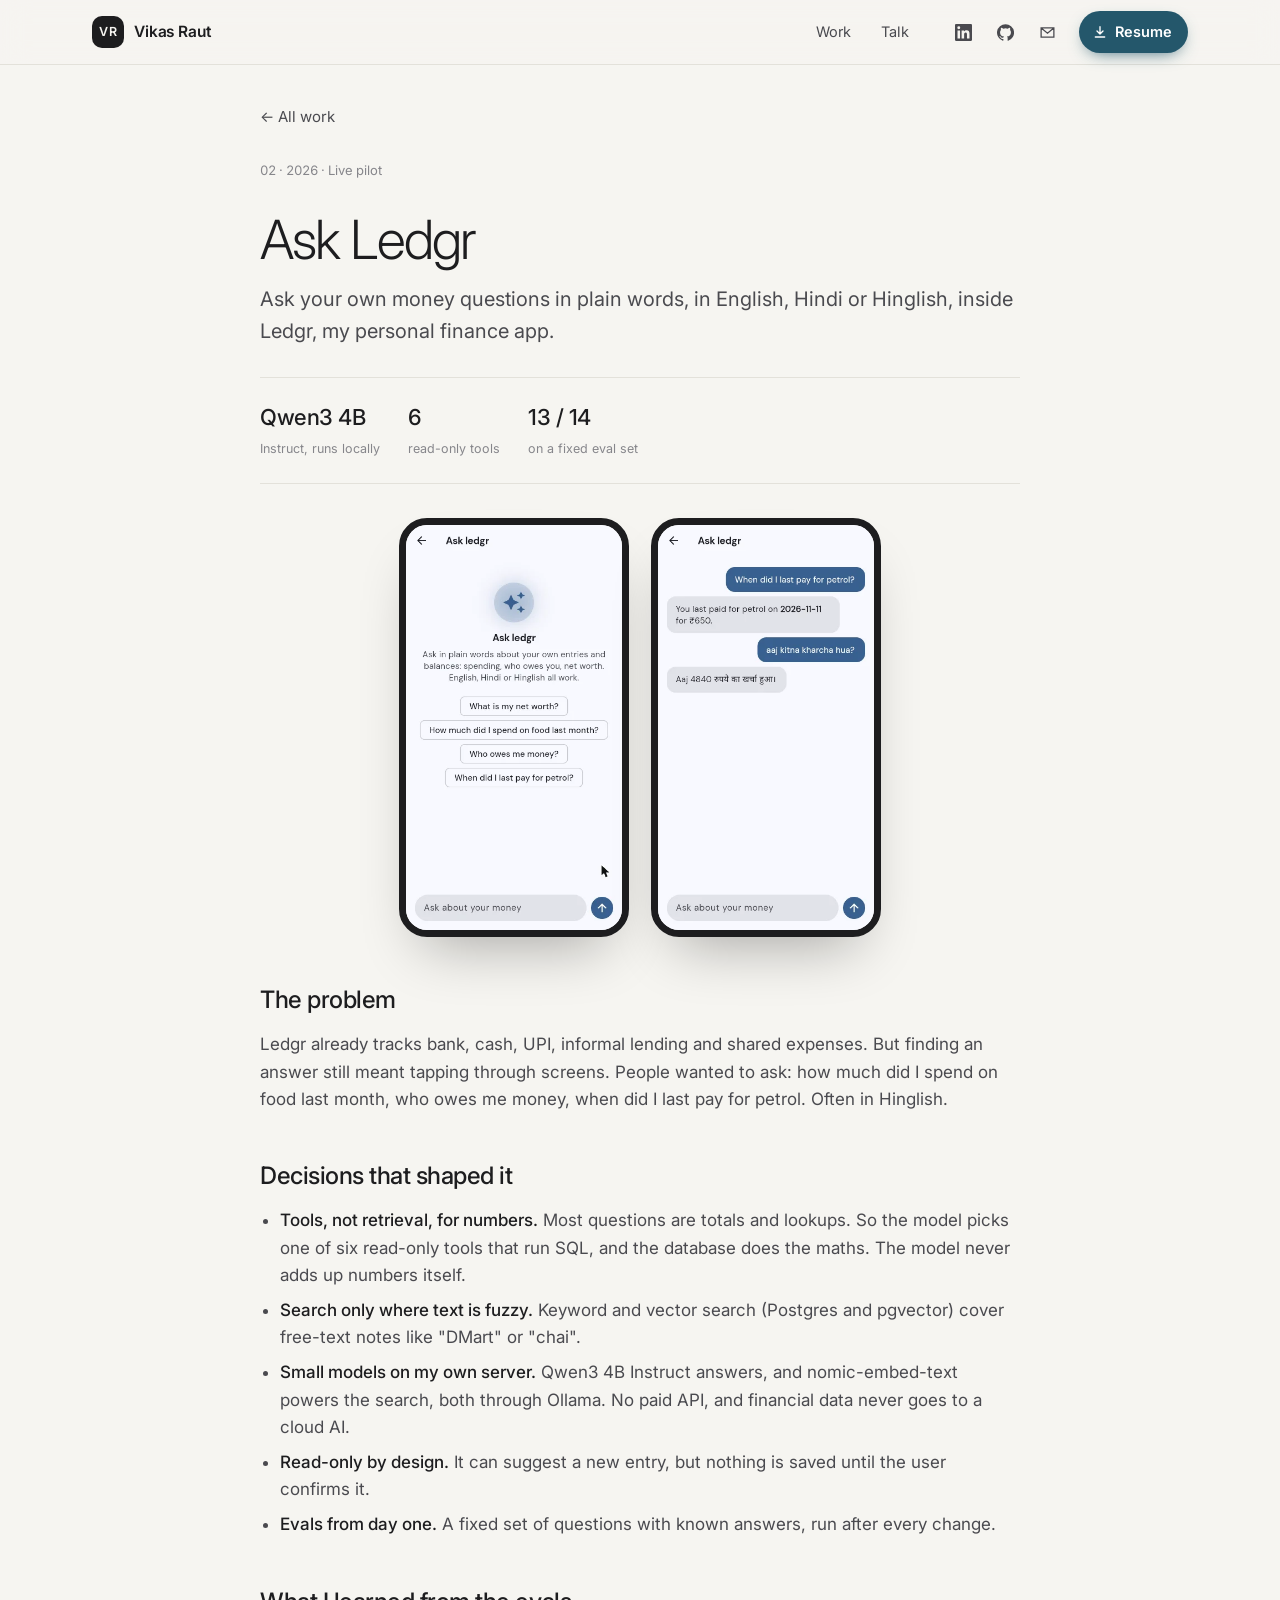
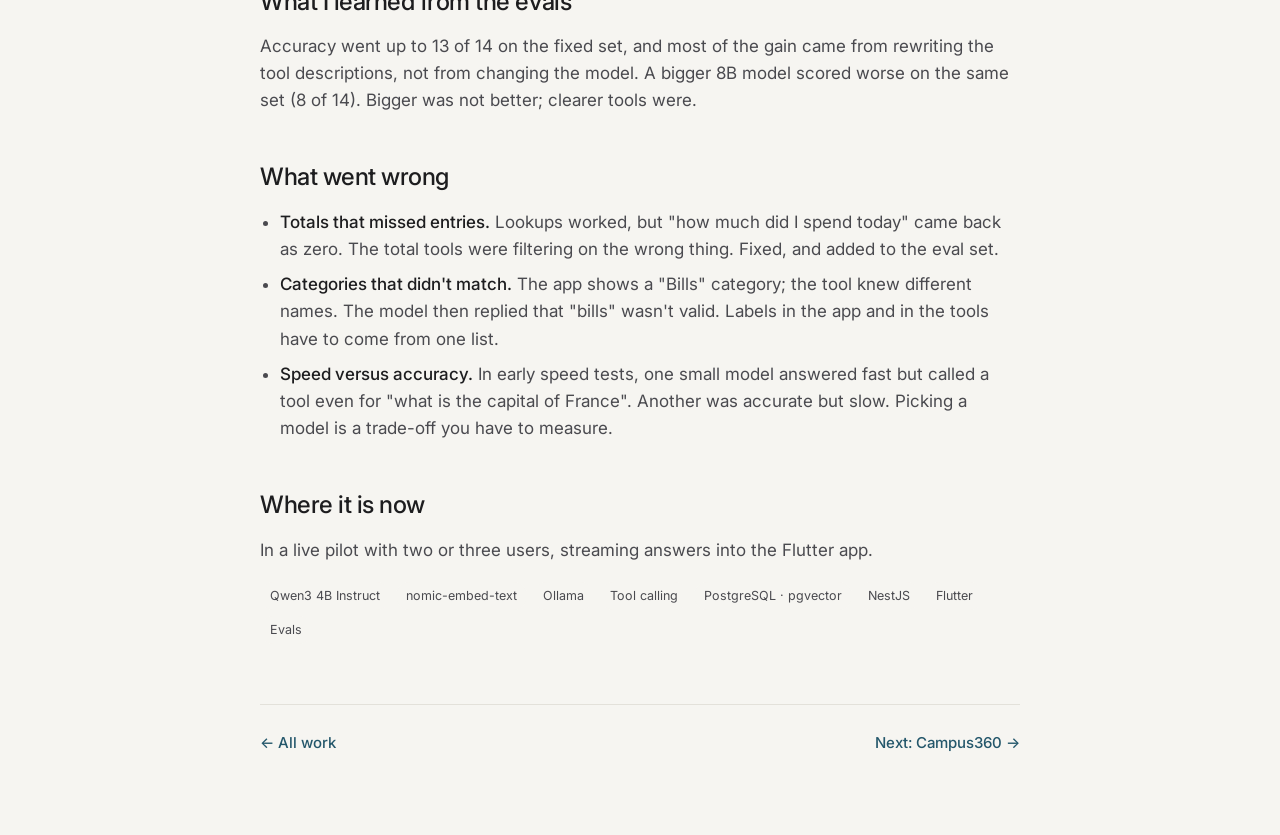
<file: work/ask-ledgr.html>
<!doctype html>
<html lang="en"><head><meta charset="utf-8"><meta name="viewport" content="width=device-width,initial-scale=1">
<title>Ask Ledgr · Vikas Raut</title><meta name="description" content="How I built Ask Ledgr, a local LLM assistant for a personal finance app, and measured it with evals.">
<link rel="preconnect" href="https://fonts.googleapis.com"><link rel="preconnect" href="https://fonts.gstatic.com" crossorigin>
<link href="https://fonts.googleapis.com/css2?family=Inter:opsz,wght@14..32,300..600&display=swap" rel="stylesheet">
<link rel="stylesheet" href="../assets/site.css"><link rel="icon" href="../favicon.svg" type="image/svg+xml"><link rel="icon" href="../favicon-32.png" sizes="32x32"><link rel="apple-touch-icon" href="../apple-touch-icon.png"></head><body><header class="top"><div class="wrap topi"><a class="mono" href="../index.html"><span>VR</span><b>Vikas Raut</b></a>
<nav class="menu"><a href="../index.html#work">Work</a><a href="../index.html#talk">Talk</a></nav>
<div class="acts"><a class="ic" href="https://linkedin.com/in/vikaslraut" target="_blank" rel="noopener" aria-label="LinkedIn" title="LinkedIn"><svg viewBox="0 0 24 24" aria-hidden="true"><path fill="currentColor" d="M20.45 20.45h-3.56v-5.57c0-1.33-.02-3.04-1.85-3.04-1.85 0-2.14 1.45-2.14 2.94v5.67H9.34V9h3.42v1.56h.05c.48-.9 1.64-1.85 3.37-1.85 3.6 0 4.27 2.37 4.27 5.46v6.28zM5.34 7.43a2.06 2.06 0 1 1 0-4.13 2.06 2.06 0 0 1 0 4.13zM7.12 20.45H3.56V9h3.56v11.45zM22.22 0H1.77C.79 0 0 .77 0 1.73v20.54C0 23.23.79 24 1.77 24h20.45c.98 0 1.78-.77 1.78-1.73V1.73C24 .77 23.2 0 22.22 0z"/></svg></a><a class="ic" href="https://github.com/vikaslraut" target="_blank" rel="noopener" aria-label="GitHub" title="GitHub"><svg viewBox="0 0 24 24" aria-hidden="true"><path fill="currentColor" d="M12 .3a12 12 0 0 0-3.8 23.38c.6.12.83-.26.83-.57v-2.02c-3.34.73-4.04-1.6-4.04-1.6-.55-1.4-1.34-1.77-1.34-1.77-1.08-.74.09-.73.09-.73 1.2.09 1.83 1.24 1.83 1.24 1.07 1.83 2.8 1.3 3.49 1 .1-.78.42-1.3.76-1.6-2.67-.3-5.47-1.33-5.47-5.93 0-1.31.47-2.38 1.24-3.22-.13-.3-.54-1.52.12-3.18 0 0 1-.32 3.3 1.23a11.5 11.5 0 0 1 6 0c2.28-1.55 3.29-1.23 3.29-1.23.66 1.66.25 2.88.12 3.18.77.84 1.24 1.91 1.24 3.22 0 4.61-2.81 5.62-5.48 5.92.43.37.82 1.1.82 2.22v3.29c0 .32.22.7.83.57A12 12 0 0 0 12 .3"/></svg></a><a class="ic" href="mailto:vikaslraut@gmail.com" aria-label="Email" title="vikaslraut@gmail.com"><svg viewBox="0 0 24 24" aria-hidden="true"><path fill="none" stroke="currentColor" stroke-width="1.8" d="M3 5.5h18v13H3z M3.5 6l8.5 7 8.5-7"/></svg></a><a class="cvb" href="../assets/Vikas-Raut-Resume.pdf" target="_blank" rel="noopener"><svg viewBox="0 0 24 24" aria-hidden="true"><path fill="none" stroke="currentColor" stroke-width="2" stroke-linecap="round" stroke-linejoin="round" d="M12 4v11m0 0-4.5-4.5M12 15l4.5-4.5M5 19.5h14"/></svg><span>Resume</span></a></div></div></header>
<div class="wrap">
<article class="story"><a class="back" href="../index.html#work">← All work</a>
<span class="n">02 · 2026 · Live pilot</span><h1>Ask Ledgr</h1><p class="lede">Ask your own money questions in plain words, in English, Hindi or Hinglish, inside Ledgr, my personal finance app.</p><div class="meta"><div><b>Qwen3 4B</b><small>Instruct, runs locally</small></div><div><b>6</b><small>read-only tools</small></div><div><b>13 / 14</b><small>on a fixed eval set</small></div></div><div class="phones"><img src="../assets/work/ledgr-m-ask.webp" alt="Ask Ledgr start screen with suggested questions"><img src="../assets/work/ledgr-m-answer.webp" alt="Ask Ledgr answering a petrol question and a Hinglish question" loading="lazy"></div><h2>The problem</h2><p>Ledgr already tracks bank, cash, UPI, informal lending and shared expenses. But finding an answer still meant tapping through screens. People wanted to ask: how much did I spend on food last month, who owes me money, when did I last pay for petrol. Often in Hinglish.</p><h2>Decisions that shaped it</h2><ul><li><b>Tools, not retrieval, for numbers.</b> Most questions are totals and lookups. So the model picks one of six read-only tools that run SQL, and the database does the maths. The model never adds up numbers itself.</li><li><b>Search only where text is fuzzy.</b> Keyword and vector search (Postgres and pgvector) cover free-text notes like "DMart" or "chai".</li><li><b>Small models on my own server.</b> Qwen3 4B Instruct answers, and nomic-embed-text powers the search, both through Ollama. No paid API, and financial data never goes to a cloud AI.</li><li><b>Read-only by design.</b> It can suggest a new entry, but nothing is saved until the user confirms it.</li><li><b>Evals from day one.</b> A fixed set of questions with known answers, run after every change.</li></ul><h2>What I learned from the evals</h2><p>Accuracy went up to 13 of 14 on the fixed set, and most of the gain came from rewriting the tool descriptions, not from changing the model. A bigger 8B model scored worse on the same set (8 of 14). Bigger was not better; clearer tools were.</p><h2>What went wrong</h2><ul><li><b>Totals that missed entries.</b> Lookups worked, but "how much did I spend today" came back as zero. The total tools were filtering on the wrong thing. Fixed, and added to the eval set.</li><li><b>Categories that didn't match.</b> The app shows a "Bills" category; the tool knew different names. The model then replied that "bills" wasn't valid. Labels in the app and in the tools have to come from one list.</li><li><b>Speed versus accuracy.</b> In early speed tests, one small model answered fast but called a tool even for "what is the capital of France". Another was accurate but slow. Picking a model is a trade-off you have to measure.</li></ul><h2>Where it is now</h2><p>In a live pilot with two or three users, streaming answers into the Flutter app.</p><div class="tags"><span>Qwen3 4B Instruct</span><span>nomic-embed-text</span><span>Ollama</span><span>Tool calling</span><span>PostgreSQL · pgvector</span><span>NestJS</span><span>Flutter</span><span>Evals</span></div><div class="next"><a class="more" href="../index.html#work">← All work</a><a class="more" href="campus360.html">Next: Campus360 →</a></div>
</article></div></body></html>
</file>
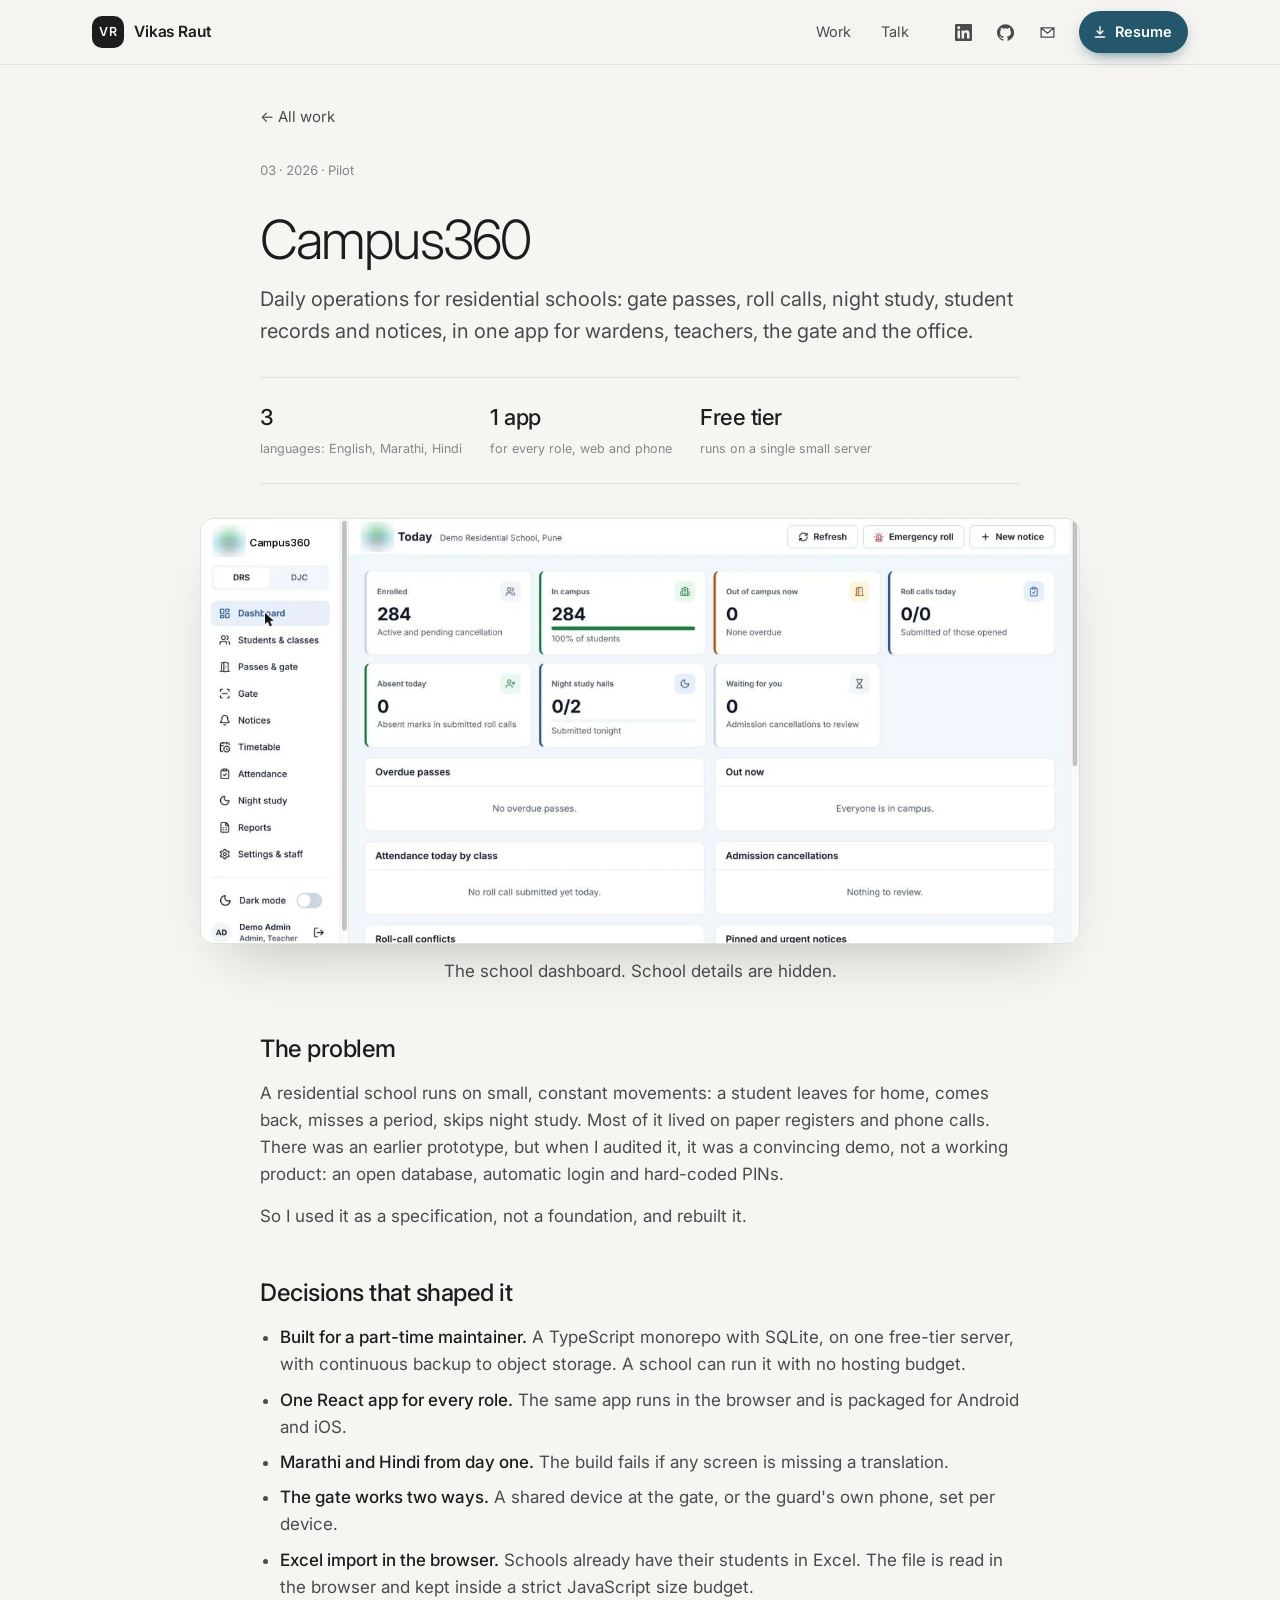
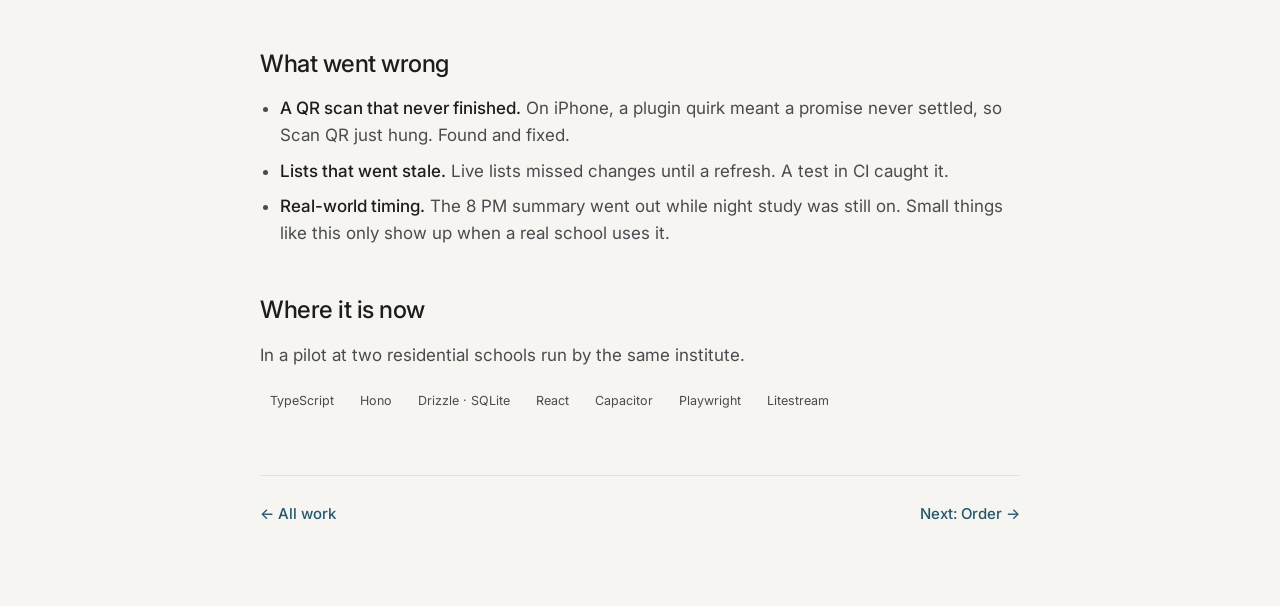
<file: work/campus360.html>
<!doctype html>
<html lang="en"><head><meta charset="utf-8"><meta name="viewport" content="width=device-width,initial-scale=1">
<title>Campus360 · Vikas Raut</title><meta name="description" content="How I rebuilt Campus360, operations software for residential schools.">
<link rel="preconnect" href="https://fonts.googleapis.com"><link rel="preconnect" href="https://fonts.gstatic.com" crossorigin>
<link href="https://fonts.googleapis.com/css2?family=Inter:opsz,wght@14..32,300..600&display=swap" rel="stylesheet">
<link rel="stylesheet" href="../assets/site.css"><link rel="icon" href="../favicon.svg" type="image/svg+xml"><link rel="icon" href="../favicon-32.png" sizes="32x32"><link rel="apple-touch-icon" href="../apple-touch-icon.png"></head><body><header class="top"><div class="wrap topi"><a class="mono" href="../index.html"><span>VR</span><b>Vikas Raut</b></a>
<nav class="menu"><a href="../index.html#work">Work</a><a href="../index.html#talk">Talk</a></nav>
<div class="acts"><a class="ic" href="https://linkedin.com/in/vikaslraut" target="_blank" rel="noopener" aria-label="LinkedIn" title="LinkedIn"><svg viewBox="0 0 24 24" aria-hidden="true"><path fill="currentColor" d="M20.45 20.45h-3.56v-5.57c0-1.33-.02-3.04-1.85-3.04-1.85 0-2.14 1.45-2.14 2.94v5.67H9.34V9h3.42v1.56h.05c.48-.9 1.64-1.85 3.37-1.85 3.6 0 4.27 2.37 4.27 5.46v6.28zM5.34 7.43a2.06 2.06 0 1 1 0-4.13 2.06 2.06 0 0 1 0 4.13zM7.12 20.45H3.56V9h3.56v11.45zM22.22 0H1.77C.79 0 0 .77 0 1.73v20.54C0 23.23.79 24 1.77 24h20.45c.98 0 1.78-.77 1.78-1.73V1.73C24 .77 23.2 0 22.22 0z"/></svg></a><a class="ic" href="https://github.com/vikaslraut" target="_blank" rel="noopener" aria-label="GitHub" title="GitHub"><svg viewBox="0 0 24 24" aria-hidden="true"><path fill="currentColor" d="M12 .3a12 12 0 0 0-3.8 23.38c.6.12.83-.26.83-.57v-2.02c-3.34.73-4.04-1.6-4.04-1.6-.55-1.4-1.34-1.77-1.34-1.77-1.08-.74.09-.73.09-.73 1.2.09 1.83 1.24 1.83 1.24 1.07 1.83 2.8 1.3 3.49 1 .1-.78.42-1.3.76-1.6-2.67-.3-5.47-1.33-5.47-5.93 0-1.31.47-2.38 1.24-3.22-.13-.3-.54-1.52.12-3.18 0 0 1-.32 3.3 1.23a11.5 11.5 0 0 1 6 0c2.28-1.55 3.29-1.23 3.29-1.23.66 1.66.25 2.88.12 3.18.77.84 1.24 1.91 1.24 3.22 0 4.61-2.81 5.62-5.48 5.92.43.37.82 1.1.82 2.22v3.29c0 .32.22.7.83.57A12 12 0 0 0 12 .3"/></svg></a><a class="ic" href="mailto:vikaslraut@gmail.com" aria-label="Email" title="vikaslraut@gmail.com"><svg viewBox="0 0 24 24" aria-hidden="true"><path fill="none" stroke="currentColor" stroke-width="1.8" d="M3 5.5h18v13H3z M3.5 6l8.5 7 8.5-7"/></svg></a><a class="cvb" href="../assets/Vikas-Raut-Resume.pdf" target="_blank" rel="noopener"><svg viewBox="0 0 24 24" aria-hidden="true"><path fill="none" stroke="currentColor" stroke-width="2" stroke-linecap="round" stroke-linejoin="round" d="M12 4v11m0 0-4.5-4.5M12 15l4.5-4.5M5 19.5h14"/></svg><span>Resume</span></a></div></div></header>
<div class="wrap">
<article class="story"><a class="back" href="../index.html#work">← All work</a>
<span class="n">03 · 2026 · Pilot</span><h1>Campus360</h1><p class="lede">Daily operations for residential schools: gate passes, roll calls, night study, student records and notices, in one app for wardens, teachers, the gate and the office.</p><div class="meta"><div><b>3</b><small>languages: English, Marathi, Hindi</small></div><div><b>1 app</b><small>for every role, web and phone</small></div><div><b>Free tier</b><small>runs on a single small server</small></div></div><div class="shot"><img src="../assets/work/campus-dashboard.webp" alt="Campus360 dashboard for a residential school"></div><p class="cap">The school dashboard. School details are hidden.</p><h2>The problem</h2><p>A residential school runs on small, constant movements: a student leaves for home, comes back, misses a period, skips night study. Most of it lived on paper registers and phone calls. There was an earlier prototype, but when I audited it, it was a convincing demo, not a working product: an open database, automatic login and hard-coded PINs.</p><p>So I used it as a specification, not a foundation, and rebuilt it.</p><h2>Decisions that shaped it</h2><ul><li><b>Built for a part-time maintainer.</b> A TypeScript monorepo with SQLite, on one free-tier server, with continuous backup to object storage. A school can run it with no hosting budget.</li><li><b>One React app for every role.</b> The same app runs in the browser and is packaged for Android and iOS.</li><li><b>Marathi and Hindi from day one.</b> The build fails if any screen is missing a translation.</li><li><b>The gate works two ways.</b> A shared device at the gate, or the guard's own phone, set per device.</li><li><b>Excel import in the browser.</b> Schools already have their students in Excel. The file is read in the browser and kept inside a strict JavaScript size budget.</li></ul><h2>What went wrong</h2><ul><li><b>A QR scan that never finished.</b> On iPhone, a plugin quirk meant a promise never settled, so Scan QR just hung. Found and fixed.</li><li><b>Lists that went stale.</b> Live lists missed changes until a refresh. A test in CI caught it.</li><li><b>Real-world timing.</b> The 8 PM summary went out while night study was still on. Small things like this only show up when a real school uses it.</li></ul><h2>Where it is now</h2><p>In a pilot at two residential schools run by the same institute.</p><div class="tags"><span>TypeScript</span><span>Hono</span><span>Drizzle · SQLite</span><span>React</span><span>Capacitor</span><span>Playwright</span><span>Litestream</span></div><div class="next"><a class="more" href="../index.html#work">← All work</a><a class="more" href="order.html">Next: Order →</a></div>
</article></div></body></html>
</file>
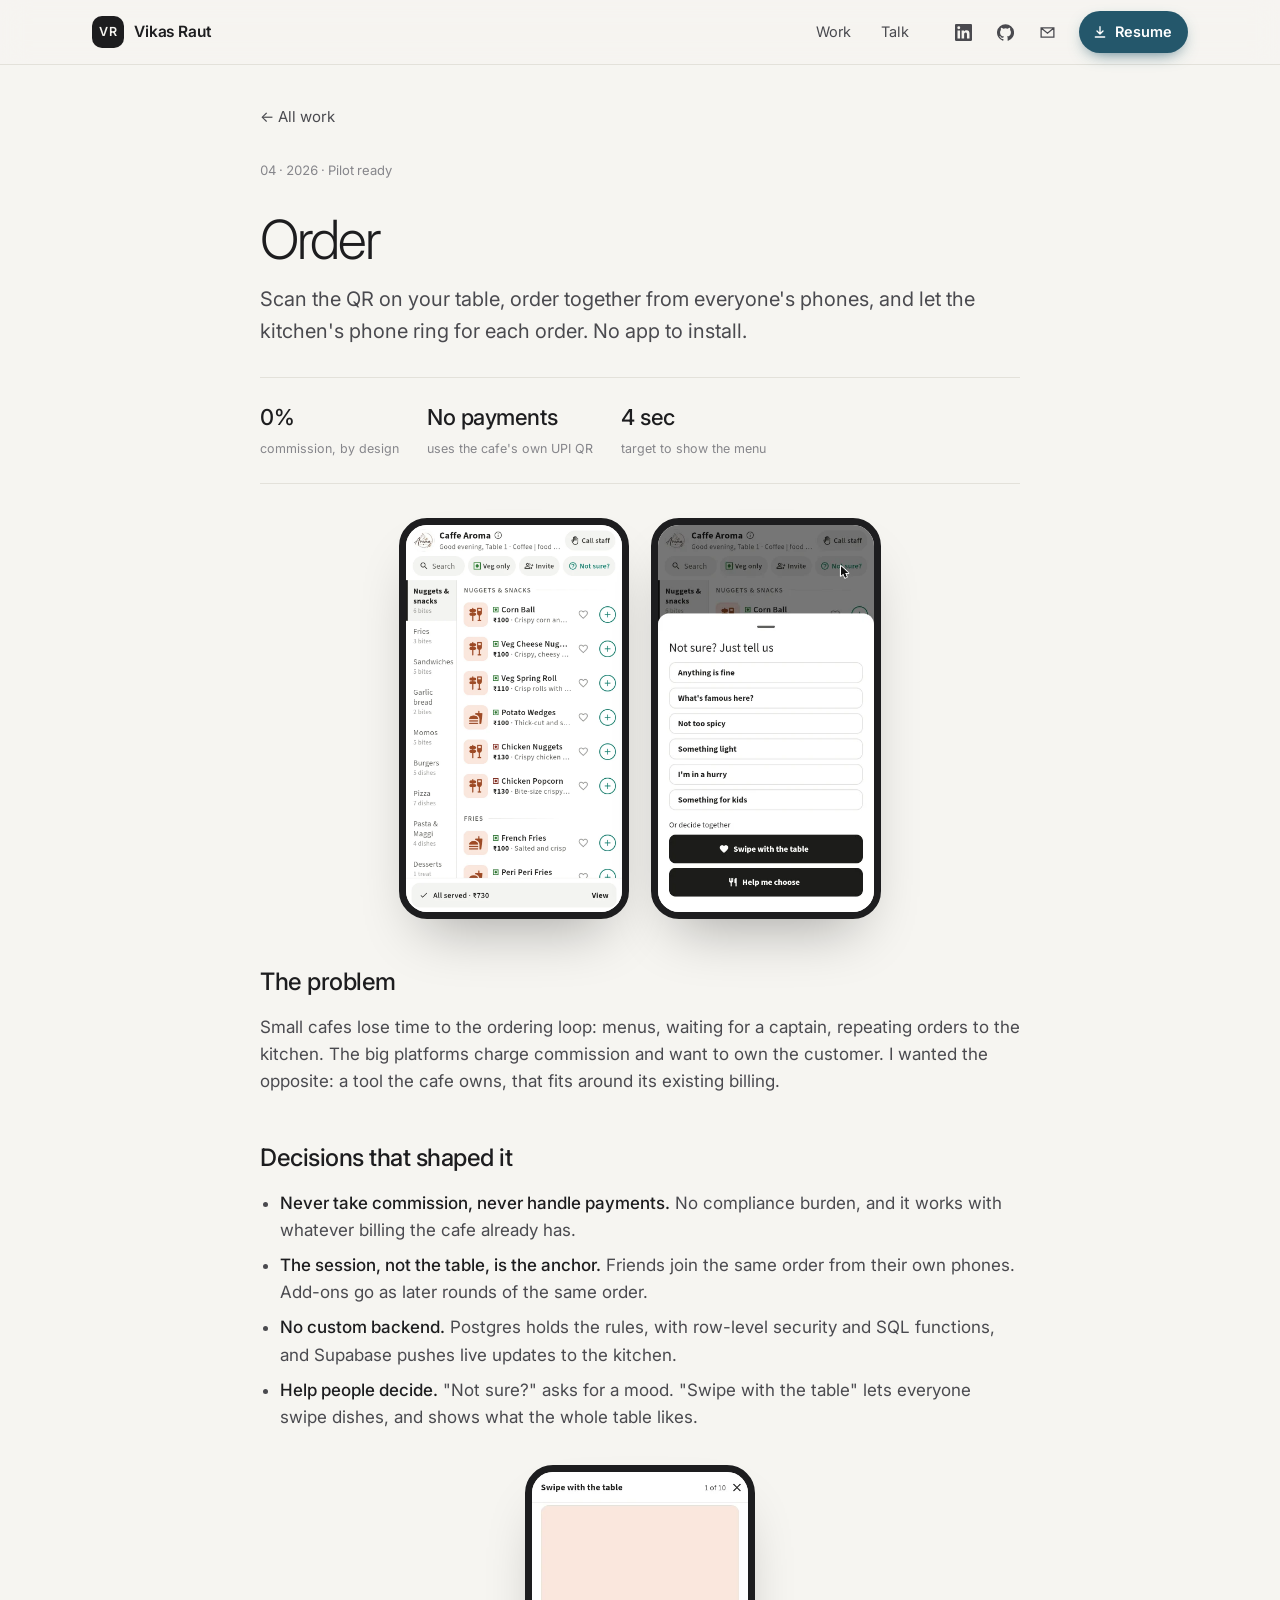
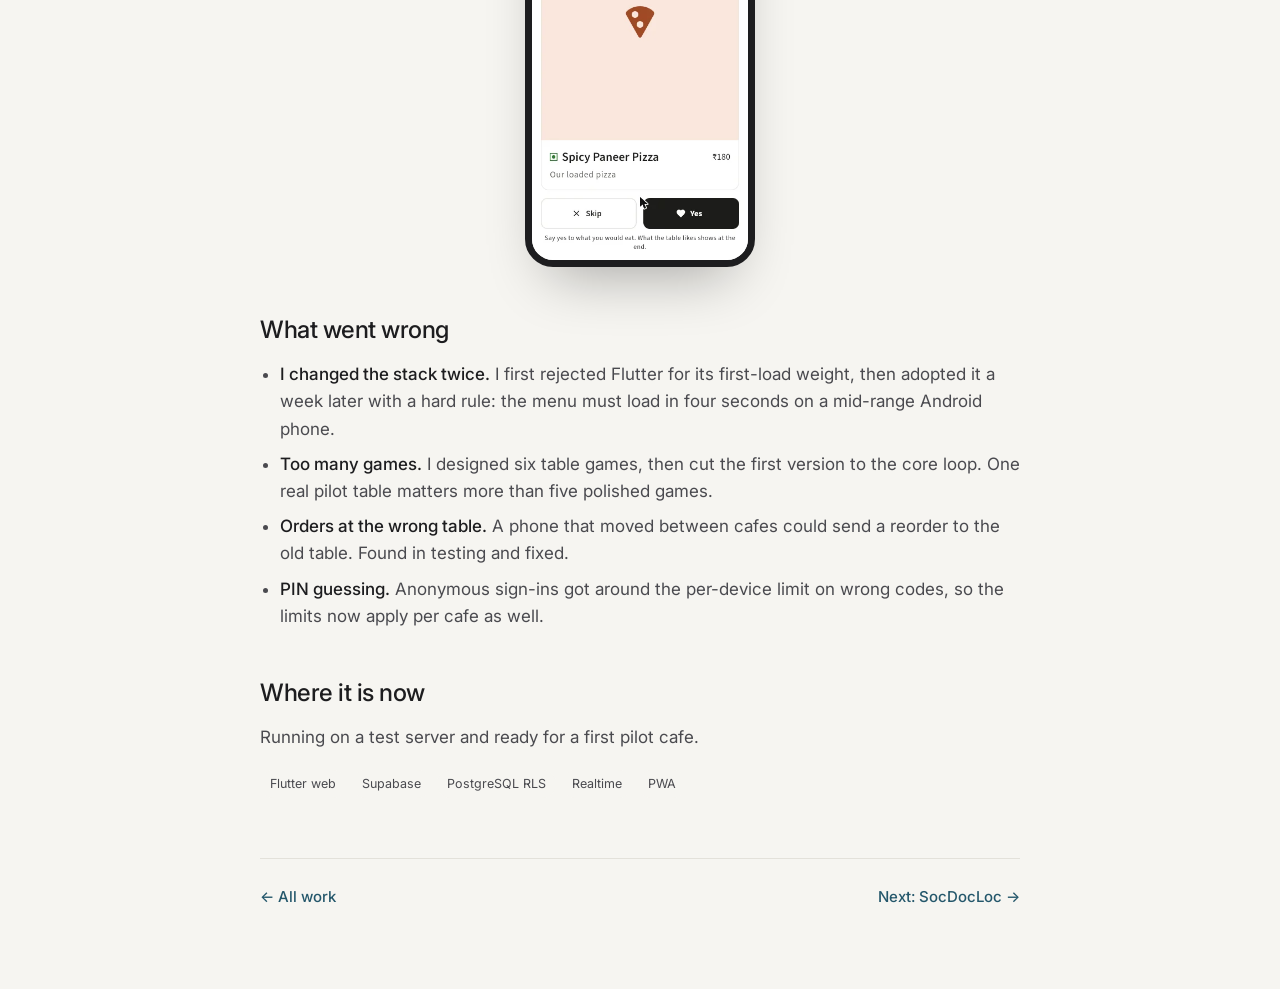
<file: work/order.html>
<!doctype html>
<html lang="en"><head><meta charset="utf-8"><meta name="viewport" content="width=device-width,initial-scale=1">
<title>Order · Vikas Raut</title><meta name="description" content="How I designed Order, QR table ordering for cafes.">
<link rel="preconnect" href="https://fonts.googleapis.com"><link rel="preconnect" href="https://fonts.gstatic.com" crossorigin>
<link href="https://fonts.googleapis.com/css2?family=Inter:opsz,wght@14..32,300..600&display=swap" rel="stylesheet">
<link rel="stylesheet" href="../assets/site.css"><link rel="icon" href="../favicon.svg" type="image/svg+xml"><link rel="icon" href="../favicon-32.png" sizes="32x32"><link rel="apple-touch-icon" href="../apple-touch-icon.png"></head><body><header class="top"><div class="wrap topi"><a class="mono" href="../index.html"><span>VR</span><b>Vikas Raut</b></a>
<nav class="menu"><a href="../index.html#work">Work</a><a href="../index.html#talk">Talk</a></nav>
<div class="acts"><a class="ic" href="https://linkedin.com/in/vikaslraut" target="_blank" rel="noopener" aria-label="LinkedIn" title="LinkedIn"><svg viewBox="0 0 24 24" aria-hidden="true"><path fill="currentColor" d="M20.45 20.45h-3.56v-5.57c0-1.33-.02-3.04-1.85-3.04-1.85 0-2.14 1.45-2.14 2.94v5.67H9.34V9h3.42v1.56h.05c.48-.9 1.64-1.85 3.37-1.85 3.6 0 4.27 2.37 4.27 5.46v6.28zM5.34 7.43a2.06 2.06 0 1 1 0-4.13 2.06 2.06 0 0 1 0 4.13zM7.12 20.45H3.56V9h3.56v11.45zM22.22 0H1.77C.79 0 0 .77 0 1.73v20.54C0 23.23.79 24 1.77 24h20.45c.98 0 1.78-.77 1.78-1.73V1.73C24 .77 23.2 0 22.22 0z"/></svg></a><a class="ic" href="https://github.com/vikaslraut" target="_blank" rel="noopener" aria-label="GitHub" title="GitHub"><svg viewBox="0 0 24 24" aria-hidden="true"><path fill="currentColor" d="M12 .3a12 12 0 0 0-3.8 23.38c.6.12.83-.26.83-.57v-2.02c-3.34.73-4.04-1.6-4.04-1.6-.55-1.4-1.34-1.77-1.34-1.77-1.08-.74.09-.73.09-.73 1.2.09 1.83 1.24 1.83 1.24 1.07 1.83 2.8 1.3 3.49 1 .1-.78.42-1.3.76-1.6-2.67-.3-5.47-1.33-5.47-5.93 0-1.31.47-2.38 1.24-3.22-.13-.3-.54-1.52.12-3.18 0 0 1-.32 3.3 1.23a11.5 11.5 0 0 1 6 0c2.28-1.55 3.29-1.23 3.29-1.23.66 1.66.25 2.88.12 3.18.77.84 1.24 1.91 1.24 3.22 0 4.61-2.81 5.62-5.48 5.92.43.37.82 1.1.82 2.22v3.29c0 .32.22.7.83.57A12 12 0 0 0 12 .3"/></svg></a><a class="ic" href="mailto:vikaslraut@gmail.com" aria-label="Email" title="vikaslraut@gmail.com"><svg viewBox="0 0 24 24" aria-hidden="true"><path fill="none" stroke="currentColor" stroke-width="1.8" d="M3 5.5h18v13H3z M3.5 6l8.5 7 8.5-7"/></svg></a><a class="cvb" href="../assets/Vikas-Raut-Resume.pdf" target="_blank" rel="noopener"><svg viewBox="0 0 24 24" aria-hidden="true"><path fill="none" stroke="currentColor" stroke-width="2" stroke-linecap="round" stroke-linejoin="round" d="M12 4v11m0 0-4.5-4.5M12 15l4.5-4.5M5 19.5h14"/></svg><span>Resume</span></a></div></div></header>
<div class="wrap">
<article class="story"><a class="back" href="../index.html#work">← All work</a>
<span class="n">04 · 2026 · Pilot ready</span><h1>Order</h1><p class="lede">Scan the QR on your table, order together from everyone's phones, and let the kitchen's phone ring for each order. No app to install.</p><div class="meta"><div><b>0%</b><small>commission, by design</small></div><div><b>No payments</b><small>uses the cafe's own UPI QR</small></div><div><b>4 sec</b><small>target to show the menu</small></div></div><div class="phones"><img src="../assets/work/order-menu.webp" alt="Cafe menu on a phone"><img src="../assets/work/order-not-sure.webp" alt="Not sure? helper" loading="lazy"></div><h2>The problem</h2><p>Small cafes lose time to the ordering loop: menus, waiting for a captain, repeating orders to the kitchen. The big platforms charge commission and want to own the customer. I wanted the opposite: a tool the cafe owns, that fits around its existing billing.</p><h2>Decisions that shaped it</h2><ul><li><b>Never take commission, never handle payments.</b> No compliance burden, and it works with whatever billing the cafe already has.</li><li><b>The session, not the table, is the anchor.</b> Friends join the same order from their own phones. Add-ons go as later rounds of the same order.</li><li><b>No custom backend.</b> Postgres holds the rules, with row-level security and SQL functions, and Supabase pushes live updates to the kitchen.</li><li><b>Help people decide.</b> "Not sure?" asks for a mood. "Swipe with the table" lets everyone swipe dishes, and shows what the whole table likes.</li></ul><div class="phones"><img src="../assets/work/order-swipe.webp" alt="Swipe with the table" loading="lazy"></div><h2>What went wrong</h2><ul><li><b>I changed the stack twice.</b> I first rejected Flutter for its first-load weight, then adopted it a week later with a hard rule: the menu must load in four seconds on a mid-range Android phone.</li><li><b>Too many games.</b> I designed six table games, then cut the first version to the core loop. One real pilot table matters more than five polished games.</li><li><b>Orders at the wrong table.</b> A phone that moved between cafes could send a reorder to the old table. Found in testing and fixed.</li><li><b>PIN guessing.</b> Anonymous sign-ins got around the per-device limit on wrong codes, so the limits now apply per cafe as well.</li></ul><h2>Where it is now</h2><p>Running on a test server and ready for a first pilot cafe.</p><div class="tags"><span>Flutter web</span><span>Supabase</span><span>PostgreSQL RLS</span><span>Realtime</span><span>PWA</span></div><div class="next"><a class="more" href="../index.html#work">← All work</a><a class="more" href="socdocloc.html">Next: SocDocLoc →</a></div>
</article></div></body></html>
</file>
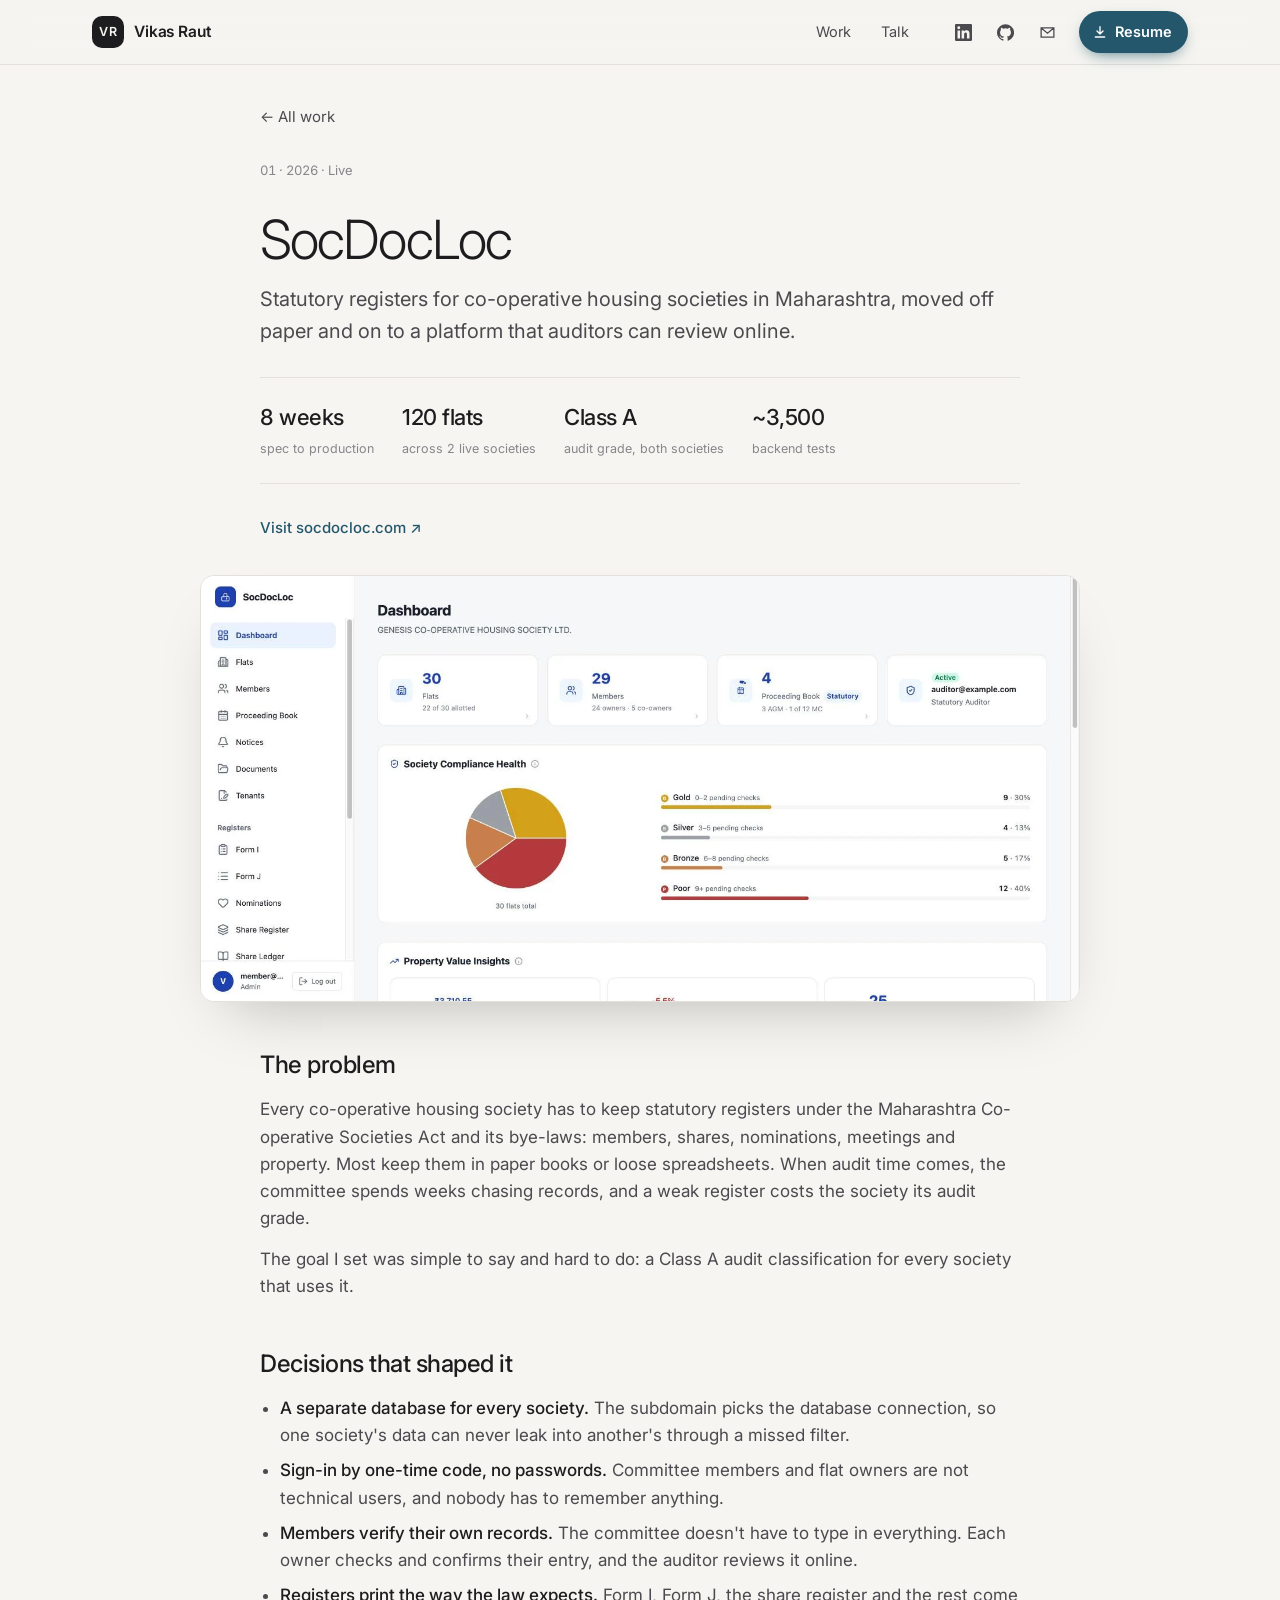
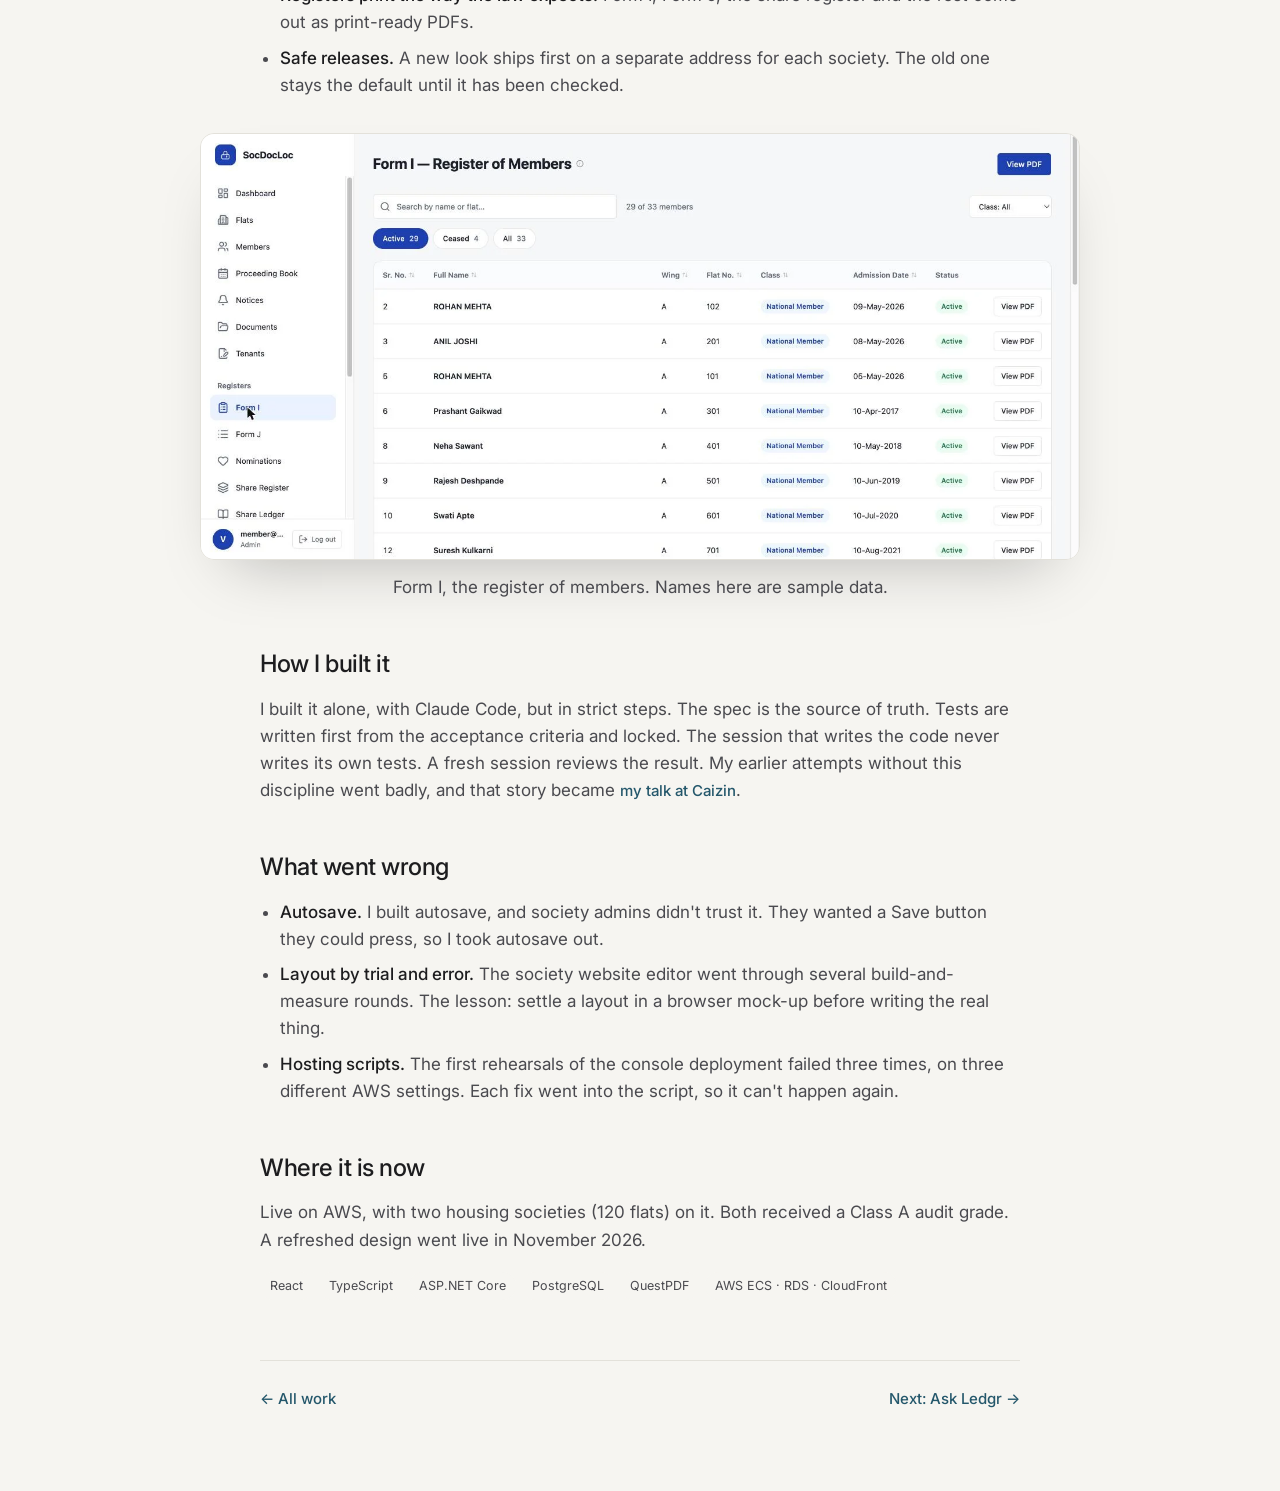
<file: work/socdocloc.html>
<!doctype html>
<html lang="en"><head><meta charset="utf-8"><meta name="viewport" content="width=device-width,initial-scale=1">
<title>SocDocLoc · Vikas Raut</title><meta name="description" content="How I built SocDocLoc, a compliance platform for co-operative housing societies.">
<link rel="preconnect" href="https://fonts.googleapis.com"><link rel="preconnect" href="https://fonts.gstatic.com" crossorigin>
<link href="https://fonts.googleapis.com/css2?family=Inter:opsz,wght@14..32,300..600&display=swap" rel="stylesheet">
<link rel="stylesheet" href="../assets/site.css"><link rel="icon" href="../favicon.svg" type="image/svg+xml"><link rel="icon" href="../favicon-32.png" sizes="32x32"><link rel="apple-touch-icon" href="../apple-touch-icon.png"></head><body><header class="top"><div class="wrap topi"><a class="mono" href="../index.html"><span>VR</span><b>Vikas Raut</b></a>
<nav class="menu"><a href="../index.html#work">Work</a><a href="../index.html#talk">Talk</a></nav>
<div class="acts"><a class="ic" href="https://linkedin.com/in/vikaslraut" target="_blank" rel="noopener" aria-label="LinkedIn" title="LinkedIn"><svg viewBox="0 0 24 24" aria-hidden="true"><path fill="currentColor" d="M20.45 20.45h-3.56v-5.57c0-1.33-.02-3.04-1.85-3.04-1.85 0-2.14 1.45-2.14 2.94v5.67H9.34V9h3.42v1.56h.05c.48-.9 1.64-1.85 3.37-1.85 3.6 0 4.27 2.37 4.27 5.46v6.28zM5.34 7.43a2.06 2.06 0 1 1 0-4.13 2.06 2.06 0 0 1 0 4.13zM7.12 20.45H3.56V9h3.56v11.45zM22.22 0H1.77C.79 0 0 .77 0 1.73v20.54C0 23.23.79 24 1.77 24h20.45c.98 0 1.78-.77 1.78-1.73V1.73C24 .77 23.2 0 22.22 0z"/></svg></a><a class="ic" href="https://github.com/vikaslraut" target="_blank" rel="noopener" aria-label="GitHub" title="GitHub"><svg viewBox="0 0 24 24" aria-hidden="true"><path fill="currentColor" d="M12 .3a12 12 0 0 0-3.8 23.38c.6.12.83-.26.83-.57v-2.02c-3.34.73-4.04-1.6-4.04-1.6-.55-1.4-1.34-1.77-1.34-1.77-1.08-.74.09-.73.09-.73 1.2.09 1.83 1.24 1.83 1.24 1.07 1.83 2.8 1.3 3.49 1 .1-.78.42-1.3.76-1.6-2.67-.3-5.47-1.33-5.47-5.93 0-1.31.47-2.38 1.24-3.22-.13-.3-.54-1.52.12-3.18 0 0 1-.32 3.3 1.23a11.5 11.5 0 0 1 6 0c2.28-1.55 3.29-1.23 3.29-1.23.66 1.66.25 2.88.12 3.18.77.84 1.24 1.91 1.24 3.22 0 4.61-2.81 5.62-5.48 5.92.43.37.82 1.1.82 2.22v3.29c0 .32.22.7.83.57A12 12 0 0 0 12 .3"/></svg></a><a class="ic" href="mailto:vikaslraut@gmail.com" aria-label="Email" title="vikaslraut@gmail.com"><svg viewBox="0 0 24 24" aria-hidden="true"><path fill="none" stroke="currentColor" stroke-width="1.8" d="M3 5.5h18v13H3z M3.5 6l8.5 7 8.5-7"/></svg></a><a class="cvb" href="../assets/Vikas-Raut-Resume.pdf" target="_blank" rel="noopener"><svg viewBox="0 0 24 24" aria-hidden="true"><path fill="none" stroke="currentColor" stroke-width="2" stroke-linecap="round" stroke-linejoin="round" d="M12 4v11m0 0-4.5-4.5M12 15l4.5-4.5M5 19.5h14"/></svg><span>Resume</span></a></div></div></header>
<div class="wrap">
<article class="story"><a class="back" href="../index.html#work">← All work</a>
<span class="n">01 · 2026 · Live</span><h1>SocDocLoc</h1><p class="lede">Statutory registers for co-operative housing societies in Maharashtra, moved off paper and on to a platform that auditors can review online.</p><div class="meta"><div><b>8 weeks</b><small>spec to production</small></div><div><b>120 flats</b><small>across 2 live societies</small></div><div><b>Class A</b><small>audit grade, both societies</small></div><div><b>~3,500</b><small>backend tests</small></div></div><p><a class="more" href="https://socdocloc.com" target="_blank" rel="noopener">Visit socdocloc.com ↗</a></p><div class="shot"><img src="../assets/work/sdl-dashboard.webp" alt="SocDocLoc dashboard with society compliance health"></div><h2>The problem</h2><p>Every co-operative housing society has to keep statutory registers under the Maharashtra Co-operative Societies Act and its bye-laws: members, shares, nominations, meetings and property. Most keep them in paper books or loose spreadsheets. When audit time comes, the committee spends weeks chasing records, and a weak register costs the society its audit grade.</p><p>The goal I set was simple to say and hard to do: a Class A audit classification for every society that uses it.</p><h2>Decisions that shaped it</h2><ul><li><b>A separate database for every society.</b> The subdomain picks the database connection, so one society's data can never leak into another's through a missed filter.</li><li><b>Sign-in by one-time code, no passwords.</b> Committee members and flat owners are not technical users, and nobody has to remember anything.</li><li><b>Members verify their own records.</b> The committee doesn't have to type in everything. Each owner checks and confirms their entry, and the auditor reviews it online.</li><li><b>Registers print the way the law expects.</b> Form I, Form J, the share register and the rest come out as print-ready PDFs.</li><li><b>Safe releases.</b> A new look ships first on a separate address for each society. The old one stays the default until it has been checked.</li></ul><div class="shot"><img src="../assets/work/sdl-form-i.webp" alt="Form I, register of members" loading="lazy"></div><p class="cap">Form I, the register of members. Names here are sample data.</p><h2>How I built it</h2><p>I built it alone, with Claude Code, but in strict steps. The spec is the source of truth. Tests are written first from the acceptance criteria and locked. The session that writes the code never writes its own tests. A fresh session reviews the result. My earlier attempts without this discipline went badly, and that story became <a class="more" href="../claude-and-i.html">my talk at Caizin</a>.</p><h2>What went wrong</h2><ul><li><b>Autosave.</b> I built autosave, and society admins didn't trust it. They wanted a Save button they could press, so I took autosave out.</li><li><b>Layout by trial and error.</b> The society website editor went through several build-and-measure rounds. The lesson: settle a layout in a browser mock-up before writing the real thing.</li><li><b>Hosting scripts.</b> The first rehearsals of the console deployment failed three times, on three different AWS settings. Each fix went into the script, so it can't happen again.</li></ul><h2>Where it is now</h2><p>Live on AWS, with two housing societies (120 flats) on it. Both received a Class A audit grade. A refreshed design went live in November 2026.</p><div class="tags"><span>React</span><span>TypeScript</span><span>ASP.NET Core</span><span>PostgreSQL</span><span>QuestPDF</span><span>AWS ECS · RDS · CloudFront</span></div><div class="next"><a class="more" href="../index.html#work">← All work</a><a class="more" href="ask-ledgr.html">Next: Ask Ledgr →</a></div>
</article></div></body></html>
</file>
<file: assets/site.css>
:root{--bg:#f6f5f1;--card:#fff;--ink:#1d1d1f;--g1:#4a4a4f;--g2:#86868b;--rule:#e3e1da;--acc:#24576b;--accs:#e4eef1;--dark:#1d1d1f;--dk1:#c9c8c3}
@media (prefers-color-scheme:dark){:root:not([data-theme="light"]){--bg:#121314;--card:#1b1c1e;--ink:#f1f0ec;--g1:#b8b7b2;--g2:#86868b;--rule:#2c2d30;--acc:#8cc3d4;--accs:#1f3138;--dark:#0b0c0d}}
:root[data-theme="dark"]{--bg:#121314;--card:#1b1c1e;--ink:#f1f0ec;--g1:#b8b7b2;--g2:#86868b;--rule:#2c2d30;--acc:#8cc3d4;--accs:#1f3138;--dark:#0b0c0d}
*{box-sizing:border-box;margin:0}
html{scroll-behavior:smooth}
body{background:var(--bg);color:var(--ink);font:400 16px/1.6 Inter,system-ui,sans-serif;font-optical-sizing:auto;-webkit-font-smoothing:antialiased}
a{color:inherit;text-decoration:none}
img{max-width:100%}
.wrap{max-width:1160px;margin:0 auto;padding:0 32px}
nav{display:flex;justify-content:space-between;align-items:center;padding:26px 0}
nav b{font-weight:600;letter-spacing:-.01em}
nav .l a{margin-left:28px;color:var(--g1);font-size:15px}
nav .l a:hover{color:var(--ink)}
nav .l a.cv{color:var(--ink);border:1px solid var(--ink);padding:7px 14px;border-radius:99px}
.hero{padding:84px 0 72px}
.now{display:inline-flex;gap:8px;align-items:center;font-size:13.5px;color:var(--g1);background:var(--card);border:1px solid var(--rule);padding:6px 12px;border-radius:99px;margin-bottom:34px}
.now i{width:7px;height:7px;border-radius:50%;background:#2f9e6b;box-shadow:0 0 0 4px #2f9e6b22}
h1{font-weight:300;font-size:clamp(34px,5vw,62px);line-height:1.08;letter-spacing:-.035em;max-width:22ch}
h1 em{font-style:normal;color:var(--acc);font-weight:500;display:block;margin-top:.12em}
.sub{margin-top:28px;font-size:19px;color:var(--g1);max-width:60ch}
.lbl{font-size:12.5px;font-weight:600;letter-spacing:.14em;text-transform:uppercase;color:var(--acc);display:flex;align-items:center;gap:14px;margin:0 0 28px}
.lbl:after{content:"";flex:1;height:1px;background:var(--rule)}
.work{display:grid;gap:28px;padding-bottom:48px}
.p{background:var(--card);border:1px solid var(--rule);border-radius:22px;display:grid;grid-template-columns:5fr 7fr;overflow:hidden;min-height:440px;transition:transform .25s,box-shadow .25s}
.p:hover{transform:translateY(-3px);box-shadow:0 24px 50px -30px #0004}
.p.r{grid-template-columns:7fr 5fr}.p.r .t{order:2}
.t{padding:44px 44px 40px;display:flex;flex-direction:column}
.n{font-size:13px;color:var(--g2);font-variant-numeric:tabular-nums}
.p h3{font-weight:500;font-size:34px;line-height:1.1;letter-spacing:-.03em;margin:14px 0 12px}
.p p{color:var(--g1)}
.tags{display:flex;flex-wrap:wrap;gap:6px;margin-top:18px}
.tags span{font-size:12.5px;color:var(--g1);background:var(--bg);border-radius:99px;padding:4px 10px}
.stats{display:flex;gap:30px;margin-top:auto;padding-top:28px;border-top:1px solid var(--rule)}
.stats b{display:block;font-weight:500;font-size:28px;line-height:1;letter-spacing:-.02em}
.stats small{font-size:12.5px;color:var(--g2)}
.links{display:flex;gap:22px;flex-wrap:wrap;margin-top:22px}
.more{font-weight:500;font-size:15px;color:var(--acc)}
.more:hover{text-decoration:underline;text-underline-offset:3px}
.v{position:relative;background:var(--tint);overflow:hidden;min-height:330px}
.br{position:absolute;border-radius:10px;overflow:hidden;box-shadow:0 30px 60px -20px #0003,0 0 0 1px #0000000f;background:#fff}
.br:before{content:"";display:block;height:22px;background:#f1f1f1 radial-gradient(circle at 12px 11px,#ff5f57 4px,transparent 4.5px),radial-gradient(circle at 26px 11px,#febc2e 4px,transparent 4.5px)}
.br img,.ph img{display:block;width:100%}
.ph{position:absolute;width:210px;border-radius:30px;overflow:hidden;border:7px solid #1d1d1f;box-shadow:0 30px 60px -18px #0005;background:#fff}
.client{display:grid;grid-template-columns:repeat(3,1fr);gap:20px;padding-bottom:48px}
.c{background:var(--card);border:1px solid var(--rule);border-radius:18px;padding:28px}
.c h4{font-weight:500;font-size:21px;line-height:1.2;letter-spacing:-.02em;margin:10px 0 8px}
.c p{color:var(--g1);font-size:14.5px}
.c svg{width:100%;height:96px;margin-bottom:6px}
.c svg .bx{fill:var(--accs);stroke:var(--acc)}.c svg .ln{fill:none;stroke:var(--acc)}.c svg text{fill:var(--g1);font:10px Inter,sans-serif;text-anchor:middle}
.howhead{display:flex;justify-content:space-between;align-items:end;margin-bottom:26px;gap:30px}
.howhead h2{font-weight:300;font-size:40px;line-height:1.1;letter-spacing:-.03em;max-width:20ch}
.howhead a{white-space:nowrap}
.how{display:grid;grid-template-columns:repeat(4,1fr);background:var(--dark);color:#f3f2ee;border-radius:22px;overflow:hidden;margin-bottom:56px}
.how div{padding:34px 28px;border-right:1px solid #ffffff1a}.how div:last-child{border:0}
.how b{font-size:13px;font-weight:500;color:#9fc3cf;letter-spacing:.1em}
.how h5{font-weight:500;font-size:22px;line-height:1.2;margin:12px 0 8px}
.how p{font-size:14.5px;color:var(--dk1)}
.talks{display:grid;grid-template-columns:7fr 5fr;gap:20px;padding-bottom:56px}
.talk{display:block;background:var(--card);border:1px solid var(--rule);border-radius:22px;padding:36px;position:relative;overflow:hidden;transition:transform .25s}
.talk:hover{transform:translateY(-3px)}
.talk .kind{font-size:12.5px;font-weight:600;letter-spacing:.12em;text-transform:uppercase;color:var(--g2)}
.talk h4{font-weight:500;font-size:28px;line-height:1.15;letter-spacing:-.025em;margin:14px 0 10px;max-width:22ch}
.talk p{color:var(--g1);max-width:52ch}
.talk .more{display:inline-block;margin-top:22px}
.talk.big{background:linear-gradient(135deg,var(--accs),var(--card) 70%)}
.foot{border-top:1px solid var(--rule);padding:56px 0 70px;display:flex;justify-content:space-between;align-items:end;gap:30px}
.foot h2{font-weight:300;font-size:44px;line-height:1.05;letter-spacing:-.03em}
.foot .l a{display:block;color:var(--g1);margin-top:6px;text-align:right}
.foot .l a:hover{color:var(--ink)}
/* story pages */
.story{max-width:760px;margin:0 auto;padding:40px 0 80px}
.story .back{color:var(--g1);font-size:15px;display:block;margin-bottom:28px}
.story h1{font-size:clamp(36px,5vw,54px);margin:28px 0 14px;max-width:none}
.story .lede{font-size:20px;color:var(--g1)}
.story .meta{display:flex;flex-wrap:wrap;gap:28px;margin:30px 0;padding:22px 0;border-top:1px solid var(--rule);border-bottom:1px solid var(--rule)}
.story .meta b{display:block;font-weight:500;font-size:22px;letter-spacing:-.02em}
.story .meta small{color:var(--g2);font-size:12.5px}
.story h2{font-weight:500;font-size:24px;letter-spacing:-.02em;margin:44px 0 12px}
.story p,.story li{color:var(--g1);font-size:17px}
.story p+p{margin-top:14px}
.story ul{padding-left:20px;margin-top:10px}.story li{margin:8px 0}
.story li b,.story p b{color:var(--ink);font-weight:500}
.shot{margin:34px -60px;border-radius:14px;overflow:hidden;border:1px solid var(--rule);box-shadow:0 30px 60px -30px #0004}
.shot img{display:block;width:100%}
.phones{display:flex;gap:22px;justify-content:center;margin:34px 0}
.phones img{width:230px;border-radius:28px;border:7px solid #1d1d1f;box-shadow:0 30px 60px -24px #0005}
.cap{font-size:13.5px;color:var(--g2);text-align:center;margin-top:-20px;margin-bottom:30px}
.next{display:flex;justify-content:space-between;margin-top:60px;padding-top:26px;border-top:1px solid var(--rule)}
@media(max-width:820px){
 .wrap{padding:0 16px}nav .l a:not(.cv){display:none}
 .hero{padding:44px 0 44px}.sub{font-size:17px}
 .p,.p.r{grid-template-columns:1fr;min-height:0}.p.r .t{order:0}.t{padding:28px 22px}
 .stats{gap:20px;flex-wrap:wrap}
 .client,.talks{grid-template-columns:1fr}.how{grid-template-columns:1fr 1fr}.how div{border-bottom:1px solid #ffffff1a}
 .howhead,.foot{flex-direction:column;align-items:start}.howhead h2{font-size:32px}.foot .l a{text-align:left}.p h3{font-size:28px}
 .shot{margin:28px 0}.v .ph{width:44%!important}.v .ph:nth-child(3){display:none}.phones img{width:46%}
}
.talkband{display:flex;justify-content:space-between;align-items:center;gap:30px;background:var(--dark);color:#f3f2ee;border-radius:22px;padding:34px 40px;transition:transform .25s}
.talkband:hover{transform:translateY(-3px)}
.talkband .kind{font-size:12.5px;font-weight:600;letter-spacing:.12em;text-transform:uppercase;color:#9fc3cf}
.talkband h4{font-weight:500;font-size:26px;line-height:1.2;letter-spacing:-.02em;margin:10px 0 8px;max-width:30ch}
.talkband p{color:var(--dk1);max-width:60ch;font-size:15.5px}
.talkband .go{white-space:nowrap;font-weight:500;color:#9fc3cf}
.also{display:grid;grid-template-columns:repeat(3,1fr);gap:20px;padding-bottom:48px}
.sm{display:flex;flex-direction:column;background:var(--card);border:1px solid var(--rule);border-radius:18px;overflow:hidden;min-height:260px;transition:transform .25s}
.sm:hover{transform:translateY(-3px)}
.smt{padding:26px;display:flex;flex-direction:column;flex:1}.smt h4{font-weight:500;font-size:24px;letter-spacing:-.02em;margin:10px 0 8px}
.smt p{color:var(--g1);font-size:14.5px;margin-bottom:16px}.smt .more{margin-top:auto}
.smv{background:var(--tint);position:relative;overflow:hidden;height:210px}
.smv img{position:absolute;width:40%;border-radius:16px;border:5px solid #1d1d1f;top:12%;box-shadow:0 20px 40px -18px #0005}
.smv img:first-child{left:8%}.smv img:nth-child(2){left:52%;top:20%}
.smv img.wide{max-width:none;width:160%;left:8%;top:14%;border:1px solid var(--rule);border-radius:8px}
@media(max-width:820px){.talkband{flex-direction:column;align-items:start;padding:28px 22px}.also{grid-template-columns:1fr}}

.hero{display:grid;grid-template-columns:7fr 5fr;gap:48px;align-items:center;padding:36px 0 72px;min-height:calc(100vh - 92px);max-height:900px}
.kick{font-size:14px;color:var(--g2);letter-spacing:.02em}
.name{font-weight:600;font-size:clamp(44px,5.4vw,74px);line-height:.98;letter-spacing:-.045em;margin:10px 0 22px;max-width:none}
.tag{font-weight:300;font-size:clamp(24px,2.6vw,34px);line-height:1.2;letter-spacing:-.025em;color:var(--ink);max-width:24ch}
.tag em{font-style:normal;color:var(--acc);font-weight:500;display:block;margin-top:.1em}
.hero .sub{font-size:17px;margin-top:22px;max-width:56ch}
.cta{display:flex;flex-wrap:wrap;gap:12px;align-items:center;margin-top:30px}
.btn{background:var(--ink);color:var(--bg);padding:11px 20px;border-radius:99px;font-weight:500;font-size:15px}
.btn.ghost{background:transparent;color:var(--ink);border:1px solid var(--ink)}
.mail{color:var(--g1);font-size:15px;margin-left:8px}.mail:hover{color:var(--ink)}
.hv{position:relative;display:block;height:min(560px,70vh);background:linear-gradient(160deg,var(--accs),transparent 75%);border-radius:28px;overflow:hidden}
.hv .ph{border-width:6px;border-radius:26px}
@media(max-width:980px){.hero{grid-template-columns:1fr;min-height:0;max-height:none;padding:28px 0 56px}.hv{height:420px}}
@media(max-width:520px){.hv{height:340px}.name{font-size:52px}}

.hv{border:1px solid var(--rule);box-shadow:0 40px 80px -40px #0003,0 2px 6px #0000000d;background:linear-gradient(160deg,var(--accs),var(--card) 80%)}
.hv .br{box-shadow:0 30px 60px -18px #0004,0 0 0 1px #00000012}
.hv .ph{box-shadow:0 34px 60px -14px #0006,0 6px 14px #0002}
@keyframes fl{0%,100%{transform:translateY(0) rotate(var(--r,0deg))}50%{transform:translateY(-12px) rotate(var(--r,0deg))}}
.f1{animation:fl 7s ease-in-out infinite}
.f2{animation:fl 6s ease-in-out -2s infinite}
.f3{animation:fl 6.5s ease-in-out -4s infinite}
.f2,.f3{transform:rotate(var(--r))}
@media (prefers-reduced-motion:reduce){.f1,.f2,.f3{animation:none}}
@media(max-width:520px){.name{font-size:46px}}

.top{position:sticky;top:0;z-index:50;background:color-mix(in srgb,var(--bg) 82%,transparent);backdrop-filter:saturate(1.6) blur(14px);-webkit-backdrop-filter:saturate(1.6) blur(14px);border-bottom:1px solid var(--rule)}
.topi{display:flex;align-items:center;gap:24px;height:64px}
.mono{display:flex;align-items:center;gap:10px;font-size:15.5px}
.mono span{width:32px;height:32px;border-radius:10px;background:var(--ink);color:var(--bg);display:grid;place-items:center;font-weight:600;font-size:12.5px;letter-spacing:.04em}
.mono b{font-weight:600;letter-spacing:-.01em}
.menu{display:flex;gap:6px;margin-left:auto}
.menu a{color:var(--g1);font-size:14.5px;padding:7px 12px;border-radius:99px}
.menu a:hover{color:var(--ink);background:var(--card)}
.acts{display:flex;align-items:center;gap:6px}
.ic{width:36px;height:36px;display:grid;place-items:center;border-radius:10px;color:var(--g1);border:1px solid transparent;transition:.2s}
.ic svg{width:17px;height:17px}
.ic:hover{color:var(--ink);background:var(--card);border-color:var(--rule)}
.cvb{display:flex;align-items:center;gap:7px;margin-left:8px;background:var(--acc);color:#fff;padding:9px 16px 9px 13px;border-radius:99px;font-weight:600;font-size:14.5px;box-shadow:0 6px 18px -8px var(--acc);transition:.2s}
.cvb svg{width:16px;height:16px}
.cvb:hover{transform:translateY(-1px);box-shadow:0 10px 24px -8px var(--acc)}
:root[data-theme="dark"] .cvb,.cvb{color:#fff}
@media (prefers-color-scheme:dark){.cvb{color:#0d1a1f}}
@media(max-width:820px){.menu{display:none}.acts{margin-left:auto}.mono b{display:none}.topi{height:58px}.ic{width:34px;height:34px}}
</file>
